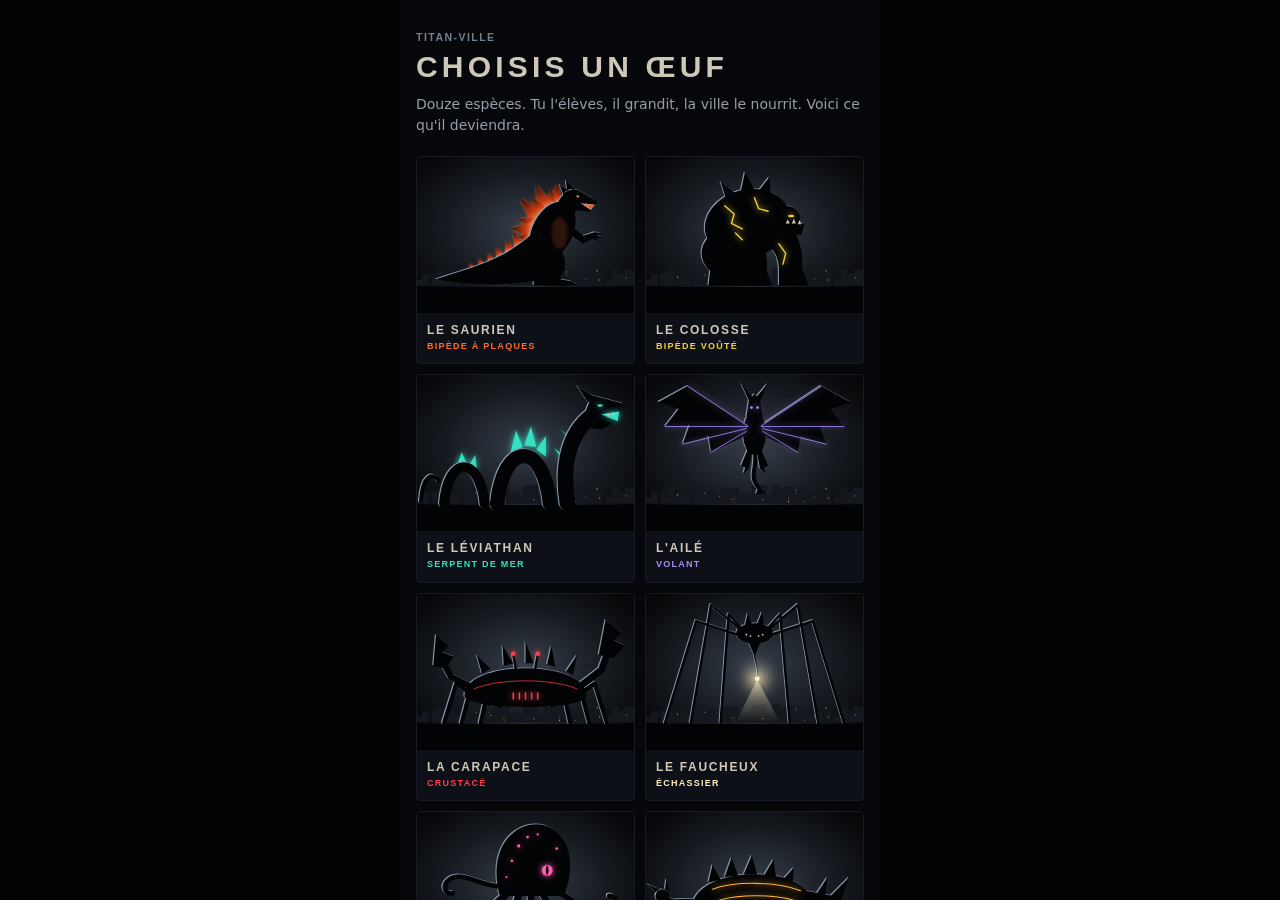
<file: index.html>
<!doctype html>
<html lang="fr">
<head>
<meta charset="utf-8">
<meta name="viewport" content="width=device-width,initial-scale=1,viewport-fit=cover,user-scalable=no">
<meta name="theme-color" content="#06070a">
<title>Titan-Ville</title>
<link rel="stylesheet" href="app.css">
</head>
<body>
<svg style="position:absolute;width:0;height:0" aria-hidden="true"><defs>
<filter id="b2" x="-50%" y="-50%" width="200%" height="200%"><feGaussianBlur stdDeviation="2"/></filter>
<filter id="b5" x="-80%" y="-80%" width="260%" height="260%"><feGaussianBlur stdDeviation="5"/></filter>
<filter id="b12" x="-100%" y="-100%" width="300%" height="300%"><feGaussianBlur stdDeviation="12"/></filter>
<linearGradient id="pl-braise" x1="0" y1="0" x2="0" y2="1"><stop offset="0" stop-color="#2a0c05"/><stop offset=".6" stop-color="#c93d14"/><stop offset="1" stop-color="#ffc98a"/></linearGradient>
<linearGradient id="beam" x1="0" y1="0" x2="1" y2="0"><stop offset="0" stop-color="#ffd08a" stop-opacity=".5"/><stop offset="1" stop-color="#ffd08a" stop-opacity="0"/></linearGradient>
<linearGradient id="beamv" x1="0" y1="0" x2="0" y2="1"><stop offset="0" stop-color="#dfe9f5" stop-opacity=".45"/><stop offset="1" stop-color="#dfe9f5" stop-opacity="0"/></linearGradient>
<linearGradient id="beamr" x1="0" y1="0" x2="0" y2="1"><stop offset="0" stop-color="#ff3b4e" stop-opacity=".5"/><stop offset="1" stop-color="#ff3b4e" stop-opacity="0"/></linearGradient>
<linearGradient id="beamu" x1="0" y1="1" x2="0" y2="0"><stop offset="0" stop-color="#dfe9f5" stop-opacity=".2"/><stop offset="1" stop-color="#dfe9f5" stop-opacity="0"/></linearGradient>
<linearGradient id="beamf" x1="0" y1="0" x2="0" y2="1"><stop offset="0" stop-color="#fff0c0" stop-opacity=".5"/><stop offset="1" stop-color="#fff0c0" stop-opacity="0"/></linearGradient>
<linearGradient id="refl" x1="0" y1="0" x2="0" y2="1"><stop offset="0" stop-color="#ffc76b" stop-opacity=".3"/><stop offset="1" stop-color="#ffc76b" stop-opacity="0"/></linearGradient>
<linearGradient id="cielv" x1="0" y1="0" x2="0" y2="1"><stop offset="0" stop-color="#020304"/><stop offset=".5" stop-color="#0a0e14"/><stop offset=".78" stop-color="#1c1416"/><stop offset=".86" stop-color="#3c1b13"/></linearGradient>
<radialGradient id="fog"><stop offset="0" stop-color="#363e49"/><stop offset=".6" stop-color="#161a20"/><stop offset="1" stop-color="#07080a"/></radialGradient>
<linearGradient id="mist" x1="0" y1="0" x2="0" y2="1"><stop offset="0" stop-color="#14181e" stop-opacity="0"/><stop offset="1" stop-color="#14181e" stop-opacity=".95"/></linearGradient>
<linearGradient id="gnd" x1="0" y1="0" x2="1" y2="0"><stop offset="0" stop-color="#55616f" stop-opacity="0"/><stop offset=".5" stop-color="#55616f" stop-opacity=".8"/><stop offset="1" stop-color="#55616f" stop-opacity="0"/></linearGradient>
</defs></svg>

<div id="app">
  <section id="accueil" class="ecran">
    <div class="t sub">Titan-Ville</div>
    <h1 class="t">Choisis un œuf</h1>
    <p class="lead">Douze espèces. Tu l'élèves, il grandit, la ville le nourrit. Voici ce qu'il deviendra.</p>
    <div id="especes"></div>
  </section>

  <section id="fiche" class="ecran">
    <button class="lien t" data-a="retour">← Les douze espèces</button>
    <div id="fiche-dessin"></div>
    <h1 class="t" id="fiche-nom"></h1>
    <div class="t sub" id="fiche-type"></div>
    <p id="fiche-d"></p>
    <p id="fiche-s"></p>
    <label class="t" for="nom">Son nom</label>
    <input id="nom" maxlength="14" autocomplete="off" spellcheck="false">
    <button class="gros t" data-a="couver">Couver cet œuf</button>
  </section>

  <section id="jeu" class="ecran">
    <header>
      <div class="tete">
        <div><h1 class="t" id="nm"></h1><div class="t sub" id="sub"></div></div>
        <button class="rond" data-a="journal" aria-label="Journal"></button>
      </div>
      <div class="jauges" id="jauges"></div>
      <div class="dep" id="dep"></div>
    </header>
    <main id="main">
      <svg id="scene" viewBox="0 0 300 420" preserveAspectRatio="xMidYMax slice"></svg>
      <div id="meteo" aria-hidden="true"><div id="brume"></div><div id="pluie2"></div><div id="eclair"></div></div>
      <div id="titre" aria-live="polite"><small class="t"></small><b class="t"></b><i></i></div>
      <div id="msg" class="t"></div>
      <div id="fondu" aria-hidden="true"></div>
    </main>
    <footer id="bar"></footer>
  </section>

  <div id="voile"><div id="panneau"></div></div>
</div>

<script src="js/art.js"></script>
<script src="js/core.js"></script>
<script src="js/jeu.js"></script>
</body>
</html>
</file>
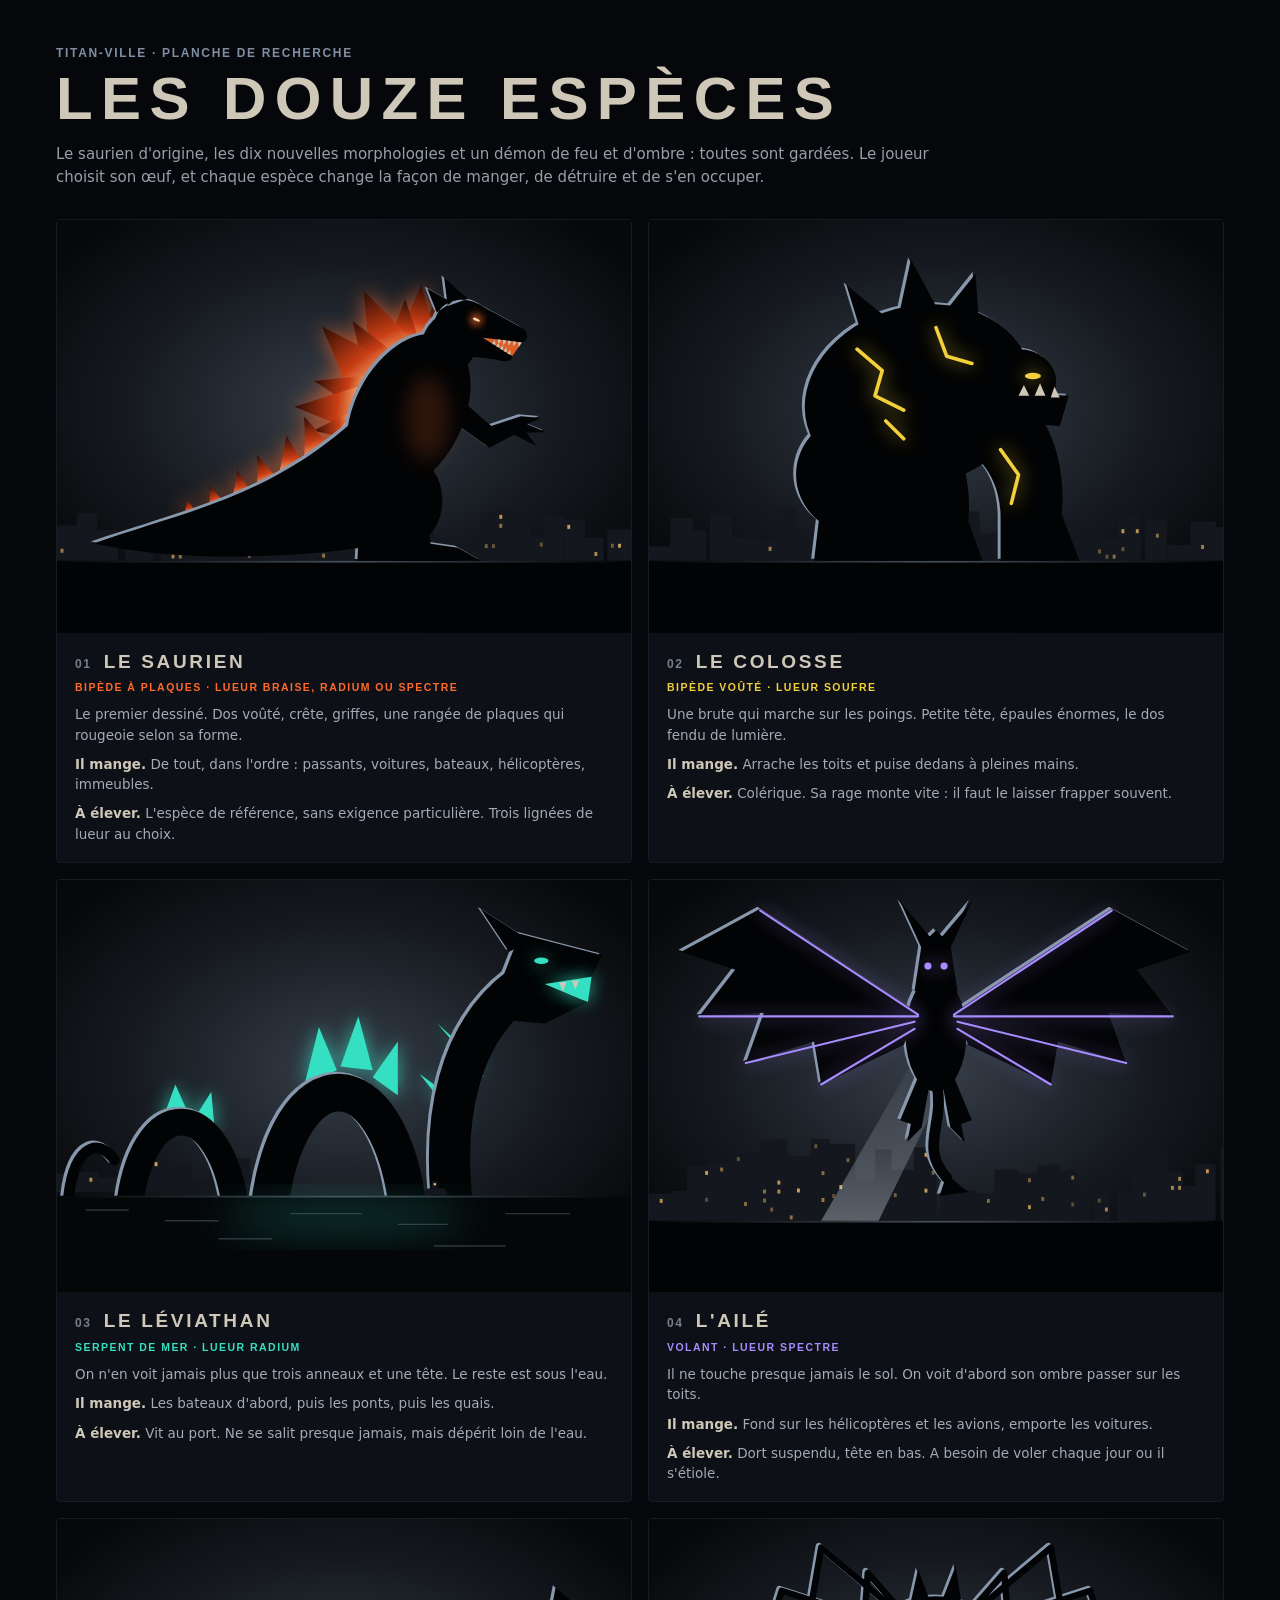
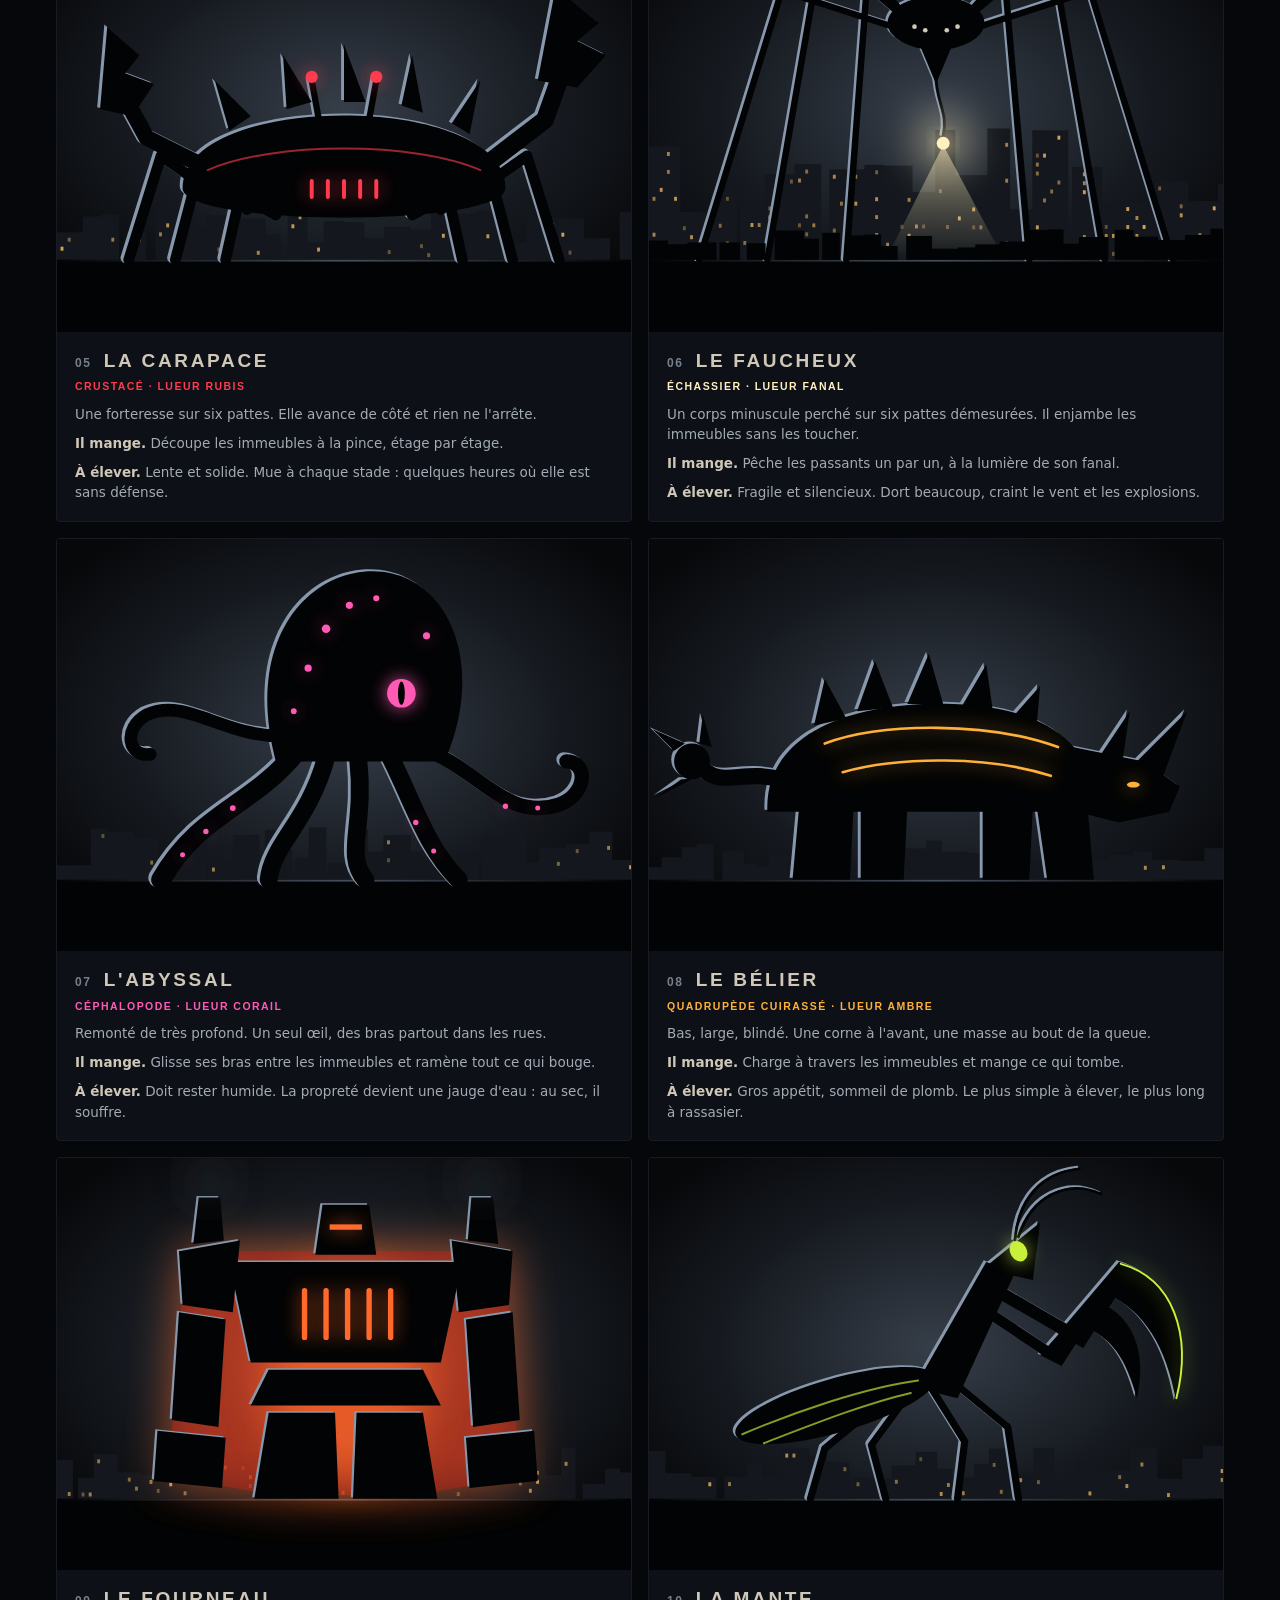
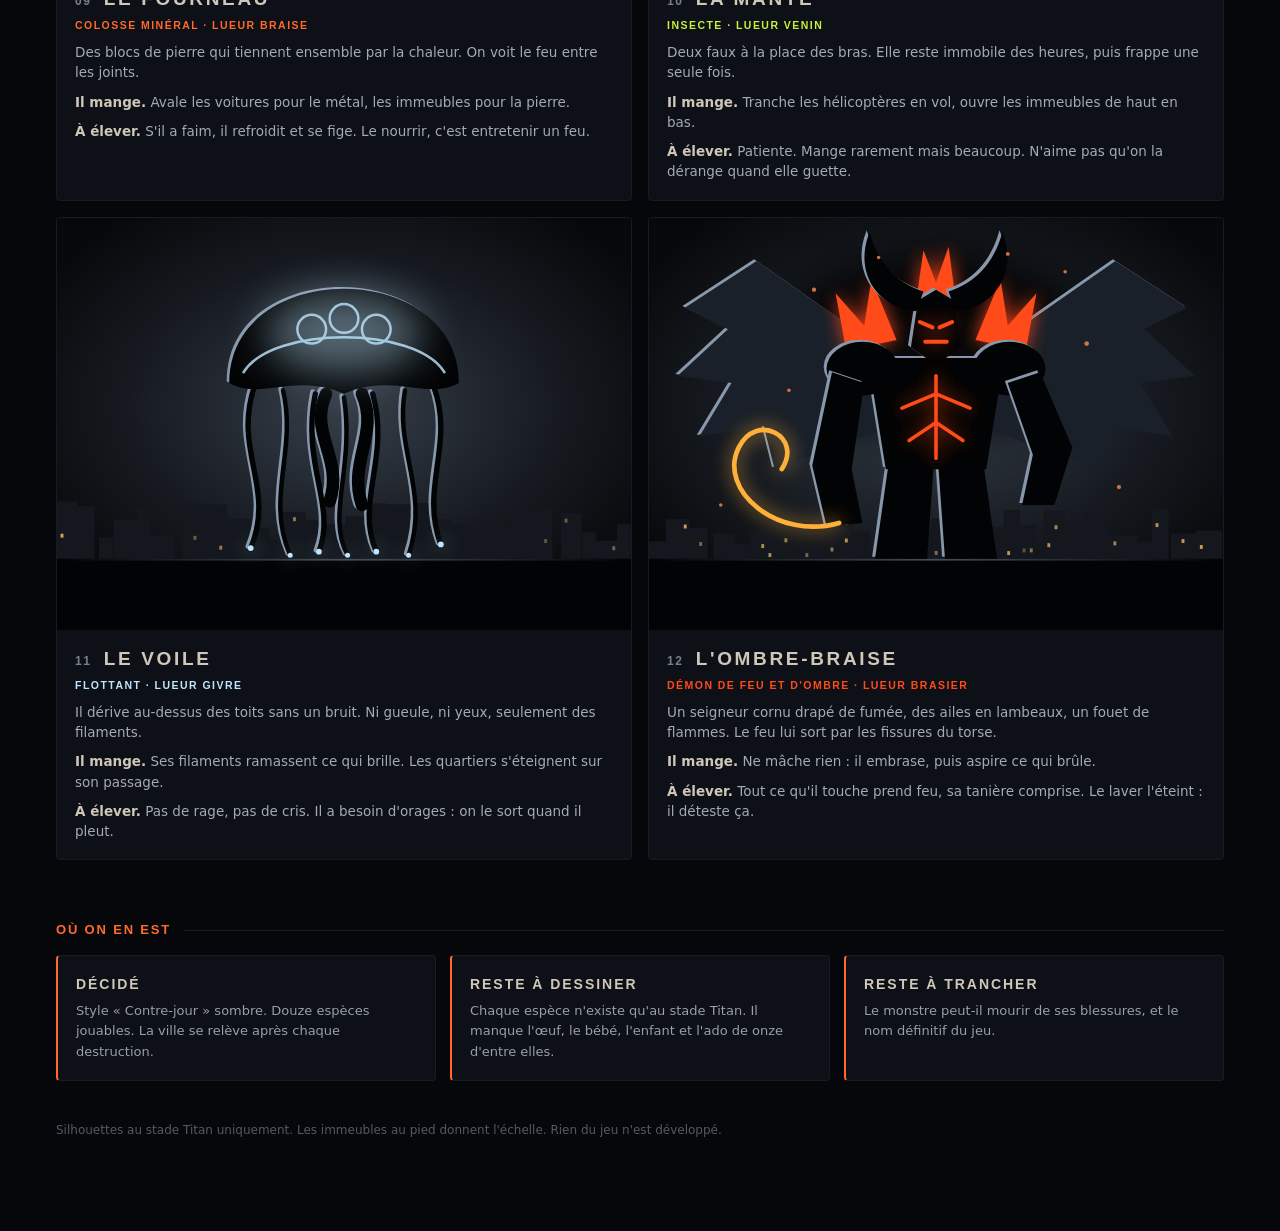
<file: monstres.html>
<!doctype html>
<html lang="fr">
<head>
<meta charset="utf-8">
<meta name="viewport" content="width=device-width,initial-scale=1">
<title>Titan-Ville — les douze espèces</title>
<style>
:root{--fond:#06070a;--ardoise:#0d1016;--trait:#171c24;--acier:#75808e;--os:#cfc8b8;--lune:#7f8fa3;--braise:#ff6a2a}
*{box-sizing:border-box}
html,body{margin:0;background:var(--fond);color:var(--os);font-family:"Segoe UI",system-ui,sans-serif;font-size:15px;line-height:1.55}
.t{font-family:Bahnschrift,"DIN Condensed","Roboto Condensed","Arial Narrow",sans-serif;text-transform:uppercase;letter-spacing:.14em;font-weight:600}
.page{max-width:1200px;margin:0 auto;padding:44px 16px 80px}
h1{margin:6px 0 0;font-size:clamp(30px,5vw,60px);line-height:1;letter-spacing:.1em}
.sub{font-size:12px;color:var(--lune)}
.lead{margin:14px 0 30px;color:#979fa9;max-width:60em}
.grid{display:grid;gap:16px;grid-template-columns:repeat(auto-fit,minmax(min(100%,420px),1fr))}
.card{background:var(--ardoise);border:1px solid var(--trait);border-radius:4px;overflow:hidden}
.card svg{display:block;width:100%;height:auto;background:#07080a}
.b{padding:14px 18px 18px}
.hd{display:flex;align-items:baseline;gap:12px}
.hd .n{font-size:12px;color:var(--acier)}
h3{margin:0;font-size:19px}
.k{font-size:10.5px;margin-top:3px}
.b p{margin:9px 0 0;font-size:13.5px;color:#a3abb5;line-height:1.5}
.b p b{color:var(--os);font-weight:600}
h2{margin:60px 0 14px;font-size:13px;color:var(--braise);display:flex;align-items:center;gap:12px}
h2:after{content:"";flex:1;height:1px;background:var(--trait)}
.g3{display:grid;gap:14px;grid-template-columns:repeat(auto-fit,minmax(250px,1fr))}
.plain{padding:18px;border-left:2px solid var(--braise)}
.plain h3{font-size:14px;margin-bottom:6px}
.plain p{margin:0;font-size:13px;color:#979fa9}
.foot{margin-top:40px;font-size:12px;color:#525a65}
</style>
</head>
<body>
<svg style="position:absolute;width:0;height:0" aria-hidden="true"><defs>
<filter id="b2" x="-50%" y="-50%" width="200%" height="200%"><feGaussianBlur stdDeviation="2"/></filter>
<filter id="b5" x="-80%" y="-80%" width="260%" height="260%"><feGaussianBlur stdDeviation="5"/></filter>
<filter id="b12" x="-100%" y="-100%" width="300%" height="300%"><feGaussianBlur stdDeviation="12"/></filter>
<linearGradient id="pl-braise" x1="0" y1="0" x2="0" y2="1"><stop offset="0" stop-color="#2a0c05"/><stop offset=".6" stop-color="#c93d14"/><stop offset="1" stop-color="#ffc98a"/></linearGradient>
<radialGradient id="fog"><stop offset="0" stop-color="#363e49"/><stop offset=".6" stop-color="#161a20"/><stop offset="1" stop-color="#07080a"/></radialGradient>
<linearGradient id="gnd" x1="0" y1="0" x2="1" y2="0"><stop offset="0" stop-color="#55616f" stop-opacity="0"/><stop offset=".5" stop-color="#55616f" stop-opacity=".8"/><stop offset="1" stop-color="#55616f" stop-opacity="0"/></linearGradient>
<linearGradient id="beamv" x1="0" y1="0" x2="0" y2="1"><stop offset="0" stop-color="#fff0c0" stop-opacity=".5"/><stop offset="1" stop-color="#fff0c0" stop-opacity="0"/></linearGradient>
<linearGradient id="beamu" x1="0" y1="1" x2="0" y2="0"><stop offset="0" stop-color="#dfe9f5" stop-opacity=".35"/><stop offset="1" stop-color="#dfe9f5" stop-opacity="0"/></linearGradient>
</defs></svg>

<div class="page">
  <div class="t sub">Titan-Ville · planche de recherche</div>
  <h1 class="t">Les douze espèces</h1>
  <p class="lead">Le saurien d'origine, les dix nouvelles morphologies et un démon de feu et d'ombre : toutes sont gardées. Le joueur choisit son œuf, et chaque espèce change la façon de manger, de détruire et de s'en occuper.</p>
  <div class="grid" id="g"></div>

  <h2 class="t">Où on en est</h2>
  <div class="g3">
    <div class="card plain"><h3 class="t">Décidé</h3><p>Style « Contre-jour » sombre. Douze espèces jouables. La ville se relève après chaque destruction.</p></div>
    <div class="card plain"><h3 class="t">Reste à dessiner</h3><p>Chaque espèce n'existe qu'au stade Titan. Il manque l'œuf, le bébé, l'enfant et l'ado de onze d'entre elles.</p></div>
    <div class="card plain"><h3 class="t">Reste à trancher</h3><p>Le monstre peut-il mourir de ses blessures, et le nom définitif du jeu.</p></div>
  </div>
  <p class="foot">Silhouettes au stade Titan uniquement. Les immeubles au pied donnent l'échelle. Rien du jeu n'est développé.</p>
</div>

<script>
function rng(a){return function(){a|=0;a=a+0x6D2B79F5|0;let t=Math.imul(a^a>>>15,1|a);t=t+Math.imul(t^t>>>7,61|t)^t;return((t^t>>>14)>>>0)/4294967296}}
const f=n=>(+n).toFixed(1);
const BODY='#020304',RIM='#8898ac',OS='#cfc8b8';
const grp=(c,el,x='')=>`<g fill="${c}" stroke="${c}" stroke-width="0" stroke-linecap="round" stroke-linejoin="round" ${x}>${el}</g>`;
const sil=(el,r=1.6,c=BODY)=>grp(RIM,el,`transform="translate(${-r},${-r*.7})"`)+grp(c,el);
const lum=(el,c,o=.8)=>grp(c,el,`opacity="${o}" filter="url(#b5)"`)+grp(c,el);
const halo=(el,c,o=.5)=>grp(c,el,`opacity="${o}" filter="url(#b12)"`);
function sky(seed,x0,x1,base,hmin,hmax,wmin,wmax,fill,win){
 const r=rng(seed);let x=x0,s='';
 while(x<x1){const w=wmin+r()*(wmax-wmin),h=hmin+r()*(hmax-hmin),y=base-h;
  s+=`<rect x="${f(x)}" y="${f(y)}" width="${f(w+.6)}" height="${f(h)}" fill="${fill}"/>`;
  if(win)for(let yy=y+3;yy<base-3;yy+=5)for(let xx=x+2;xx<x+w-2;xx+=4)if(r()<win)s+=`<rect x="${f(xx)}" y="${f(yy)}" width="1.6" height="2.2" fill="#ffc76b" opacity="${(.3+r()*.5).toFixed(2)}"/>`;
  x+=w+(r()<.2?r()*6:0);}
 return s;}
const bg=`<rect width="320" height="230" fill="#07080a"/><ellipse cx="160" cy="105" rx="200" ry="135" fill="url(#fog)"/>`;
const gnd=`<rect y="190" width="320" height="40" fill="#020304"/><rect y="190" width="320" height="1" fill="url(#gnd)"/>`;
const city=(seed,h1=8,h2=30,win=.12)=>sky(seed,0,320,190,h1,h2,7,15,'#14181e',win);

const f2=n=>(+n).toFixed(2),FAR='#1a2029';
/* le saurien d'origine, même dessin que dans planche-2.html */
function saurien(){
 const p={bw:56,bh:88,lh:40,lw:20,hr:15.5,sn:1.2,tl:150,lean:27,np:10,ps:23,eye:.1,teeth:5},c='#ff6a2a',rim=1.4;
 const rx=p.bw/2,ry=p.bh/2,a=p.lean*Math.PI/180,cy=-(p.lh*.8+ry);
 const rot=(x,y)=>[x*Math.cos(a)-y*Math.sin(a),cy+x*Math.sin(a)+y*Math.cos(a)];
 const T0=rot(0,-ry),hc=[T0[0]+p.hr*.55,T0[1]-p.hr*.3];
 const X=.6+p.sn*1.2,U=[X-.05,-.02],L=[X-.25,.5];
 const htr=`translate(${f(hc[0])},${f(hc[1])}) rotate(14) scale(${p.hr})`;
 const head=`<path transform="${htr}" d="M-1,0C-1,-.9 -.1,-1.1 .5,-.85L${f2(X-.2)},-.5C${f2(X+.1)},-.42 ${f2(X+.15)},-.12 ${f2(U[0])},${f2(U[1])}L.7,.14L${f2(L[0])},${f2(L[1])}C${f2(X-.2)},.68 ${f2(X-.5)},.78 ${f2(X-.7)},.74L0,.9C-.7,.92 -1,.5 -1,0ZM-.1,-1L-1.05,-1.5L-.7,-.6ZM-.6,-.75L-1.5,-1L-1,-.3Z"/>`;
 const neck=`<ellipse transform="translate(${f((T0[0]+hc[0])/2-p.hr*.2)},${f((T0[1]+hc[1])/2+p.hr*.35)}) rotate(${p.lean})" rx="${f(p.hr*.9)}" ry="${f(p.hr*1.15)}"/>`;
 const S=rot(-rx*.8,ry*.3),bx=-rx*.45,tip=[bx-p.tl,-p.tl*.06];
 const c1=[S[0]-p.tl*.3,S[1]*.45],c2=[tip[0]+p.tl*.35,tip[1]-p.tl*.1-3];
 const tail=`<path d="M${f(S[0])},${f(S[1])}C${f(c1[0])},${f(c1[1])} ${f(c2[0])},${f(c2[1])} ${f(tip[0])},${f(tip[1])}C${f(tip[0]+p.tl*.3)},1 ${f(bx-p.tl*.25)},0 ${f(rx*.2)},${f(-p.lh*.3)}Z"/>`;
 const leg=lx=>`<ellipse cx="${f(lx)}" cy="${f(-p.lh*.78)}" rx="${f(p.lw*.8)}" ry="${f(p.lh*.55)}"/><path d="M${f(lx-p.lw*.5)},${f(-p.lh*.5)}H${f(lx+p.lw*.42)}L${f(lx+p.lw*.5)},${f(-p.lh*.22)}L${f(lx+p.lw*1.2)},${f(-p.lh*.17)}L${f(lx+p.lw*1.8)},0H${f(lx-p.lw*.55)}Z"/>`;
 const armAt=(px,py,ang)=>{const A=rot(rx*px,-ry*py);return `<path transform="translate(${f(A[0])},${f(A[1])}) rotate(${f(ang)}) scale(${p.bw})" d="M-.14,-.1L.3,.16L.55,.02L.74,0L.62,.08L.8,.12L.63,.16L.74,.26L.52,.2L.32,.36L-.16,.14Z"/>`};
 const torso=`<ellipse transform="translate(0,${f(cy)}) rotate(${p.lean})" rx="${f(rx)}" ry="${f(ry)}"/>`;
 const pls=[],n1=p.np,n2=6;
 for(let i=0;i<n1;i++){const th=(-.6-.62*i/(n1-1))*Math.PI,q=rot(rx*Math.cos(th),ry*Math.sin(th));
  pls.push([q[0],q[1],Math.atan2(q[1]-cy,q[0])*180/Math.PI+90+(i%3-1)*7,p.ps*(.5+.5*Math.sin(Math.PI*(i+.6)/n1))*(i%2?1.18:.84)]);}
 const bz=t=>{const u=1-t;return[u*u*u*S[0]+3*u*u*t*c1[0]+3*u*t*t*c2[0]+t*t*t*tip[0],u*u*u*S[1]+3*u*u*t*c1[1]+3*u*t*t*c2[1]+t*t*t*tip[1]]};
 for(let i=0;i<n2;i++){const t=.16+.5*i/(n2-1),q=bz(t);pls.push([q[0],q[1],-14+(i%2?6:-5),p.ps*(.62-.38*i/(n2-1))]);}
 const plate=pls.map(q=>{const s=q[3];return `<path transform="translate(${f(q[0])},${f(q[1])}) rotate(${f(q[2])}) translate(0,${f(s*.3)})" d="M${f(-s*.6)},0L${f(-s*.3)},${f(-s*.8)}L${f(-s*.05)},${f(-s*1.6)}L${f(s*.3)},${f(-s*.75)}L${f(s*.6)},0Z"/>`}).join('');
 let teeth='';
 for(let i=1;i<=p.teeth;i++){const t=.3+.65*i/p.teeth,v=t-.06;
  const ux=.7+(U[0]-.7)*t,uy=.14+(U[1]-.14)*t,lx=.7+(L[0]-.7)*v,ly=.14+(L[1]-.14)*v;
  teeth+=`M${f2(ux-.06)},${f2(uy)}L${f2(ux-.01)},${f2(uy+.17)}L${f2(ux+.05)},${f2(uy)}ZM${f2(lx-.06)},${f2(ly)}L${f2(lx)},${f2(ly-.15)}L${f2(lx+.05)},${f2(ly)}Z`;}
 const ex=hc[0]+p.hr*.42,ey=hc[1]-p.hr*.3,er=p.hr*p.eye,C=rot(rx*.35,-ry*.05);
 return `<g fill="${c}" opacity=".75" filter="url(#b5)">${plate}</g><g fill="url(#pl-braise)">${plate}</g>`
  +sil(tail+leg(-rx*.55)+torso+neck+head+leg(rx*.05)+armAt(.8,.4,p.lean*.4),rim)
  +`<ellipse cx="${f(C[0])}" cy="${f(C[1])}" rx="${f(rx*.4)}" ry="${f(ry*.5)}" fill="${c}" opacity=".17" filter="url(#b5)"/>`
  +`<g transform="${htr}"><path d="M.7,.14L${f2(U[0])},${f2(U[1])}L${f2(L[0])},${f2(L[1])}Z" fill="${c}" opacity=".85"/><path d="${teeth}" fill="${OS}"/></g>`
  +`<circle cx="${f(ex)}" cy="${f(ey)}" r="${f(er*2.2)}" fill="${c}" opacity=".6" filter="url(#b2)"/><ellipse cx="${f(ex)}" cy="${f(ey)}" rx="${f(er*1.25)}" ry="${f(er*.45)}" fill="#ffd9a8" transform="rotate(24 ${f(ex)} ${f(ey)})"/>`;
}
const M=[
{n:"Le Saurien",k:"Bipède à plaques · lueur braise, radium ou spectre",c:"#ff6a2a",
 d:"Le premier dessiné. Dos voûté, crête, griffes, une rangée de plaques qui rougeoie selon sa forme.",
 e:"De tout, dans l'ordre : passants, voitures, bateaux, hélicoptères, immeubles.",
 s:"L'espèce de référence, sans exigence particulière. Trois lignées de lueur au choix.",
 v:c=>bg+city(11)+gnd+`<g transform="translate(196,190) scale(1.08)">${saurien()}</g>`},

{n:"Le Colosse",k:"Bipède voûté · lueur soufre",c:"#f2d03b",
 d:"Une brute qui marche sur les poings. Petite tête, épaules énormes, le dos fendu de lumière.",
 e:"Arrache les toits et puise dedans à pleines mains.",
 s:"Colérique. Sa rage monte vite : il faut le laisser frapper souvent.",
 v:c=>bg+city(1)+gnd+sil(`<path d="M118,62L110,36L132,54ZM140,50L146,22L160,48ZM166,50L182,30L184,58Z"/><ellipse cx="118" cy="142" rx="36" ry="34"/><ellipse transform="rotate(-15 150 98)" cx="150" cy="98" rx="64" ry="50"/><path d="M98,140L92,190H134L138,152Z"/><path d="M128,150L130,190H156L150,150Z"/><path d="M150,95C176,118 180,150 178,168L186,190H150V166C146,140 136,126 130,116Z"/><ellipse cx="206" cy="90" rx="21" ry="18"/><path d="M196,96L234,98L229,115L200,112Z"/><path d="M168,82C216,82 234,128 230,164L240,190H196V166C196,140 180,126 160,120Z"/>`)
  +lum(`<path d="M116,72l14,12l-4,14l16,8M160,60l6,16l14,4M196,128l10,14l-4,16M132,112l10,10" fill="none" stroke-width="2"/><ellipse cx="214" cy="87" rx="4.500" ry="1.8"/>`,c)
  +`<path d="M206,98l3,-6l3,6ZM215,98l3,-7l3,7ZM224,99l2,-6l3,6Z" fill="${OS}"/>`},

{n:"Le Léviathan",k:"Serpent de mer · lueur radium",c:"#35e0c2",
 d:"On n'en voit jamais plus que trois anneaux et une tête. Le reste est sous l'eau.",
 e:"Les bateaux d'abord, puis les ponts, puis les quais.",
 s:"Vit au port. Ne se salit presque jamais, mais dépérit loin de l'eau.",
 v:c=>bg+sky(2,0,120,174,6,20,7,14,'#14181e',.12)
  +lum(`<path d="M138,114L146,82L156,106ZM158,104L168,76L176,106ZM176,110L190,90L190,120ZM58,136L66,114L74,132ZM76,134L86,118L88,140ZM224,124L202,108L226,138ZM232,98L212,80L238,110Z"/>`,c,.7)
  +sil(`<path d="M6,182C8,150 22,142 32,156" fill="none" stroke-width="6"/><path d="M40,186C46,118 92,118 100,186" fill="none" stroke-width="15"/><path d="M118,186C128,96 186,96 196,186" fill="none" stroke-width="21"/><path d="M222,194C212,130 226,84 258,60" fill="none" stroke-width="23"/><path d="M244,66L258,30L304,42L298,54L272,58L296,68L272,80L250,78Z"/><path d="M252,40L236,16L264,34Z"/>`)
  +lum(`<path d="M272,58L298,54L296,68Z"/><ellipse cx="270" cy="45" rx="4" ry="1.8"/>`,c)
  +`<path d="M280,57l2,5l2,-5ZM287,56l2,5l2,-5Z" fill="${OS}"/>`
  +`<rect y="176" width="320" height="54" fill="#040608"/><rect y="176" width="320" height="1" fill="url(#gnd)"/><g stroke="#55616f" stroke-width=".8" opacity=".5"><path d="M16,184h24M60,190h30M130,186h40M190,192h28M250,186h36M90,200h30M210,204h40"/></g>`
  +halo(`<ellipse cx="160" cy="188" rx="70" ry="6"/>`,c,.35)
  +`<path d="M204,176h14l-2,-4h-10Z" fill="#14181e"/><rect x="209" y="168" width="3" height="4" fill="#14181e"/><rect x="210" y="169" width="1.2" height="1.2" fill="#ffc76b"/>`},

{n:"L'Ailé",k:"Volant · lueur spectre",c:"#a78bff",
 d:"Il ne touche presque jamais le sol. On voit d'abord son ombre passer sur les toits.",
 e:"Fond sur les hélicoptères et les avions, emporte les voitures.",
 s:"Dort suspendu, tête en bas. A besoin de voler chaque jour ou il s'étiole.",
 v:c=>bg+city(3,14,46)+gnd+`<path d="M96,190L150,96L172,100L128,190Z" fill="url(#beamu)"/>`
  +`<g transform="translate(0,-22)">`+sil(`<path d="M150,96L62,38L18,62L48,72L28,98L64,96L54,124L92,112L96,136L142,114Z"/><path d="M170,96L258,38L302,62L272,72L292,98L256,96L266,124L228,112L224,136L178,114Z"/><ellipse cx="160" cy="108" rx="17" ry="32"/><path d="M148,84L152,58L160,50L168,58L172,84Z"/><path d="M152,60L140,34L157,54ZM168,60L180,34L163,54Z"/><path d="M160,134C166,158 150,170 166,188" fill="none" stroke-width="6"/><path d="M166,186l12,10l-16,2Z"/><path d="M150,132L140,156L146,158L144,168L152,160L156,138ZM170,132L180,156L174,158L176,168L168,160L164,138Z"/>`)
  +lum(`<path d="M150,97L62,39M150,98L28,98M148,101L54,124M148,105L96,136M170,97L258,39M170,98L292,98M172,101L266,124M172,105L224,136" fill="none" stroke-width="1.2"/><circle cx="155.500" cy="70" r="2"/><circle cx="164.500" cy="70" r="2"/>`,c,.9)+`</g>`},

{n:"La Carapace",k:"Crustacé · lueur rubis",c:"#ff3b4e",
 d:"Une forteresse sur six pattes. Elle avance de côté et rien ne l'arrête.",
 e:"Découpe les immeubles à la pince, étage par étage.",
 s:"Lente et solide. Mue à chaque stade : quelques heures où elle est sans défense.",
 v:c=>bg+city(4)+gnd+sil(`<path d="M96,118L88,90L108,110ZM128,106L126,76L142,102ZM160,102L160,70L172,102ZM192,104L198,76L204,108ZM220,114L236,90L230,120Z"/><path d="M70,150C70,96 250,96 250,150C250,172 70,172 70,150Z"/><g fill="none" stroke-width="6"><path d="M92,156L58,132L40,190M106,162L78,144L66,190M122,165L102,154L94,190M228,156L262,132L280,190M214,162L242,144L254,190M198,165L218,154L226,190"/></g><path d="M238,138L272,112L282,84" fill="none" stroke-width="10"/><path d="M268,90L278,38L302,58L290,68L306,76L290,94Z"/><path d="M82,138L50,122L38,100" fill="none" stroke-width="9"/><path d="M24,106L28,60L46,76L38,86L54,92L42,110Z"/><path d="M146,112L142,90M174,112L178,90" fill="none" stroke-width="3.5"/>`)
  +lum(`<circle cx="142" cy="88" r="3.4"/><circle cx="178" cy="88" r="3.4"/><path d="M142,146v9M151,146v9M160,146v9M169,146v9M178,146v9" fill="none" stroke-width="2.2"/>`,c)
  +grp(c,`<path d="M84,140C120,124 200,124 236,140" fill="none" stroke-width="1.1"/>`,'opacity=".6"')},

{n:"Le Faucheux",k:"Échassier · lueur fanal",c:"#fff0c0",
 d:"Un corps minuscule perché sur six pattes démesurées. Il enjambe les immeubles sans les toucher.",
 e:"Pêche les passants un par un, à la lumière de son fanal.",
 s:"Fragile et silencieux. Dort beaucoup, craint le vent et les explosions.",
 v:c=>bg+sky(5,0,320,190,26,74,10,20,'#14181e',.14)+gnd
  +`<path d="M164,126L132,190H198Z" fill="url(#beamv)"/>`
  +sil(`<g fill="none" stroke-width="3.6"><path d="M142,62L74,40L28,190M146,58L96,16L66,190M150,62L122,30L110,190M178,62L246,40L292,190M174,58L224,16L254,190M170,62L198,30L212,190"/></g><ellipse cx="160" cy="58" rx="27" ry="15"/><path d="M146,46L150,28L156,44ZM164,44L171,26L174,46Z"/><path d="M150,68L160,92L170,68Z"/><path d="M160,88C160,102 167,108 164,121" fill="none" stroke-width="1.6"/>`,1.3)
  +halo(`<circle cx="164" cy="125" r="14"/>`,c,.6)+lum(`<circle cx="164" cy="125" r="3.6"/>`,c)
  +grp(OS,`<circle cx="148" cy="60" r="1.3"/><circle cx="154" cy="62" r="1.3"/><circle cx="166" cy="62" r="1.3"/><circle cx="172" cy="60" r="1.3"/>`)
  +sky(15,0,320,190,6,18,8,16,'#020304',0)},

{n:"L'Abyssal",k:"Céphalopode · lueur corail",c:"#ff5ab4",
 d:"Remonté de très profond. Un seul œil, des bras partout dans les rues.",
 e:"Glisse ses bras entre les immeubles et ramène tout ce qui bouge.",
 s:"Doit rester humide. La propreté devient une jauge d'eau : au sec, il souffre.",
 v:c=>bg+city(6)+gnd+sil(`<path d="M122,124C104,56 140,18 176,18C218,18 240,70 216,124Z"/><g fill="none"><path d="M134,118C108,150 80,152 58,190" stroke-width="11"/><path d="M150,122C140,158 120,170 118,190" stroke-width="10"/><path d="M168,124C172,160 160,176 172,190" stroke-width="10"/><path d="M186,122C200,150 206,172 224,190" stroke-width="10"/><path d="M202,116C236,128 250,158 280,148C296,142 296,124 284,124" stroke-width="8"/><path d="M126,110C92,110 72,88 50,98C36,106 40,122 52,120" stroke-width="7"/></g>`)
  +lum(`<circle cx="192" cy="86" r="8"/>`,c)+`<ellipse cx="192" cy="86" rx="1.9" ry="6.6" fill="${BODY}"/>`
  +lum(`<circle cx="150" cy="50" r="2.4"/><circle cx="163" cy="37" r="2"/><circle cx="140" cy="72" r="2"/><circle cx="178" cy="33" r="1.7"/><circle cx="206" cy="54" r="2"/><circle cx="132" cy="96" r="1.6"/><circle cx="98" cy="150" r="1.6"/><circle cx="83" cy="163" r="1.5"/><circle cx="70" cy="176" r="1.4"/><circle cx="250" cy="149" r="1.5"/><circle cx="268" cy="150" r="1.4"/><circle cx="200" cy="158" r="1.5"/><circle cx="210" cy="174" r="1.4"/>`,c,.7)},

{n:"Le Bélier",k:"Quadrupède cuirassé · lueur ambre",c:"#ffb03a",
 d:"Bas, large, blindé. Une corne à l'avant, une masse au bout de la queue.",
 e:"Charge à travers les immeubles et mange ce qui tombe.",
 s:"Gros appétit, sommeil de plomb. Le plus simple à élever, le plus long à rassasier.",
 v:c=>bg+city(7,6,22)+gnd+sil(`<path d="M92,104L98,78L110,100ZM116,96L126,68L136,94ZM144,92L156,64L164,92ZM174,94L188,70L192,98ZM202,100L218,82L216,106Z"/><path d="M66,152C64,106 118,90 170,92C216,94 244,110 248,142L248,152Z"/><path d="M84,146L80,190H112L114,150Z"/><path d="M118,150V190H142L144,150Z"/><path d="M186,150V190H212L214,150Z"/><path d="M216,148L222,190H248L244,144Z"/><path d="M236,116L276,124L296,138L290,152L262,158L238,152Z"/><path d="M270,126L300,96L286,134Z"/><path d="M252,120L268,96L264,124Z"/><path d="M74,134C50,128 40,140 28,126" fill="none" stroke-width="9"/><circle cx="24" cy="124" r="10"/><path d="M14,118L2,106L20,114ZM18,134L4,144L24,134ZM28,114L30,98L35,116Z"/>`)
  +lum(`<path d="M98,114C130,102 190,102 228,116M108,130C140,121 190,121 224,132" fill="none" stroke-width="1.5"/><ellipse cx="270" cy="137" rx="3.6" ry="1.6"/>`,c,.75)},

{n:"Le Fourneau",k:"Colosse minéral · lueur braise",c:"#ff6a2a",
 d:"Des blocs de pierre qui tiennent ensemble par la chaleur. On voit le feu entre les joints.",
 e:"Avale les voitures pour le métal, les immeubles pour la pierre.",
 s:"S'il a faim, il refroidit et se fige. Le nourrir, c'est entretenir un feu.",
 v:c=>bg+city(8)+gnd+halo(`<path d="M70,50H252L262,180L200,190H122L60,180Z"/>`,c,.55)+grp('#b3261a',`<path d="M72,52H250L258,178L198,188H124L62,178Z"/>`,'opacity=".55"')+halo(`<ellipse cx="161" cy="120" rx="46" ry="60"/>`,c,.7)
  +sil(`<path d="M110,190L118,142H155L157,190Z"/><path d="M165,190L167,142H204L212,190Z"/><path d="M108,138H214L204,118H118Z"/><path d="M108,114H214L226,58H96Z"/><path d="M68,52L102,46L98,86L70,82Z"/><path d="M220,46L254,52L252,82L224,86Z"/><path d="M68,86L94,90L90,150L64,146Z"/><path d="M228,90L254,86L258,146L232,150Z"/><path d="M56,152L94,156L92,184L54,180Z"/><path d="M228,156L266,152L268,180L230,184Z"/><path d="M144,54H178L174,26H148Z"/><path d="M76,48L79,22H91L93,46ZM229,46L231,22H243L246,48Z"/>`,1.2)
  +lum(`<rect x="152" y="37" width="18" height="3"/><path d="M138,74v26M150,74v26M162,74v26M174,74v26M186,74v26" fill="none" stroke-width="3"/>`,c)
  +halo(`<ellipse cx="85" cy="12" rx="8" ry="8"/><ellipse cx="237" cy="12" rx="8" ry="8"/>`,'#3d434c',.8)},

{n:"La Mante",k:"Insecte · lueur venin",c:"#c9f03a",
 d:"Deux faux à la place des bras. Elle reste immobile des heures, puis frappe une seule fois.",
 e:"Tranche les hélicoptères en vol, ouvre les immeubles de haut en bas.",
 s:"Patiente. Mange rarement mais beaucoup. N'aime pas qu'on la dérange quand elle guette.",
 v:c=>bg+city(9)+gnd+sil(`<g fill="none" stroke-width="4"><path d="M156,126L176,158L172,190M146,130L124,160L132,190M132,134L98,162L90,190M166,122L200,150L206,190"/></g><ellipse transform="rotate(-16 104 138)" cx="104" cy="138" rx="58" ry="15"/><path d="M148,128L188,58L204,64L172,134Z"/><path d="M186,62L218,36L214,68Z"/><g fill="none" stroke-width="1.5"><path d="M206,44C214,20 234,12 252,20M204,46C206,22 220,8 240,6"/></g><path d="M186,84L222,108" fill="none" stroke-width="6"/><path d="M218,110L246,78L252,82L230,116Z"/><path d="M246,78C270,86 278,108 272,134C266,112 258,100 242,94Z"/><path d="M194,74L232,96" fill="none" stroke-width="7"/><path d="M228,98L262,58L270,62L242,106Z"/><path d="M262,58C292,66 304,98 294,136C288,104 276,86 256,76Z"/>`,1.4)
  +lum(`<ellipse cx="206" cy="52" rx="4.6" ry="6" transform="rotate(-30 206 52)"/><path d="M263,59C292,67 303,98 294,134" fill="none" stroke-width="1.1"/>`,c)
  +grp(c,`<path d="M150,124C120,128 80,142 52,154M146,131C120,137 90,149 64,159" fill="none" stroke-width="1.1"/>`,'opacity=".65"')},

{n:"Le Voile",k:"Flottant · lueur givre",c:"#bfe6ff",
 d:"Il dérive au-dessus des toits sans un bruit. Ni gueule, ni yeux, seulement des filaments.",
 e:"Ses filaments ramassent ce qui brille. Les quartiers s'éteignent sur son passage.",
 s:"Pas de rage, pas de cris. Il a besoin d'orages : on le sort quand il pleut.",
 v:c=>bg+sky(10,0,320,190,10,34,7,15,'#14181e',.04)+gnd
  +sil(`<g fill="none"><path d="M110,94C98,130 122,150 108,184" stroke-width="3"/><path d="M126,96C134,130 116,156 130,188" stroke-width="2.5"/><path d="M144,98C136,138 156,160 146,186" stroke-width="3"/><path d="M160,100C166,140 150,166 162,188" stroke-width="2.5"/><path d="M176,98C186,134 166,158 178,186" stroke-width="3"/><path d="M194,96C188,130 208,152 196,188" stroke-width="2.5"/><path d="M210,94C222,126 202,150 214,182" stroke-width="3"/><path d="M150,98C140,120 160,134 152,158" stroke-width="7"/><path d="M170,98C180,120 162,136 170,160" stroke-width="7"/></g><path d="M96,92C96,22 224,22 224,92C206,102 188,86 160,98C132,86 114,102 96,92Z"/>`,1.4)
  +halo(`<ellipse cx="160" cy="64" rx="44" ry="22"/>`,c,.45)
  +grp(c,`<g fill="none" stroke-width="1.4"><circle cx="142" cy="62" r="8"/><circle cx="160" cy="56" r="8"/><circle cx="178" cy="62" r="8"/><path d="M104,86C120,60 200,60 216,86"/></g>`,'opacity=".8"')
  +lum(`<circle cx="108" cy="184" r="1.6"/><circle cx="130" cy="188" r="1.4"/><circle cx="146" cy="186" r="1.6"/><circle cx="162" cy="188" r="1.4"/><circle cx="178" cy="186" r="1.6"/><circle cx="196" cy="188" r="1.4"/><circle cx="214" cy="182" r="1.6"/>`,c,.9)},

{n:"L'Ombre-Braise",k:"Démon de feu et d'ombre · lueur brasier",c:"#ff4a1a",
 d:"Un seigneur cornu drapé de fumée, des ailes en lambeaux, un fouet de flammes. Le feu lui sort par les fissures du torse.",
 e:"Ne mâche rien : il embrase, puis aspire ce qui brûle.",
 s:"Tout ce qu'il touche prend feu, sa tanière comprise. Le laver l'éteint : il déteste ça.",
 v:c=>bg+city(12)+gnd
  +halo(`<ellipse cx="160" cy="70" rx="90" ry="50"/>`,'#020304',.8)
  +sil(`<path d="M140,80L60,24L20,50L44,62L16,88L46,92L28,122L64,116L70,140L130,118Z"/><path d="M180,80L260,24L300,50L276,62L304,88L274,92L292,122L256,116L250,140L190,118Z"/>`,1.4,FAR)
  +lum(`<path d="M110,74L104,42L120,60L124,34L138,68ZM210,74L216,42L200,60L196,34L182,68ZM149,46L153,18L160,36L167,16L171,46Z"/>`,c,.85)
  +sil(`<path d="M134,134H159L155,190H126Z"/><path d="M161,134H186L194,190H165Z"/><path d="M122,78H198L188,140H132Z"/><ellipse cx="119" cy="84" rx="20" ry="15"/><ellipse cx="201" cy="84" rx="20" ry="15"/><path d="M146,72L150,46L160,40L170,46L174,72L160,82Z"/><path d="M149,52C127,50 114,30 123,8C128,26 138,36 153,41Z"/><path d="M171,52C193,50 206,30 197,8C192,26 182,36 167,41Z"/>`)
  +sil(`<path d="M102,86L120,92L113,140L119,170L99,172L91,138Z"/><path d="M200,92L218,86L236,128L226,160L208,160L214,132Z"/>`)
  +lum(`<path d="M160,88V134M160,98L141,106M160,98L179,106M160,114L145,124M160,114L175,124" fill="none" stroke-width="2"/><path d="M151,58l7,3M169,58l-7,3M154,69h12" fill="none" stroke-width="2.2"/>`,c)
  +lum(`<path d="M106,170C72,180 38,152 50,128C60,108 86,122 74,140" fill="none" stroke-width="2.6"/>`,'#ffb03a',.9)
  +grp('#ff8a4a',`<circle cx="92" cy="40" r="1.2"/><circle cx="232" cy="30" r="1"/><circle cx="244" cy="70" r="1.3"/><circle cx="78" cy="96" r="1"/><circle cx="200" cy="20" r="1.1"/><circle cx="128" cy="22" r="1"/><circle cx="262" cy="150" r="1.2"/><circle cx="40" cy="160" r="1"/>`,'opacity=".8"')}
];
document.getElementById('g').innerHTML=M.map((m,i)=>`<div class="card"><svg viewBox="0 0 320 230" role="img" aria-label="${m.n}">${m.v(m.c)}</svg><div class="b"><div class="hd"><span class="n t">${String(i+1).padStart(2,'0')}</span><h3 class="t">${m.n}</h3></div><div class="k t" style="color:${m.c}">${m.k}</div><p>${m.d}</p><p><b>Il mange.</b> ${m.e}</p><p><b>À élever.</b> ${m.s}</p></div></div>`).join('');
</script>
</body>
</html>
</file>
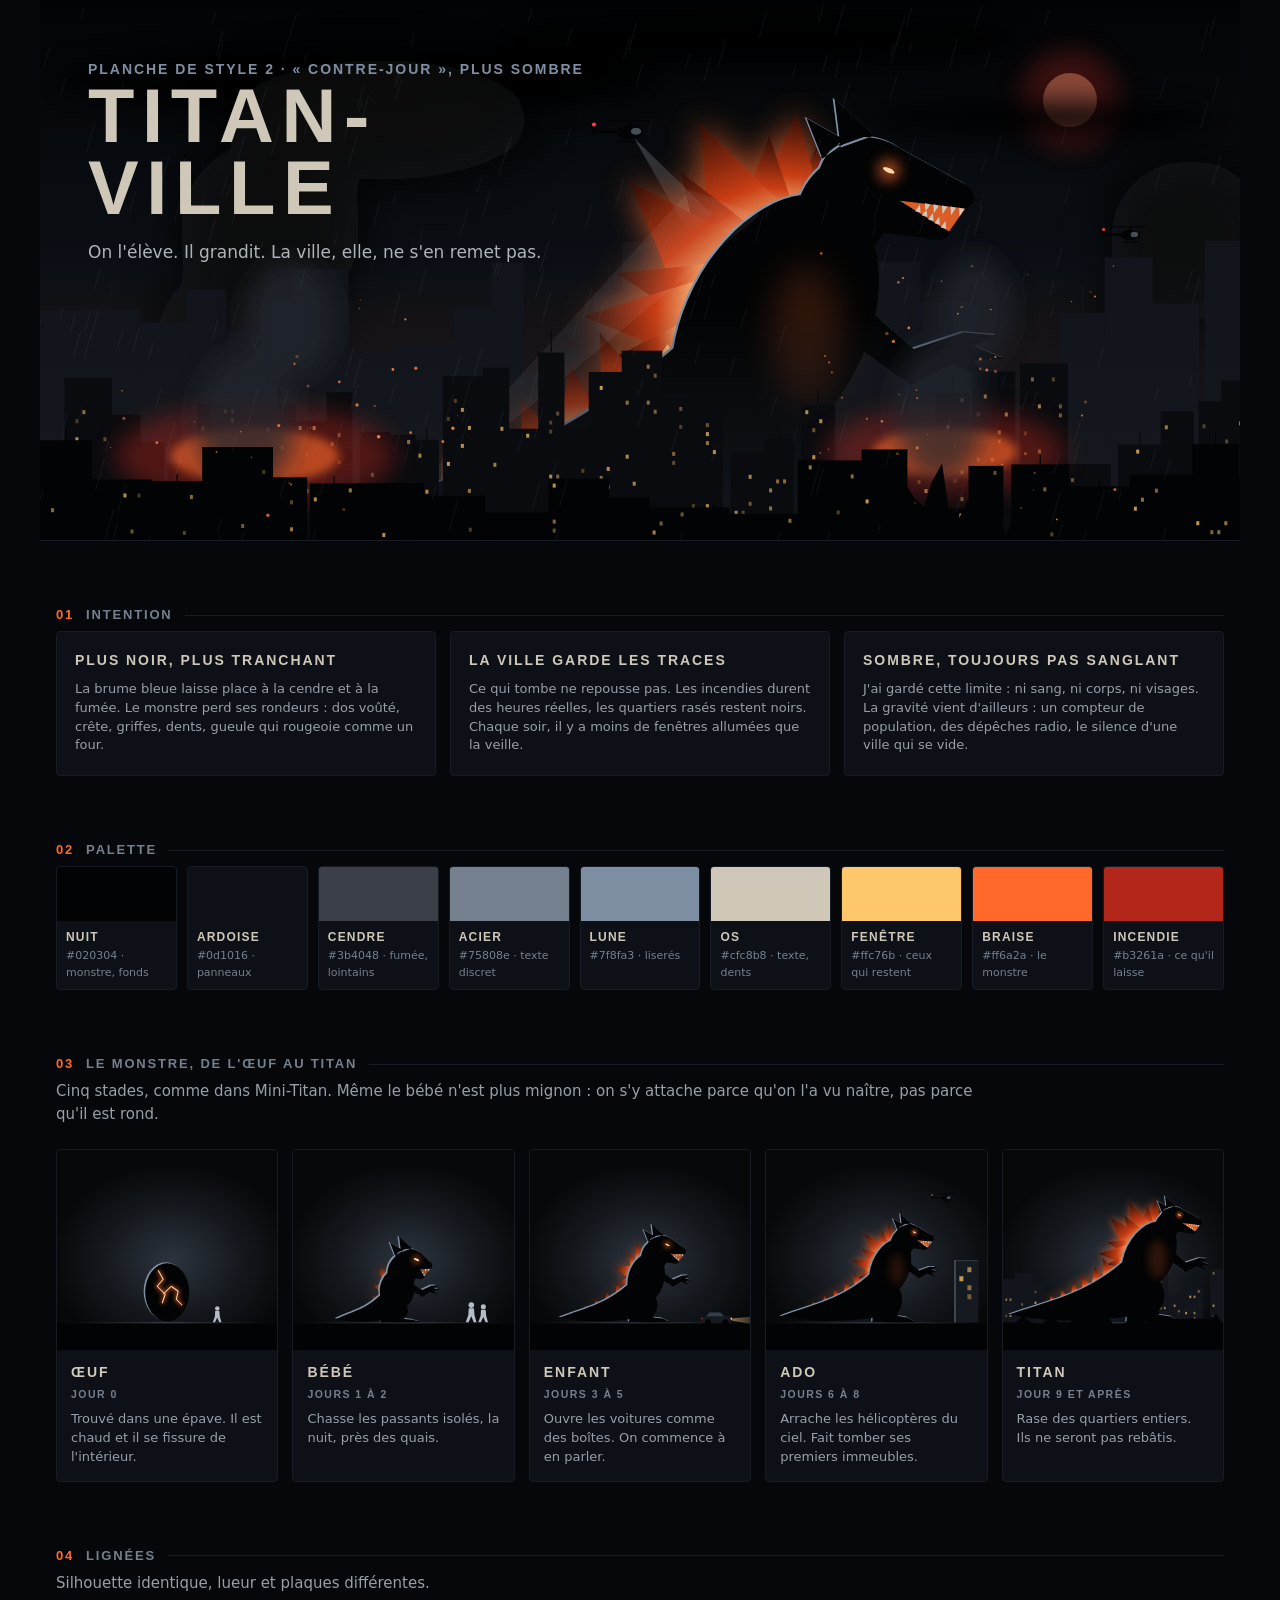
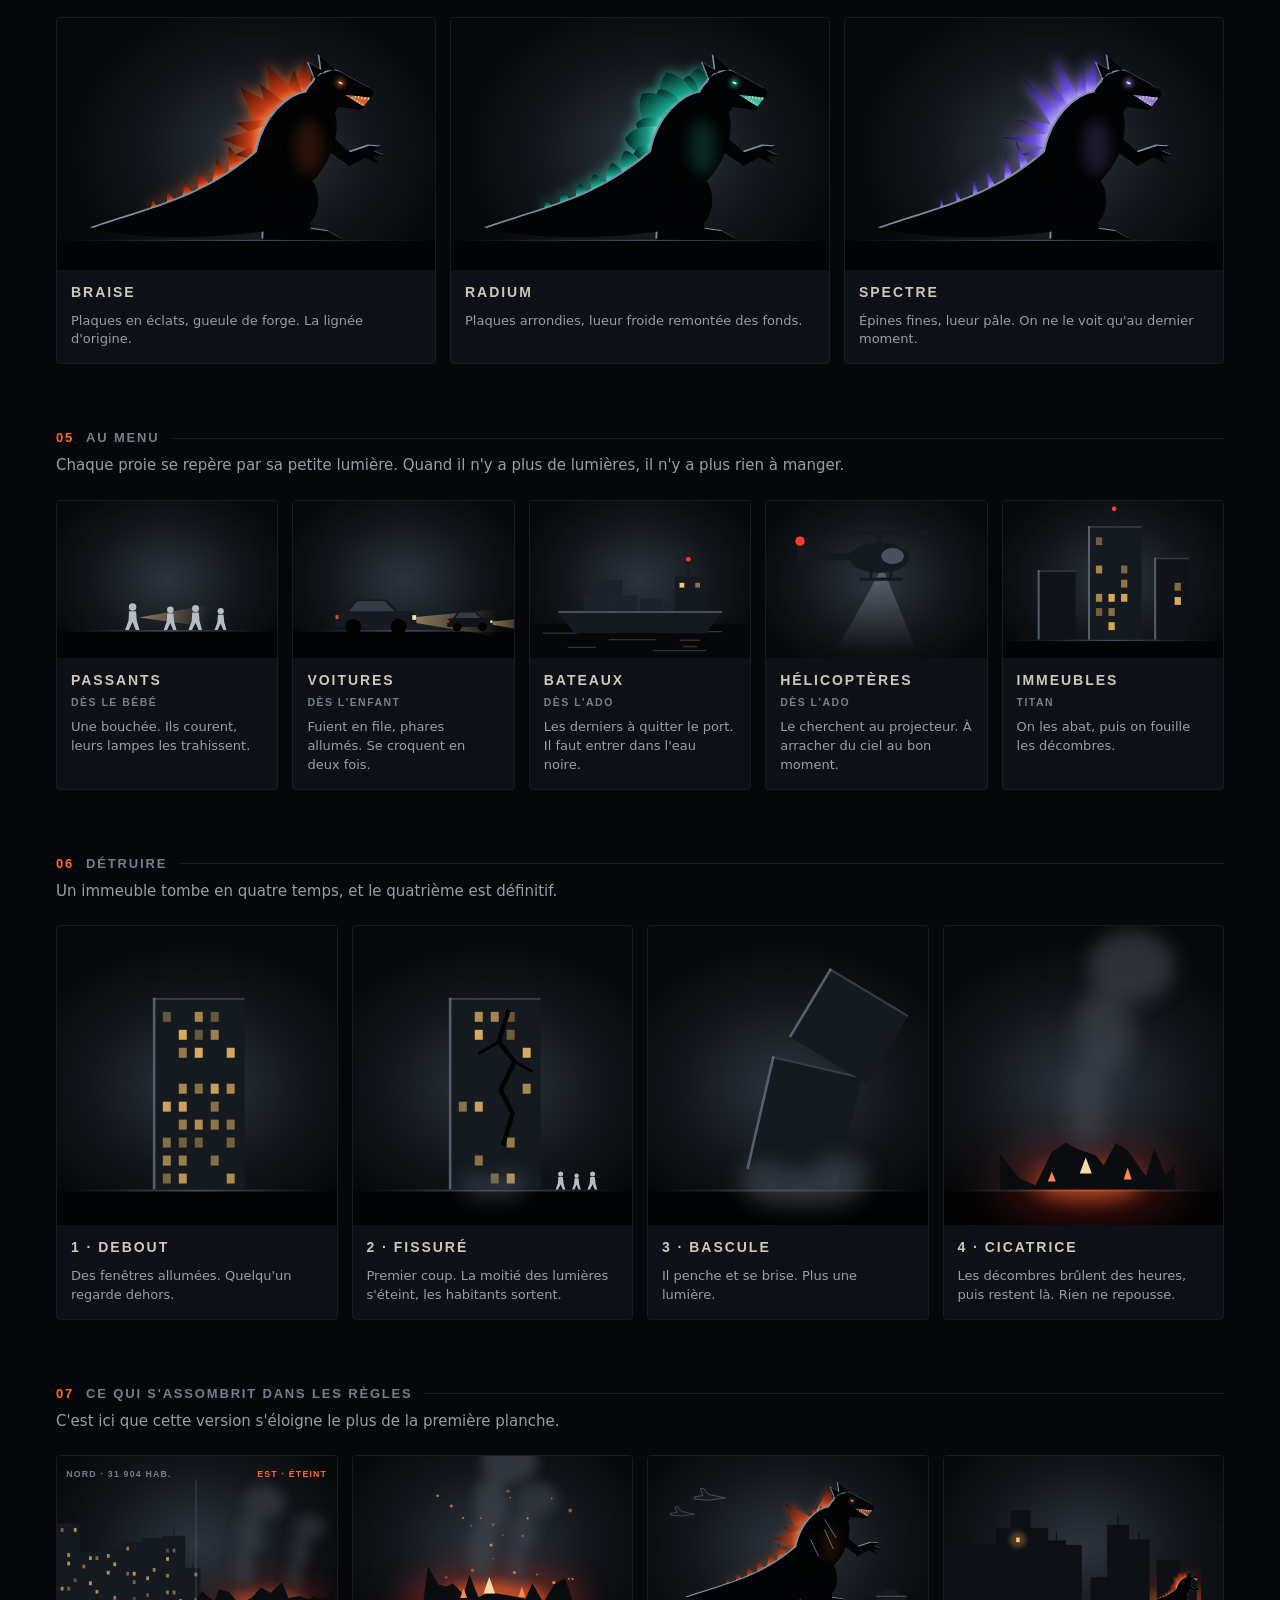
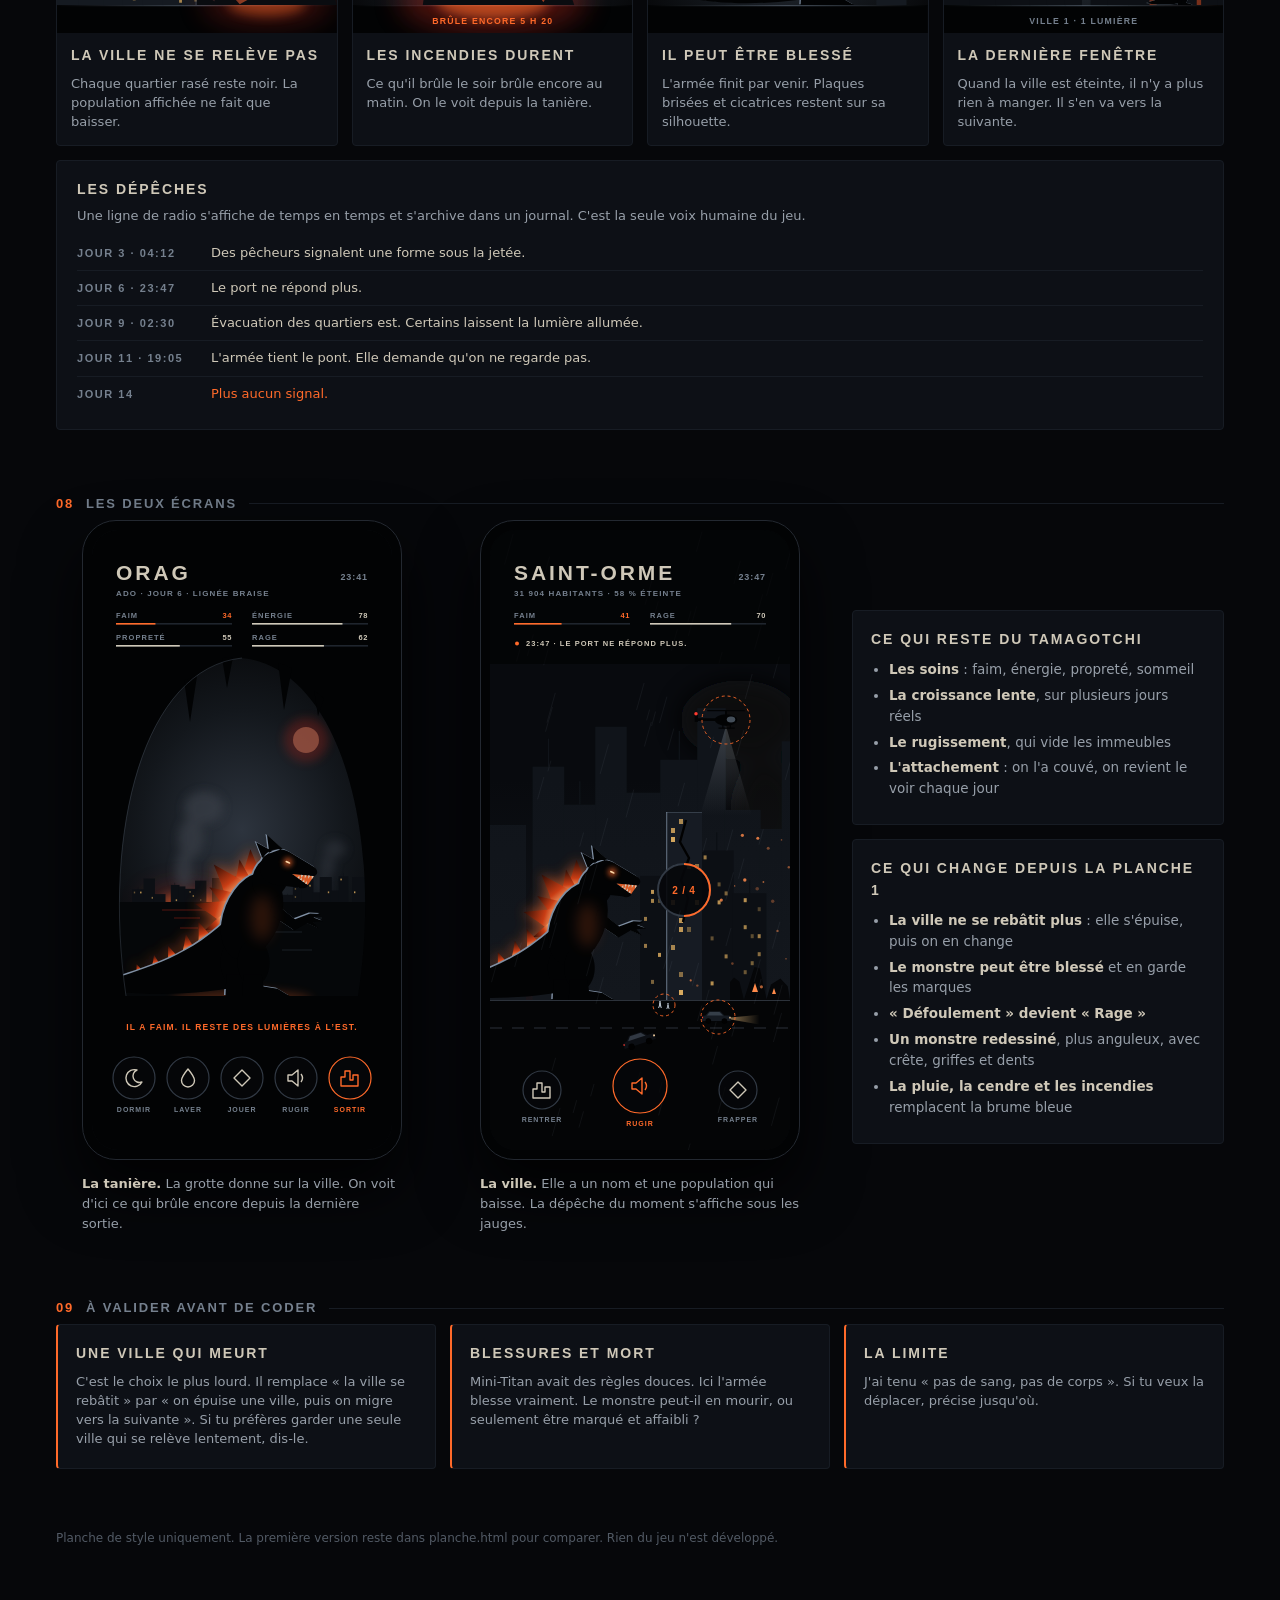
<file: planche-2.html>
<!doctype html>
<html lang="fr">
<head>
<meta charset="utf-8">
<meta name="viewport" content="width=device-width,initial-scale=1">
<title>Titan-Ville — planche de style 2, plus sombre</title>
<style>
:root{--noir:#020304;--fond:#06070a;--ardoise:#0d1016;--trait:#171c24;--cendre:#3b4048;--acier:#75808e;--os:#cfc8b8;--lune:#7f8fa3;--braise:#ff6a2a;--incendie:#b3261a}
*{box-sizing:border-box}
html,body{margin:0;background:var(--fond);color:var(--os);font-family:"Segoe UI",system-ui,sans-serif;font-size:15px;line-height:1.55}
.t{font-family:Bahnschrift,"DIN Condensed","Roboto Condensed","Arial Narrow",sans-serif;text-transform:uppercase;letter-spacing:.14em;font-weight:600}
.page{max-width:1200px;margin:0 auto;padding:0 16px 80px}
.hero{position:relative;margin:0 -16px;overflow:hidden;border-bottom:1px solid var(--trait)}
.hero svg{display:block;width:100%;height:auto}
.hero .txt{position:absolute;left:4%;top:9%;max-width:44%}
.hero h1{margin:0;font-size:clamp(30px,6vw,76px);line-height:.95;letter-spacing:.1em}
.hero .sub{margin-top:10px;font-size:clamp(10px,1.3vw,14px);color:var(--lune)}
.hero p{margin:14px 0 0;font-size:clamp(12px,1.5vw,17px);color:#aeb4bb;max-width:28em}
section{margin-top:64px}
h2{margin:0 0 6px;font-size:13px;color:var(--braise);display:flex;align-items:center;gap:12px}
h2:after{content:"";flex:1;height:1px;background:var(--trait)}
h2 b{color:var(--acier);font-weight:600}
.lead{margin:0 0 22px;color:#979fa9;max-width:62em}
.grid{display:grid;gap:14px}
.g3{grid-template-columns:repeat(auto-fit,minmax(250px,1fr))}
.g5{grid-template-columns:repeat(auto-fit,minmax(190px,1fr))}
.g4{grid-template-columns:repeat(auto-fit,minmax(210px,1fr))}
.card{background:var(--ardoise);border:1px solid var(--trait);border-radius:4px;overflow:hidden}
.card svg{display:block;width:100%;height:auto;background:#07080a}
.card .b{padding:12px 14px 14px}
.card h3{margin:0;font-size:14px;color:var(--os)}
.card .k{font-size:10.5px;color:var(--acier);margin-top:2px}
.card p{margin:8px 0 0;font-size:13px;color:#979fa9;line-height:1.45}
.plain{padding:18px 18px 20px}
.plain h3{margin-bottom:8px}
.sw{display:flex;flex-wrap:wrap;gap:10px}
.sw div{flex:1 1 110px;border:1px solid var(--trait);border-radius:4px;overflow:hidden;background:var(--ardoise)}
.sw i{display:block;height:54px}
.sw span{display:block;padding:7px 9px 8px;font-size:11px;color:var(--acier)}
.sw span b{display:block;color:var(--os);font-size:12px;letter-spacing:.1em}
.disp{margin-top:14px;padding:18px 20px}
.disp div{display:flex;gap:16px;padding:7px 0;border-top:1px solid var(--trait);font-size:13px;color:var(--os)}
.disp div:first-of-type{border-top:0}
.disp div span{flex:0 0 118px;color:var(--acier);font-size:11px;padding-top:2px}
.disp div.last{color:var(--braise)}
.screens{display:grid;grid-template-columns:repeat(auto-fit,minmax(280px,1fr));gap:26px;align-items:start}
.phone{max-width:320px;margin:0 auto;border-radius:34px;padding:9px;background:#020304;border:1px solid #232830;box-shadow:0 30px 60px #000c}
.phone svg{display:block;width:100%;height:auto;border-radius:26px}
.cap{max-width:320px;margin:14px auto 0;font-size:13px;color:#979fa9}
.cap b{color:var(--os)}
ul{margin:0;padding-left:18px;color:#979fa9;font-size:13.5px}
li{margin:5px 0}
li b{color:var(--os);font-weight:600}
.q{border-left:2px solid var(--braise)}
.foot{margin-top:60px;font-size:12px;color:#525a65}
</style>
</head>
<body>

<svg style="position:absolute;width:0;height:0" aria-hidden="true">
<defs>
<filter id="b2" x="-50%" y="-50%" width="200%" height="200%"><feGaussianBlur stdDeviation="2"/></filter>
<filter id="b5" x="-80%" y="-80%" width="260%" height="260%"><feGaussianBlur stdDeviation="5"/></filter>
<filter id="b12" x="-100%" y="-100%" width="300%" height="300%"><feGaussianBlur stdDeviation="12"/></filter>
<filter id="b24" x="-100%" y="-100%" width="300%" height="300%"><feGaussianBlur stdDeviation="24"/></filter>
<linearGradient id="pl-braise" x1="0" y1="0" x2="0" y2="1"><stop offset="0" stop-color="#2a0c05"/><stop offset=".6" stop-color="#c93d14"/><stop offset="1" stop-color="#ffc98a"/></linearGradient>
<linearGradient id="pl-radium" x1="0" y1="0" x2="0" y2="1"><stop offset="0" stop-color="#04211d"/><stop offset=".6" stop-color="#17a08a"/><stop offset="1" stop-color="#c9fff2"/></linearGradient>
<linearGradient id="pl-spectre" x1="0" y1="0" x2="0" y2="1"><stop offset="0" stop-color="#150e30"/><stop offset=".6" stop-color="#6a4ee0"/><stop offset="1" stop-color="#ece4ff"/></linearGradient>
<linearGradient id="beam" x1="0" y1="0" x2="1" y2="0"><stop offset="0" stop-color="#ffd08a" stop-opacity=".5"/><stop offset="1" stop-color="#ffd08a" stop-opacity="0"/></linearGradient>
<linearGradient id="beamv" x1="0" y1="0" x2="0" y2="1"><stop offset="0" stop-color="#dfe9f5" stop-opacity=".45"/><stop offset="1" stop-color="#dfe9f5" stop-opacity="0"/></linearGradient>
<radialGradient id="fog"><stop offset="0" stop-color="#2d343e"/><stop offset=".6" stop-color="#13171c"/><stop offset="1" stop-color="#07080a"/></radialGradient>
<linearGradient id="sky" x1="0" y1="0" x2="0" y2="1"><stop offset="0" stop-color="#020304"/><stop offset=".5" stop-color="#0b0f15"/><stop offset=".8" stop-color="#261411"/><stop offset="1" stop-color="#6a2412"/></linearGradient>
<linearGradient id="mist" x1="0" y1="0" x2="0" y2="1"><stop offset="0" stop-color="#14181e" stop-opacity="0"/><stop offset="1" stop-color="#14181e" stop-opacity=".95"/></linearGradient>
<linearGradient id="gnd" x1="0" y1="0" x2="1" y2="0"><stop offset="0" stop-color="#55616f" stop-opacity="0"/><stop offset=".5" stop-color="#55616f" stop-opacity=".8"/><stop offset="1" stop-color="#55616f" stop-opacity="0"/></linearGradient>
</defs>
</svg>

<div class="page">

<div class="hero">
  <div id="hero"></div>
  <div class="txt">
    <div class="t sub">Planche de style 2 · « Contre-jour », plus sombre</div>
    <h1 class="t">Titan-Ville</h1>
    <p>On l'élève. Il grandit. La ville, elle, ne s'en remet pas.</p>
  </div>
</div>

<section>
  <h2 class="t">01 <b>Intention</b></h2>
  <div class="grid g3">
    <div class="card plain"><h3 class="t">Plus noir, plus tranchant</h3><p>La brume bleue laisse place à la cendre et à la fumée. Le monstre perd ses rondeurs : dos voûté, crête, griffes, dents, gueule qui rougeoie comme un four.</p></div>
    <div class="card plain"><h3 class="t">La ville garde les traces</h3><p>Ce qui tombe ne repousse pas. Les incendies durent des heures réelles, les quartiers rasés restent noirs. Chaque soir, il y a moins de fenêtres allumées que la veille.</p></div>
    <div class="card plain"><h3 class="t">Sombre, toujours pas sanglant</h3><p>J'ai gardé cette limite : ni sang, ni corps, ni visages. La gravité vient d'ailleurs : un compteur de population, des dépêches radio, le silence d'une ville qui se vide.</p></div>
  </div>
</section>

<section>
  <h2 class="t">02 <b>Palette</b></h2>
  <div class="sw">
    <div><i style="background:#020304"></i><span><b class="t">Nuit</b>#020304 · monstre, fonds</span></div>
    <div><i style="background:#0d1016"></i><span><b class="t">Ardoise</b>#0d1016 · panneaux</span></div>
    <div><i style="background:#3b4048"></i><span><b class="t">Cendre</b>#3b4048 · fumée, lointains</span></div>
    <div><i style="background:#75808e"></i><span><b class="t">Acier</b>#75808e · texte discret</span></div>
    <div><i style="background:#7f8fa3"></i><span><b class="t">Lune</b>#7f8fa3 · liserés</span></div>
    <div><i style="background:#cfc8b8"></i><span><b class="t">Os</b>#cfc8b8 · texte, dents</span></div>
    <div><i style="background:#ffc76b"></i><span><b class="t">Fenêtre</b>#ffc76b · ceux qui restent</span></div>
    <div><i style="background:#ff6a2a"></i><span><b class="t">Braise</b>#ff6a2a · le monstre</span></div>
    <div><i style="background:#b3261a"></i><span><b class="t">Incendie</b>#b3261a · ce qu'il laisse</span></div>
  </div>
</section>

<section>
  <h2 class="t">03 <b>Le monstre, de l'œuf au Titan</b></h2>
  <p class="lead">Cinq stades, comme dans Mini-Titan. Même le bébé n'est plus mignon : on s'y attache parce qu'on l'a vu naître, pas parce qu'il est rond.</p>
  <div class="grid g5" id="stades"></div>
</section>

<section>
  <h2 class="t">04 <b>Lignées</b></h2>
  <p class="lead">Silhouette identique, lueur et plaques différentes.</p>
  <div class="grid g3" id="lignees"></div>
</section>

<section>
  <h2 class="t">05 <b>Au menu</b></h2>
  <p class="lead">Chaque proie se repère par sa petite lumière. Quand il n'y a plus de lumières, il n'y a plus rien à manger.</p>
  <div class="grid g5" id="menu"></div>
</section>

<section>
  <h2 class="t">06 <b>Détruire</b></h2>
  <p class="lead">Un immeuble tombe en quatre temps, et le quatrième est définitif.</p>
  <div class="grid g4" id="ruine"></div>
</section>

<section>
  <h2 class="t">07 <b>Ce qui s'assombrit dans les règles</b></h2>
  <p class="lead">C'est ici que cette version s'éloigne le plus de la première planche.</p>
  <div class="grid g4" id="regles"></div>
  <div class="card disp">
    <h3 class="t">Les dépêches</h3>
    <p style="margin:6px 0 10px;font-size:13px;color:#979fa9">Une ligne de radio s'affiche de temps en temps et s'archive dans un journal. C'est la seule voix humaine du jeu.</p>
    <div><span class="t">Jour 3 · 04:12</span>Des pêcheurs signalent une forme sous la jetée.</div>
    <div><span class="t">Jour 6 · 23:47</span>Le port ne répond plus.</div>
    <div><span class="t">Jour 9 · 02:30</span>Évacuation des quartiers est. Certains laissent la lumière allumée.</div>
    <div><span class="t">Jour 11 · 19:05</span>L'armée tient le pont. Elle demande qu'on ne regarde pas.</div>
    <div class="last"><span class="t">Jour 14</span>Plus aucun signal.</div>
  </div>
</section>

<section>
  <h2 class="t">08 <b>Les deux écrans</b></h2>
  <div class="screens">
    <div><div class="phone" id="ph1"></div><p class="cap"><b>La tanière.</b> La grotte donne sur la ville. On voit d'ici ce qui brûle encore depuis la dernière sortie.</p></div>
    <div><div class="phone" id="ph2"></div><p class="cap"><b>La ville.</b> Elle a un nom et une population qui baisse. La dépêche du moment s'affiche sous les jauges.</p></div>
    <div class="grid" style="align-self:center">
      <div class="card plain"><h3 class="t">Ce qui reste du tamagotchi</h3><ul>
        <li><b>Les soins</b> : faim, énergie, propreté, sommeil</li>
        <li><b>La croissance lente</b>, sur plusieurs jours réels</li>
        <li><b>Le rugissement</b>, qui vide les immeubles</li>
        <li><b>L'attachement</b> : on l'a couvé, on revient le voir chaque jour</li></ul></div>
      <div class="card plain"><h3 class="t">Ce qui change depuis la planche 1</h3><ul>
        <li><b>La ville ne se rebâtit plus</b> : elle s'épuise, puis on en change</li>
        <li><b>Le monstre peut être blessé</b> et en garde les marques</li>
        <li><b>« Défoulement » devient « Rage »</b></li>
        <li><b>Un monstre redessiné</b>, plus anguleux, avec crête, griffes et dents</li>
        <li><b>La pluie, la cendre et les incendies</b> remplacent la brume bleue</li></ul></div>
    </div>
  </div>
</section>

<section>
  <h2 class="t">09 <b>À valider avant de coder</b></h2>
  <div class="grid g3">
    <div class="card plain q"><h3 class="t">Une ville qui meurt</h3><p>C'est le choix le plus lourd. Il remplace « la ville se rebâtit » par « on épuise une ville, puis on migre vers la suivante ». Si tu préfères garder une seule ville qui se relève lentement, dis-le.</p></div>
    <div class="card plain q"><h3 class="t">Blessures et mort</h3><p>Mini-Titan avait des règles douces. Ici l'armée blesse vraiment. Le monstre peut-il en mourir, ou seulement être marqué et affaibli&nbsp;?</p></div>
    <div class="card plain q"><h3 class="t">La limite</h3><p>J'ai tenu « pas de sang, pas de corps ». Si tu veux la déplacer, précise jusqu'où.</p></div>
  </div>
  <p class="foot">Planche de style uniquement. La première version reste dans planche.html pour comparer. Rien du jeu n'est développé.</p>
</section>

</div>

<script>
function rng(a){return function(){a|=0;a=a+0x6D2B79F5|0;let t=Math.imul(a^a>>>15,1|a);t=t+Math.imul(t^t>>>7,61|t)^t;return((t^t>>>14)>>>0)/4294967296}}
const f=n=>(+n).toFixed(1),f2=n=>(+n).toFixed(2);
const BODY='#020304',RIM='#7f8fa3';
const ACC={braise:'#ff6a2a',radium:'#35e0c2',spectre:'#a78bff'};
const ACL={braise:'#ffd9a8',radium:'#d5fff5',spectre:'#f0eaff'};
const T=(x,y,s,txt,c='#cfc8b8',ls=.14,an='start')=>`<text x="${x}" y="${y}" font-size="${s}" fill="${c}" letter-spacing="${ls}em" text-anchor="${an}" font-family="Bahnschrift,'DIN Condensed','Arial Narrow',sans-serif" font-weight="600">${txt}</text>`;
const ST={
 bebe:{bw:30,bh:36,lh:13,lw:11,hr:14,sn:.6,tl:46,lean:10,np:4,ps:7,eye:.15,teeth:2},
 enfant:{bw:36,bh:52,lh:22,lw:13,hr:14.5,sn:.85,tl:78,lean:16,np:6,ps:11,eye:.13,teeth:3},
 ado:{bw:42,bh:68,lh:32,lw:15,hr:14.5,sn:1.05,tl:112,lean:22,np:8,ps:16,eye:.11,teeth:4},
 titan:{bw:56,bh:88,lh:40,lw:20,hr:15.5,sn:1.2,tl:150,lean:27,np:10,ps:23,eye:.1,teeth:5}
};
function mon(k,o={}){
 const p=ST[k],acc=o.acc||'braise',gl=o.glow??1,rim=o.rim??1.4,shape=o.shape||0;
 const rx=p.bw/2,ry=p.bh/2,a=p.lean*Math.PI/180,cy=-(p.lh*.8+ry);
 const rot=(x,y)=>[x*Math.cos(a)-y*Math.sin(a),cy+x*Math.sin(a)+y*Math.cos(a)];
 const T0=rot(0,-ry),hc=[T0[0]+p.hr*.55,T0[1]-p.hr*.3];
 const X=.6+p.sn*1.2,U=[X-.05,-.02],L=[X-.25,.5];
 const htr=`translate(${f(hc[0])},${f(hc[1])}) rotate(14) scale(${p.hr})`;
 const head=`<path transform="${htr}" d="M-1,0C-1,-.9 -.1,-1.1 .5,-.85L${f2(X-.2)},-.5C${f2(X+.1)},-.42 ${f2(X+.15)},-.12 ${f2(U[0])},${f2(U[1])}L.7,.14L${f2(L[0])},${f2(L[1])}C${f2(X-.2)},.68 ${f2(X-.5)},.78 ${f2(X-.7)},.74L0,.9C-.7,.92 -1,.5 -1,0ZM-.1,-1L-1.05,-1.5L-.7,-.6ZM-.6,-.75L-1.5,-1L-1,-.3Z"/>`;
 const neck=`<ellipse transform="translate(${f((T0[0]+hc[0])/2-p.hr*.2)},${f((T0[1]+hc[1])/2+p.hr*.35)}) rotate(${p.lean})" rx="${f(p.hr*.9)}" ry="${f(p.hr*1.15)}"/>`;
 const S=rot(-rx*.8,ry*.3),bx=-rx*.45,tip=[bx-p.tl,-p.tl*.06];
 const c1=[S[0]-p.tl*.3,S[1]*.45],c2=[tip[0]+p.tl*.35,tip[1]-p.tl*.1-3];
 const tail=`<path d="M${f(S[0])},${f(S[1])}C${f(c1[0])},${f(c1[1])} ${f(c2[0])},${f(c2[1])} ${f(tip[0])},${f(tip[1])}C${f(tip[0]+p.tl*.3)},1 ${f(bx-p.tl*.25)},0 ${f(rx*.2)},${f(-p.lh*.3)}Z"/>`;
 const leg=lx=>`<ellipse cx="${f(lx)}" cy="${f(-p.lh*.78)}" rx="${f(p.lw*.8)}" ry="${f(p.lh*.55)}"/><path d="M${f(lx-p.lw*.5)},${f(-p.lh*.5)}H${f(lx+p.lw*.42)}L${f(lx+p.lw*.5)},${f(-p.lh*.22)}L${f(lx+p.lw*1.2)},${f(-p.lh*.17)}L${f(lx+p.lw*1.8)},0H${f(lx-p.lw*.55)}Z"/>`;
 const A=rot(rx*.8,-ry*.4);
 const arm=`<path transform="translate(${f(A[0])},${f(A[1])}) rotate(${f(p.lean*.4)}) scale(${p.bw})" d="M-.14,-.1L.3,.16L.55,.02L.74,0L.62,.08L.8,.12L.63,.16L.74,.26L.52,.2L.32,.36L-.16,.14Z"/>`;
 const torso=`<ellipse transform="translate(0,${f(cy)}) rotate(${p.lean})" rx="${f(rx)}" ry="${f(ry)}"/>`;
 const shapes=tail+leg(-rx*.55)+torso+neck+head+leg(rx*.05)+arm;
 const pls=[];const n1=p.np,n2=Math.max(2,Math.round(p.np*.6));
 for(let i=0;i<n1;i++){const th=(-.6-.62*i/(n1-1))*Math.PI,q=rot(rx*Math.cos(th),ry*Math.sin(th));
  let s=p.ps*(.5+.5*Math.sin(Math.PI*(i+.6)/n1))*(i%2?1.18:.84);if(o.scars&&i>1&&i<5)s*=.28;
  pls.push([q[0],q[1],Math.atan2(q[1]-cy,q[0])*180/Math.PI+90+(i%3-1)*7,s]);}
 const bz=t=>{const u=1-t;return[u*u*u*S[0]+3*u*u*t*c1[0]+3*u*t*t*c2[0]+t*t*t*tip[0],u*u*u*S[1]+3*u*u*t*c1[1]+3*u*t*t*c2[1]+t*t*t*tip[1]]};
 for(let i=0;i<n2;i++){const t=.16+.5*i/(n2-1),q=bz(t);pls.push([q[0],q[1],-14+(i%2?6:-5),p.ps*(.62-.38*i/(n2-1))]);}
 const pd=s=>shape==1?`M${f(-s*.5)},0Q${f(-s*.6)},${f(-s)} 0,${f(-s*1.3)}Q${f(s*.6)},${f(-s)} ${f(s*.5)},0Z`
   :shape==2?`M${f(-s*.3)},0L0,${f(-s*1.9)}L${f(s*.3)},0Z`
   :`M${f(-s*.6)},0L${f(-s*.3)},${f(-s*.8)}L${f(-s*.05)},${f(-s*1.6)}L${f(s*.3)},${f(-s*.75)}L${f(s*.6)},0Z`;
 const plate=pls.map(q=>`<path transform="translate(${f(q[0])},${f(q[1])}) rotate(${f(q[2])}) translate(0,${f(q[3]*.3)})" d="${pd(q[3])}"/>`).join('');
 let teeth='';
 for(let i=1;i<=p.teeth;i++){const t=.3+.65*i/p.teeth,v=t-.06;
  const ux=.7+(U[0]-.7)*t,uy=.14+(U[1]-.14)*t,lx=.7+(L[0]-.7)*v,ly=.14+(L[1]-.14)*v;
  teeth+=`M${f2(ux-.06)},${f2(uy)}L${f2(ux-.01)},${f2(uy+.17)}L${f2(ux+.05)},${f2(uy)}ZM${f2(lx-.06)},${f2(ly)}L${f2(lx)},${f2(ly-.15)}L${f2(lx+.05)},${f2(ly)}Z`;}
 const maw=`<g transform="${htr}"><path d="M.7,.14L${f2(U[0])},${f2(U[1])}L${f2(L[0])},${f2(L[1])}Z" fill="${ACC[acc]}" opacity="${f2(.25+.6*gl)}"/><path d="${teeth}" fill="#cfc8b8"/></g>`;
 const sc=o.scars?[[-.35,-.55,.45,-.25],[-.15,-.3,.55,.05],[-.5,.1,.15,.42]].map(q=>{const a1=rot(rx*q[0],ry*q[1]),a2=rot(rx*q[2],ry*q[3]);return `<path d="M${f(a1[0])},${f(a1[1])}L${f(a2[0])},${f(a2[1])}" stroke="#8494a6" stroke-width="1.1" opacity=".8"/>`}).join(''):'';
 const ex=hc[0]+p.hr*.42,ey=hc[1]-p.hr*.3,er=p.hr*p.eye;
 const C=rot(rx*.35,-ry*.05);
 return `<g>
 <g fill="${ACC[acc]}" opacity="${f2(.75*gl)}" filter="url(#b5)">${plate}</g>
 <g fill="url(#pl-${acc})" opacity="${f2(.4+.6*gl)}">${plate}</g>
 <g fill="${RIM}" transform="translate(${-rim},${-rim*.7})">${shapes}</g>
 <g fill="${BODY}">${shapes}</g>
 ${o.core?`<ellipse cx="${f(C[0])}" cy="${f(C[1])}" rx="${f(rx*.4)}" ry="${f(ry*.5)}" fill="${ACC[acc]}" opacity="${f2(.17*gl)}" filter="url(#b5)"/>`:''}
 ${sc}${maw}
 <circle cx="${f(ex)}" cy="${f(ey)}" r="${f(er*2.2)}" fill="${ACC[acc]}" opacity="${f2(.6*gl)}" filter="url(#b2)"/>
 <ellipse cx="${f(ex)}" cy="${f(ey)}" rx="${f(er*1.25)}" ry="${f(er*.45)}" fill="${ACL[acc]}" transform="rotate(24 ${f(ex)} ${f(ey)})"/>
 </g>`;
}
function egg(){return `<g>
 <ellipse cx="-1.5" cy="-31" rx="22" ry="29" fill="${RIM}"/><ellipse cx="0" cy="-30" rx="22" ry="29" fill="${BODY}"/>
 <g fill="none" stroke="#ff6a2a" stroke-linejoin="round"><path d="M-9,-52l5,9l-6,7l8,8l-3,9M4,-36l7,5l-2,8l6,6M-4,-28l8,-8" stroke-width="3" opacity=".7" filter="url(#b2)"/>
 <path d="M-9,-52l5,9l-6,7l8,8l-3,9M4,-36l7,5l-2,8l6,6M-4,-28l8,-8" stroke="#ffd9a8" stroke-width="1"/></g></g>`}
function sky(seed,x0,x1,base,hmin,hmax,wmin,wmax,fill,win,ws=1){
 const r=rng(seed);let x=x0,s='';
 while(x<x1){const w=wmin+r()*(wmax-wmin),h=hmin+r()*(hmax-hmin),y=base-h;
  s+=`<rect x="${f(x)}" y="${f(y)}" width="${f(w+1)}" height="${f(h)}" fill="${fill}"/>`;
  if(r()<.25)s+=`<rect x="${f(x+w*.5)}" y="${f(y-h*.12)}" width="${f(1.2*ws)}" height="${f(h*.12)}" fill="${fill}"/>`;
  if(win)for(let yy=y+5*ws;yy<base-6*ws;yy+=9*ws)for(let xx=x+4*ws;xx<x+w-5*ws;xx+=7*ws)if(r()<win)s+=`<rect x="${f(xx)}" y="${f(yy)}" width="${f(3*ws)}" height="${f(4*ws)}" fill="#ffc76b" opacity="${(.25+r()*.5).toFixed(2)}"/>`;
  x+=w+(r()<.2?r()*10:0);}
 return s;}
function rub(seed,x0,x1,base,h,fill='#0b0e12'){const r=rng(seed);let d=`M${x0},${base}`;for(let x=x0;x<=x1;x+=4+r()*7)d+=`L${f(x)},${f(base-r()*h)}`;return `<path d="${d}L${x1},${base}Z" fill="${fill}"/>`}
const fire=(x,y,k=1,op=.55)=>`<ellipse cx="${x}" cy="${y}" rx="${50*k}" ry="${18*k}" fill="#b3261a" opacity="${f2(op*.7)}" filter="url(#b12)"/><ellipse cx="${x}" cy="${y}" rx="${30*k}" ry="${10*k}" fill="#ff6a2a" opacity="${op}" filter="url(#b5)"/>`;
const smoke=(x,y,k=1,op=.6)=>`<g fill="#3d434c" opacity="${op}" filter="url(#b5)"><ellipse cx="${x}" cy="${y-28*k}" rx="${10*k}" ry="${22*k}"/><ellipse cx="${x+8*k}" cy="${y-64*k}" rx="${14*k}" ry="${22*k}"/><ellipse cx="${x+22*k}" cy="${y-98*k}" rx="${22*k}" ry="${18*k}"/></g>`;
function heli(x,y,s,c=BODY){return `<g transform="translate(${x},${y}) scale(${s})" fill="${c}"><ellipse rx="9" ry="4.6"/><rect x="-23" y="-1.4" width="17" height="2.2"/><rect x="-25" y="-5.5" width="2.6" height="7"/><rect x="-15" y="-8" width="30" height="1"/><rect x="-.8" y="-7.5" width="1.6" height="4"/><rect x="-6" y="6" width="13" height="1"/><rect x="-3" y="4" width="1" height="2.5"/><rect x="3" y="4" width="1" height="2.5"/><circle cx="-24" cy="-5" r="1.4" fill="#ff3b30"/><ellipse cx="4" cy="-.5" rx="3.4" ry="2.4" fill="#55616f" opacity=".8"/></g>`}
function car(x,y,s,c=BODY){return `<g transform="translate(${x},${y}) scale(${s})"><path d="M21,-5L62,-9V5L21,-2Z" fill="url(#beam)"/><path d="M-20,0V-6Q-19,-8 -15,-8L-10,-14H6L12,-8H18Q21,-8 21,-4V0Z" fill="${c}"/><path d="M-9,-13H5L10,-8H-13Z" fill="#55616f" opacity=".5"/><circle cx="-11" cy="0" r="4" fill="#010101"/><circle cx="12" cy="0" r="4" fill="#010101"/><rect x="19" y="-6" width="2" height="2.4" fill="#ffd9a8"/><rect x="-20" y="-6" width="1.5" height="2" fill="#ff3b30"/></g>`}
function hum(x,y,h,c='#b4bcc6'){const u=h/10;return `<g transform="translate(${x},${y}) scale(${u})" fill="${c}"><circle cx="0" cy="-8.6" r="1.4"/><path d="M-1.3,-7H1.3L1.6,-3.5L2.6,0H1.2L0,-3L-1.4,0H-2.8L-1.5,-3.6Z"/></g>`}
function tower(x,y,w,h,o={}){const r=rng(o.seed||5);let s=`<rect x="${x}" y="${y-h}" width="${w}" height="${h}" fill="${o.fill||'#151a21'}"/><rect x="${x}" y="${y-h}" width="1.3" height="${h}" fill="${RIM}" opacity=".6"/><rect x="${x}" y="${y-h}" width="${w}" height="1" fill="${RIM}" opacity=".3"/>`;
 for(let yy=y-h+7;yy<y-7;yy+=9)for(let xx=x+5;xx<x+w-6;xx+=8)if(r()<(o.lit??.35))s+=`<rect x="${xx}" y="${yy}" width="4" height="5" fill="#ffc76b" opacity="${(.35+r()*.5).toFixed(2)}"/>`;
 return s;}
const rain=(seed,w,h,n,op)=>{const r=rng(seed);let s='';for(let i=0;i<n;i++){const x=r()*w*1.1,y=r()*h,l=10+r()*22;s+=`<path d="M${f(x)},${f(y)}l${f(-l*.28)},${f(l)}"/>`}return `<g stroke="#8d9aaa" stroke-width=".7" opacity="${op}">${s}</g>`};
const embers=(seed,x0,x1,y0,y1,n)=>{const r=rng(seed);let s='';for(let i=0;i<n;i++)s+=`<circle cx="${f(x0+r()*(x1-x0))}" cy="${f(y0+r()*(y1-y0))}" r="${f(.6+r()*1.2)}" opacity="${f2(.3+r()*.6)}"/>`;return `<g fill="#ff8a4a">${s}</g>`};
const fogbg=(w,h,cx,cy,r)=>`<rect width="${w}" height="${h}" fill="#07080a"/><ellipse cx="${cx}" cy="${cy}" rx="${r}" ry="${r*.8}" fill="url(#fog)"/>`;
const ground=(w,y)=>`<rect x="0" y="${y}" width="${w}" height="200" fill="#020304"/><rect x="0" y="${y}" width="${w}" height="1" fill="url(#gnd)"/>`;

/* ---------- image d'ouverture ---------- */
document.getElementById('hero').innerHTML=`<svg viewBox="0 0 1200 540" role="img" aria-label="Le Titan, silhouette noire aux plaques rougeoyantes, au-dessus d'une ville en partie éteinte et en feu">
<rect width="1200" height="540" fill="url(#sky)"/>
<circle cx="1030" cy="100" r="50" fill="#b3261a" opacity=".3" filter="url(#b12)"/><circle cx="1030" cy="100" r="27" fill="#c9765a" opacity=".55"/>
<g fill="#020304" opacity=".85" filter="url(#b12)"><ellipse cx="1000" cy="118" rx="170" ry="16"/><ellipse cx="320" cy="80" rx="300" ry="34"/><ellipse cx="720" cy="40" rx="260" ry="26"/></g>
<ellipse cx="200" cy="530" rx="190" ry="70" fill="#b3261a" opacity=".55" filter="url(#b24)"/><ellipse cx="1090" cy="530" rx="150" ry="60" fill="#b3261a" opacity=".5" filter="url(#b24)"/><ellipse cx="470" cy="540" rx="110" ry="40" fill="#ff6a2a" opacity=".3" filter="url(#b24)"/>
<g fill="#07080a" opacity=".9" filter="url(#b24)"><ellipse cx="170" cy="380" rx="60" ry="110"/><ellipse cx="230" cy="230" rx="90" ry="90"/><ellipse cx="340" cy="120" rx="150" ry="60"/><ellipse cx="1100" cy="380" rx="50" ry="100"/><ellipse cx="1150" cy="240" rx="80" ry="80"/></g>
${sky(11,0,1200,540,150,300,26,60,'#11151b',0)}
<rect y="250" width="1200" height="290" fill="url(#mist)" opacity=".7"/>
<g transform="translate(735,575) scale(3.25)">${mon('titan',{rim:.6,core:1})}</g>
<rect y="310" width="1200" height="230" fill="url(#mist)"/>
<path d="M330,540L650,190L720,215Z" fill="#dfe9f5" opacity=".06"/>
${sky(23,0,1200,540,70,190,22,48,'#090b0f',.07)}
${fire(905,452,2.4,.6)}${fire(215,456,2.8,.6)}
<g fill="#23272e" opacity=".75" filter="url(#b12)"><ellipse cx="205" cy="420" rx="50" ry="70"/><ellipse cx="250" cy="320" rx="46" ry="60"/></g>
<g fill="#23272e" opacity=".7" filter="url(#b12)"><ellipse cx="900" cy="410" rx="46" ry="70"/><ellipse cx="935" cy="310" rx="38" ry="56"/></g>
${heli(590,132,1.5)}${heli(1090,235,1.1)}
<path d="M594,138L672,214L648,232Z" fill="url(#beamv)" opacity=".5"/>
${sky(37,0,1200,540,24,100,30,70,'#020304',.03)}
${rub(4,820,1010,540,78,'#020304')}
${embers(8,780,1080,250,520,46)}${embers(3,60,420,300,520,30)}
${rain(5,1200,540,260,.13)}
</svg>`;

/* ---------- stades ---------- */
const stades=[
 ["Œuf","Jour 0","Trouvé dans une épave. Il est chaud et il se fissure de l'intérieur.",`<g transform="translate(110,172)">${egg()}</g>${hum(160,172,16)}`],
 ["Bébé","Jours 1 à 2","Chasse les passants isolés, la nuit, près des quais.",`<g transform="translate(104,172) scale(1.15)">${mon('bebe',{glow:.45})}</g>${hum(178,172,20)}${hum(190,172,18)}`],
 ["Enfant","Jours 3 à 5","Ouvre les voitures comme des boîtes. On commence à en parler.",`<g transform="translate(116,172)">${mon('enfant',{glow:.65})}</g>${car(186,172,.75,'#151a21')}`],
 ["Ado","Jours 6 à 8","Arrache les hélicoptères du ciel. Fait tomber ses premiers immeubles.",`${tower(188,172,24,62,{seed:3})}<g transform="translate(124,172) scale(.9)">${mon('ado',{glow:.85,core:1})}</g>${heli(180,48,.6)}`],
 ["Titan","Jour 9 et après","Rase des quartiers entiers. Ils ne seront pas rebâtis.",`${sky(8,0,220,172,18,58,10,20,'#12161c',.12,.6)}<g transform="translate(146,172) scale(.86)">${mon('titan',{core:1})}</g>${rub(9,0,220,176,14,'#020304')}`]
];
document.getElementById('stades').innerHTML=stades.map(s=>`<div class="card"><svg viewBox="0 0 220 200">${fogbg(220,200,115,110,120)}${ground(220,172)}${s[3]}</svg><div class="b"><h3 class="t">${s[0]}</h3><div class="k t">${s[1]}</div><p>${s[2]}</p></div></div>`).join('');

/* ---------- lignées ---------- */
const lig=[["Braise","braise",0,"Plaques en éclats, gueule de forge. La lignée d'origine."],["Radium","radium",1,"Plaques arrondies, lueur froide remontée des fonds."],["Spectre","spectre",2,"Épines fines, lueur pâle. On ne le voit qu'au dernier moment."]];
document.getElementById('lignees').innerHTML=lig.map(l=>`<div class="card"><svg viewBox="0 0 300 200">${fogbg(300,200,160,105,150)}${ground(300,176)}<g transform="translate(190,176)">${mon('titan',{acc:l[1],shape:l[2],core:1})}</g></svg><div class="b"><h3 class="t">${l[0]}</h3><p>${l[3]}</p></div></div>`).join('');

/* ---------- menu ---------- */
const water=y=>`<rect y="${y}" width="140" height="60" fill="#050709"/><g stroke="#55616f" stroke-width=".8" opacity=".5"><path d="M8,${y+6}h22M50,${y+10}h30M96,${y+5}h26M24,${y+15}h18M78,${y+17}h34"/></g>`;
const menu=[
 ["Passants","Dès le bébé","Une bouchée. Ils courent, leurs lampes les trahissent.",`${ground(140,82)}<path d="M52,74L96,66V80Z" fill="url(#beam)"/>${hum(48,82,17)}${hum(72,82,15)}${hum(88,82,16)}${hum(104,82,14)}`],
 ["Voitures","Dès l'enfant","Fuient en file, phares allumés. Se croquent en deux fois.",`${ground(140,82)}${car(52,80,1.25,'#151a21')}${car(112,80,.7,'#10141a')}`],
 ["Bateaux","Dès l'ado","Les derniers à quitter le port. Il faut entrer dans l'eau noire.",`${water(78)}<path d="M18,70H122L112,84H28Z" fill="#151a21"/><rect x="18" y="70" width="104" height="1" fill="${RIM}" opacity=".6"/><g fill="#1c222b"><rect x="34" y="60" width="16" height="10"/><rect x="52" y="60" width="16" height="10"/><rect x="43" y="50" width="16" height="10"/><rect x="70" y="62" width="14" height="8"/></g><rect x="92" y="48" width="18" height="22" fill="#151a21"/><g fill="#ffc76b"><rect x="95" y="52" width="3" height="3"/><rect x="105" y="52" width="3" height="3" opacity=".5"/></g><rect x="100" y="38" width="1.2" height="10" fill="#151a21"/><circle cx="100.6" cy="37" r="1.5" fill="#ff3b30"/><g fill="#ffc76b" opacity=".2"><rect x="95" y="88" width="13" height="1"/><rect x="97" y="92" width="9" height="1"/></g>`],
 ["Hélicoptères","Dès l'ado","Le cherchent au projecteur. À arracher du ciel au bon moment.",`<path d="M74,42L44,96H96Z" fill="url(#beamv)" opacity=".6"/>${heli(72,36,2.1,'#151a21')}`],
 ["Immeubles","Titan","On les abat, puis on fouille les décombres.",`${ground(140,88)}${tower(22,88,24,44,{seed:2,fill:'#10141a',lit:.15})}${tower(54,88,34,72,{seed:7,lit:.3})}${tower(96,88,22,52,{seed:4,fill:'#10141a',lit:.1})}<rect x="70" y="6" width="1.2" height="10" fill="#151a21"/><circle cx="70.6" cy="5" r="1.5" fill="#ff3b30"/>`]
];
document.getElementById('menu').innerHTML=menu.map(m=>`<div class="card"><svg viewBox="0 0 140 100">${fogbg(140,100,70,50,80)}${m[3]}</svg><div class="b"><h3 class="t">${m[0]}</h3><div class="k t">${m[1]}</div><p>${m[2]}</p></div></div>`).join('');

/* ---------- destruction ---------- */
const crack=`<path d="M78,42l-5,16l8,10l-7,14l6,12l-5,16" fill="none" stroke="#010101" stroke-width="2.2" stroke-linejoin="round"/><path d="M73,58l-10,6M81,68l9,5" stroke="#010101" stroke-width="1.4"/>`;
const dust=(x,y,k)=>`<g fill="#4a525d" opacity=".55" filter="url(#b5)"><ellipse cx="${x}" cy="${y}" rx="${30*k}" ry="${9*k}"/><ellipse cx="${x+18*k}" cy="${y-8*k}" rx="${14*k}" ry="${8*k}"/><ellipse cx="${x-20*k}" cy="${y-6*k}" rx="${12*k}" ry="${7*k}"/></g>`;
const ruine=[
 ["1 · Debout","Des fenêtres allumées. Quelqu'un regarde dehors.",`${tower(48,132,46,96,{seed:6,lit:.6})}`],
 ["2 · Fissuré","Premier coup. La moitié des lumières s'éteint, les habitants sortent.",`${tower(48,132,46,96,{seed:6,lit:.25})}${crack}${dust(70,132,.5)}${hum(104,132,9)}${hum(112,132,8)}${hum(120,132,9)}`],
 ["3 · Bascule","Il penche et se brise. Plus une lumière.",`<g transform="rotate(13 94 132)">${tower(48,132,46,58,{seed:6,lit:0})}</g><g transform="rotate(31 100 80) translate(14,-4)">${tower(48,78,46,40,{seed:9,lit:0})}</g>${dust(78,132,1)}`],
 ["4 · Cicatrice","Les décombres brûlent des heures, puis restent là. Rien ne repousse.",`${fire(72,128,.9,.6)}${smoke(72,118,1,.7)}${rub(5,28,116,132,26,'#0a0c10')}<path d="M68,124l3,-8l3,8Z" fill="#ffd9a8"/><path d="M52,128l2,-5l2,5Z" fill="#ff8a4a"/><path d="M90,127l2,-6l2,6Z" fill="#ff8a4a"/>`]
];
document.getElementById('ruine').innerHTML=ruine.map(m=>`<div class="card"><svg viewBox="0 0 140 150">${fogbg(140,150,70,80,90)}${ground(140,132)}${m[2]}</svg><div class="b"><h3 class="t">${m[0]}</h3><p>${m[1]}</p></div></div>`).join('');

/* ---------- règles plus sombres ---------- */
const jet=(x,y,s)=>`<path transform="translate(${x},${y}) scale(${s})" d="M0,0L-14,-3L-18,-8L-21,-8L-19,-2L-26,-1V1L-14,2Z" fill="#151a21" stroke="${RIM}" stroke-width=".4"/>`;
const regles=[
 ["La ville ne se relève pas","Chaque quartier rasé reste noir. La population affichée ne fait que baisser.",
  `${ground(240,128)}${sky(31,0,118,128,30,78,12,22,'#151a21',.3,.8)}${fire(180,126,1.1,.45)}${smoke(160,118,.8,.6)}${smoke(204,120,.6,.5)}${rub(12,120,240,128,20,'#0a0c10')}<rect x="119" y="20" width=".8" height="108" fill="#55616f" opacity=".6"/>${T(8,18,7.5,'NORD · 31 904 HAB.','#75808e')}${T(232,18,7.5,'EST · ÉTEINT','#ff6a2a',.14,'end')}`],
 ["Les incendies durent","Ce qu'il brûle le soir brûle encore au matin. On le voit depuis la tanière.",
  `${ground(240,128)}${fire(120,124,1.6,.6)}${smoke(110,112,1.1,.75)}${smoke(140,116,.8,.6)}${rub(7,60,190,128,34,'#0a0c10')}<path d="M112,118l5,-14l5,14Z" fill="#ffd9a8"/><path d="M92,122l3,-8l3,8ZM142,121l3,-9l3,9Z" fill="#ff8a4a"/>${embers(6,70,190,30,110,22)}${T(120,144,7.5,'BRÛLE ENCORE 5 H 20','#ff6a2a',.14,'middle')}`],
 ["Il peut être blessé","L'armée finit par venir. Plaques brisées et cicatrices restent sur sa silhouette.",
  `${ground(240,128)}<g transform="translate(150,128) scale(.72)">${mon('titan',{scars:1,glow:.5,core:1})}</g>${jet(66,36,1)}${jet(40,50,.8)}<g fill="#151a21"><rect x="196" y="120" width="26" height="8"/><rect x="202" y="114" width="12" height="7"/><rect x="186" y="116" width="18" height="1.6"/></g><rect x="196" y="120" width="26" height=".8" fill="${RIM}" opacity=".6"/>`],
 ["La dernière fenêtre","Quand la ville est éteinte, il n'y a plus rien à manger. Il s'en va vers la suivante.",
  `${fire(204,126,1.2,.35)}${ground(240,128)}${sky(41,0,240,128,22,84,12,24,'#0d1015',0,.8)}<rect x="62" y="70" width="3" height="4" fill="#ffc76b"/><circle cx="63.5" cy="72" r="7" fill="#ffc76b" opacity=".25" filter="url(#b2)"/><g transform="translate(206,128) scale(.2)">${mon('titan',{rim:0})}</g>${T(120,144,7.5,'VILLE 1 · 1 LUMIÈRE','#75808e',.14,'middle')}`]
];
document.getElementById('regles').innerHTML=regles.map(m=>`<div class="card"><svg viewBox="0 0 240 152">${fogbg(240,152,120,76,140)}${m[2]}</svg><div class="b"><h3 class="t">${m[0]}</h3><p>${m[1]}</p></div></div>`).join('');

/* ---------- écrans ---------- */
const G=(x,y,w,lab,v,hot)=>`${T(x,y,7.5,lab,'#75808e')}${T(x+w,y,7.5,v,hot?'#ff6a2a':'#cfc8b8',.08,'end')}<rect x="${x}" y="${y+5}" width="${w}" height="1.6" fill="#1f252d"/><rect x="${x}" y="${y+5}" width="${w*v/100}" height="1.6" fill="${hot?'#ff6a2a':'#cfc8b8'}"/>`;
const IC={dormir:'M3,-8A8.5,8.5 0 1 0 8,4A6.5,6.5 0 1 1 3,-8Z',laver:'M0,-9C5,-3 6.5,0 6.5,2.5A6.5,6.5 0 0 1 -6.5,2.5C-6.5,0 -5,-3 0,-9Z',jouer:'M0,-8L8,0L0,8L-8,0Z',rugir:'M-8,-3H-4L2,-8V8L-4,3H-8ZM5,-4Q8,0 5,4',sortir:'M-9,8V-1h4v-6h5v9h3v-5h5V8Z'};
const B=(x,y,ic,lab,hot,r=21)=>`<circle cx="${x}" cy="${y}" r="${r}" fill="#06070a" fill-opacity=".75" stroke="${hot?'#ff6a2a':'#323a45'}" stroke-width="1.2"/><path transform="translate(${x},${y})" d="${IC[ic]}" fill="none" stroke="${hot?'#ff6a2a':'#cfc8b8'}" stroke-width="1.4" stroke-linejoin="round"/>${T(x,y+r+13,7,lab,hot?'#ff6a2a':'#75808e',.14,'middle')}`;
const ret=(x,y,r)=>`<circle cx="${x}" cy="${y}" r="${r}" fill="none" stroke="#ff6a2a" stroke-width="1" stroke-dasharray="3 3" opacity=".9"/>`;

document.getElementById('ph1').innerHTML=`<svg viewBox="0 0 300 620">
<rect width="300" height="620" fill="#0a0d11"/>
<ellipse cx="150" cy="300" rx="170" ry="200" fill="url(#fog)"/>
<circle cx="214" cy="210" r="22" fill="#b3261a" opacity=".3" filter="url(#b5)"/><circle cx="214" cy="210" r="13" fill="#c9765a" opacity=".5"/>
${fire(96,372,.9,.5)}${smoke(92,366,.9,.6)}${smoke(232,368,.5,.4)}
${sky(4,40,270,372,6,26,6,12,'#0c0f14',.1,.45)}
<rect x="0" y="372" width="300" height="100" fill="#050709"/>
<g stroke="#55616f" stroke-width=".7" opacity=".4"><path d="M130,380h44M200,388h30M170,402h40M190,420h30"/></g>
<g stroke="#b3261a" stroke-width=".9" opacity=".5"><path d="M70,380h44M82,388h26M88,398h18"/></g>
<ellipse cx="150" cy="470" rx="70" ry="10" fill="#ff6a2a" opacity=".25" filter="url(#b5)"/>
<g transform="translate(160,466) scale(1.34)">${mon('ado',{core:1,rim:1.1})}</g>
<path fill-rule="evenodd" fill="#020304" d="M0,0H300V620H0ZM34,466C10,300 52,138 150,128C246,138 292,300 266,466Z"/>
<g fill="#020304"><path d="M92,150l6,42l7,-46ZM130,128l5,30l6,-31ZM186,132l6,48l8,-42ZM222,160l4,26l6,-18Z"/></g>
<path d="M34,466C10,300 52,138 150,128" fill="none" stroke="${RIM}" stroke-width=".8" opacity=".3"/>
${T(24,50,21,'ORAG')}${T(24,66,8,'ADO · JOUR 6 · LIGNÉE BRAISE','#75808e')}${T(276,50,9,'23:41','#75808e',.1,'end')}
${G(24,88,116,'FAIM',34,1)}${G(160,88,116,'ÉNERGIE',78)}${G(24,110,116,'PROPRETÉ',55)}${G(160,110,116,'RAGE',62)}
${T(150,500,8.5,'IL A FAIM. IL RESTE DES LUMIÈRES À L’EST.','#ff6a2a',.14,'middle')}
${B(42,548,'dormir','DORMIR')}${B(96,548,'laver','LAVER')}${B(150,548,'jouer','JOUER')}${B(204,548,'rugir','RUGIR')}${B(258,548,'sortir','SORTIR',1)}
</svg>`;

document.getElementById('ph2').innerHTML=`<svg viewBox="0 0 300 620">
<rect width="300" height="620" fill="#080a0e"/>
${fire(262,466,1.5,.6)}<ellipse cx="60" cy="470" rx="90" ry="40" fill="#b3261a" opacity=".25" filter="url(#b24)"/>
<g fill="#07080a" opacity=".9" filter="url(#b12)"><ellipse cx="262" cy="380" rx="26" ry="60"/><ellipse cx="276" cy="280" rx="36" ry="50"/><ellipse cx="250" cy="190" rx="60" ry="40"/></g>
${sky(3,0,300,470,170,300,22,40,'#10141a',0)}
<rect y="250" width="300" height="220" fill="url(#mist)" opacity=".8"/>
${sky(14,150,246,470,90,170,24,36,'#0c0f14',.14)}
${rub(6,240,300,470,34,'#050608')}<path d="M262,462l3,-9l3,9ZM282,464l2,-6l2,6Z" fill="#ff8a4a"/>
${tower(176,470,36,188,{seed:12,lit:.14,fill:'#161b23'})}
<path d="M196,290l-6,22l9,16l-8,22l7,18l-5,24" fill="none" stroke="#010101" stroke-width="2.4" stroke-linejoin="round"/>
<circle cx="194" cy="360" r="26" fill="#06070a" fill-opacity=".9" stroke="#323a45" stroke-width="2"/><path d="M194,334A26,26 0 0 1 194,386" fill="none" stroke="#ff6a2a" stroke-width="2"/>${T(194,364,10,'2 / 4','#ff6a2a',.08,'middle')}
<g transform="translate(88,470) scale(1.28)">${mon('ado',{core:1,rim:1.1})}</g>
<path d="M236,196L210,286H262Z" fill="url(#beamv)" opacity=".45"/>${heli(236,190,1.25)}${ret(236,190,24)}
<rect y="470" width="300" height="150" fill="#040506"/><rect y="470" width="300" height="1" fill="#55616f" opacity=".5"/>
<g stroke="#2a3038" stroke-width="1.2" stroke-dasharray="12 10"><path d="M0,498H300"/></g>
${car(226,491,.7,'#151a21')}${ret(228,487,17)}
<g transform="rotate(-18 150 514)">${car(150,514,.8,'#0c0f14').replace('url(#beam)','none')}</g>
${hum(170,478,7)}${hum(178,479,6)}${ret(174,475,11)}
${embers(2,200,300,300,460,18)}${rain(9,300,620,90,.12)}
<rect width="300" height="134" fill="#020304" opacity=".7"/>
${T(24,50,21,'SAINT-ORME')}${T(24,66,8,'31 904 HABITANTS · 58 % ÉTEINTE','#75808e')}${T(276,50,9,'23:47','#75808e',.1,'end')}
${G(24,88,116,'FAIM',41,1)}${G(160,88,116,'RAGE',70)}
<circle cx="27" cy="113.5" r="2" fill="#ff6a2a"/>${T(36,116,7.5,'23:47 · LE PORT NE RÉPOND PLUS.','#cfc8b8')}
${B(150,556,'rugir','RUGIR',1,27)}${B(52,560,'sortir','RENTRER',0,19)}${B(248,560,'jouer','FRAPPER',0,19)}
</svg>`;
</script>
</body>
</html>
</file>
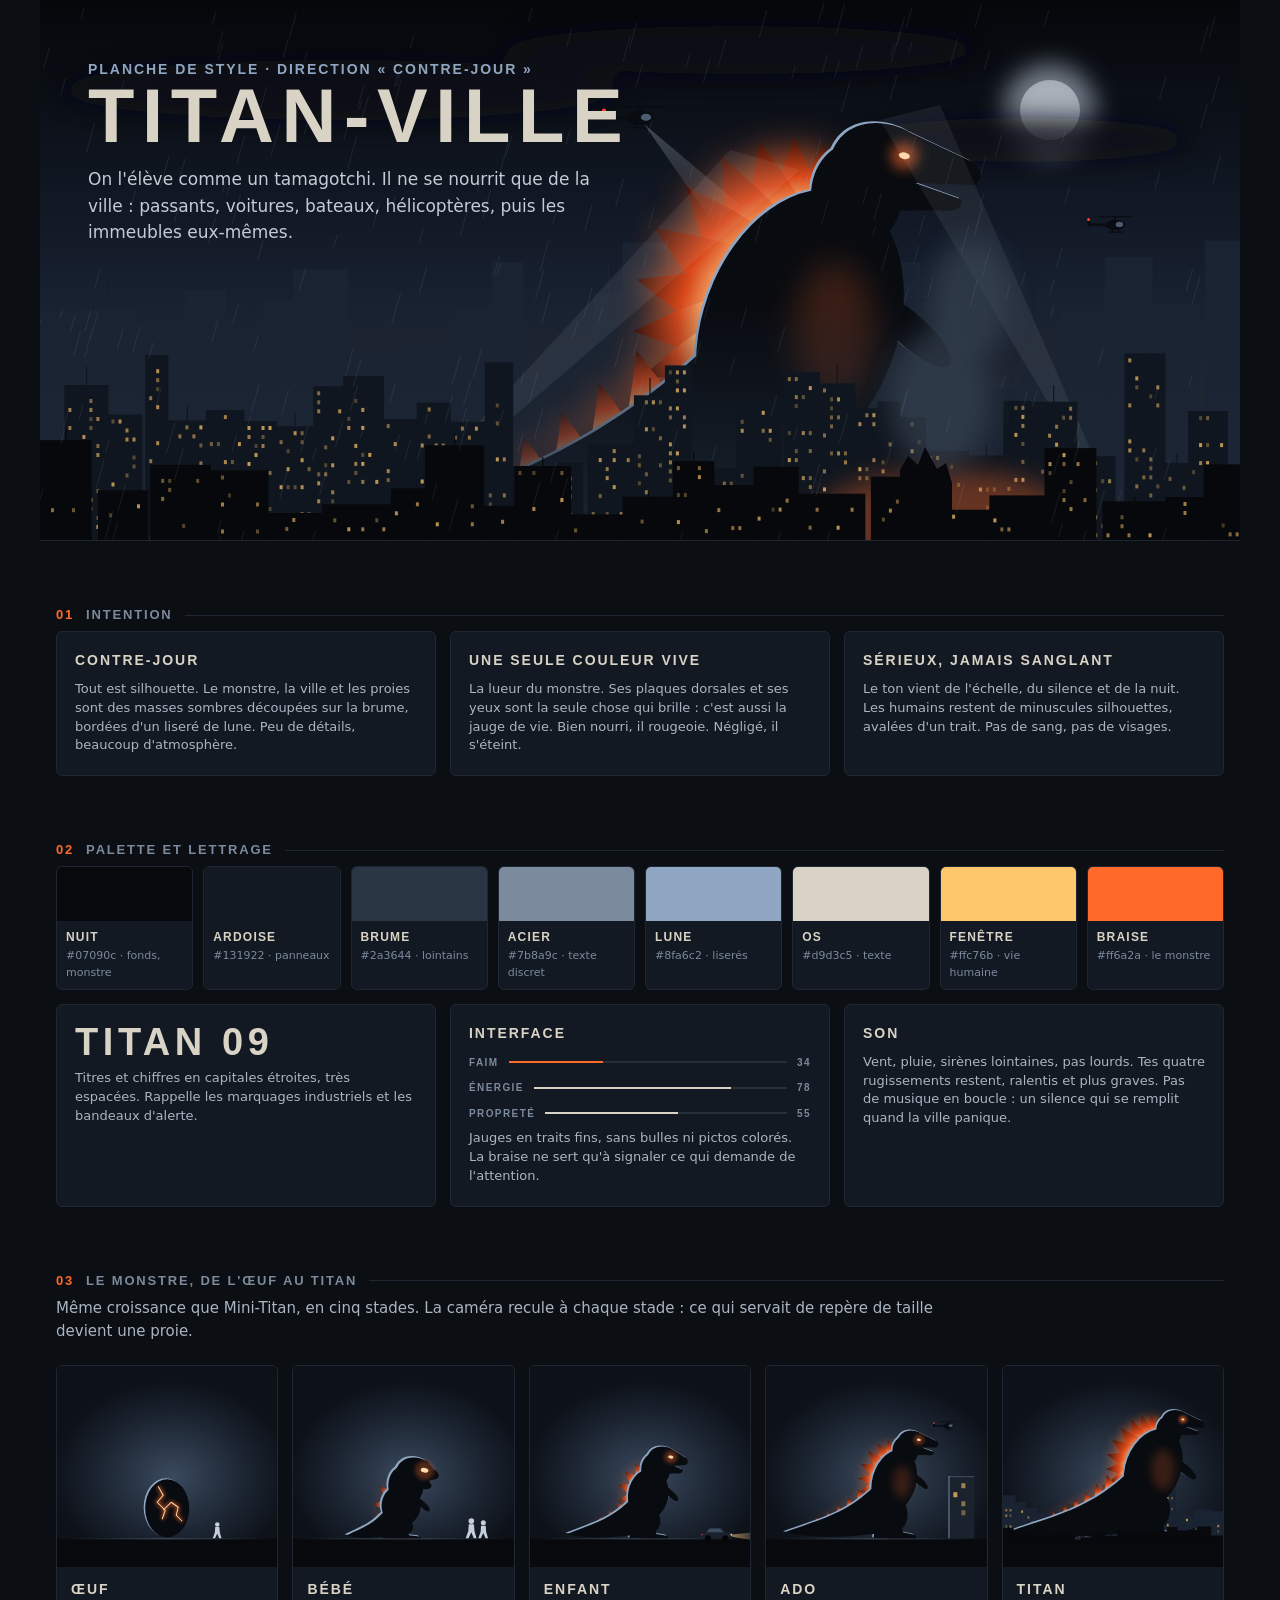
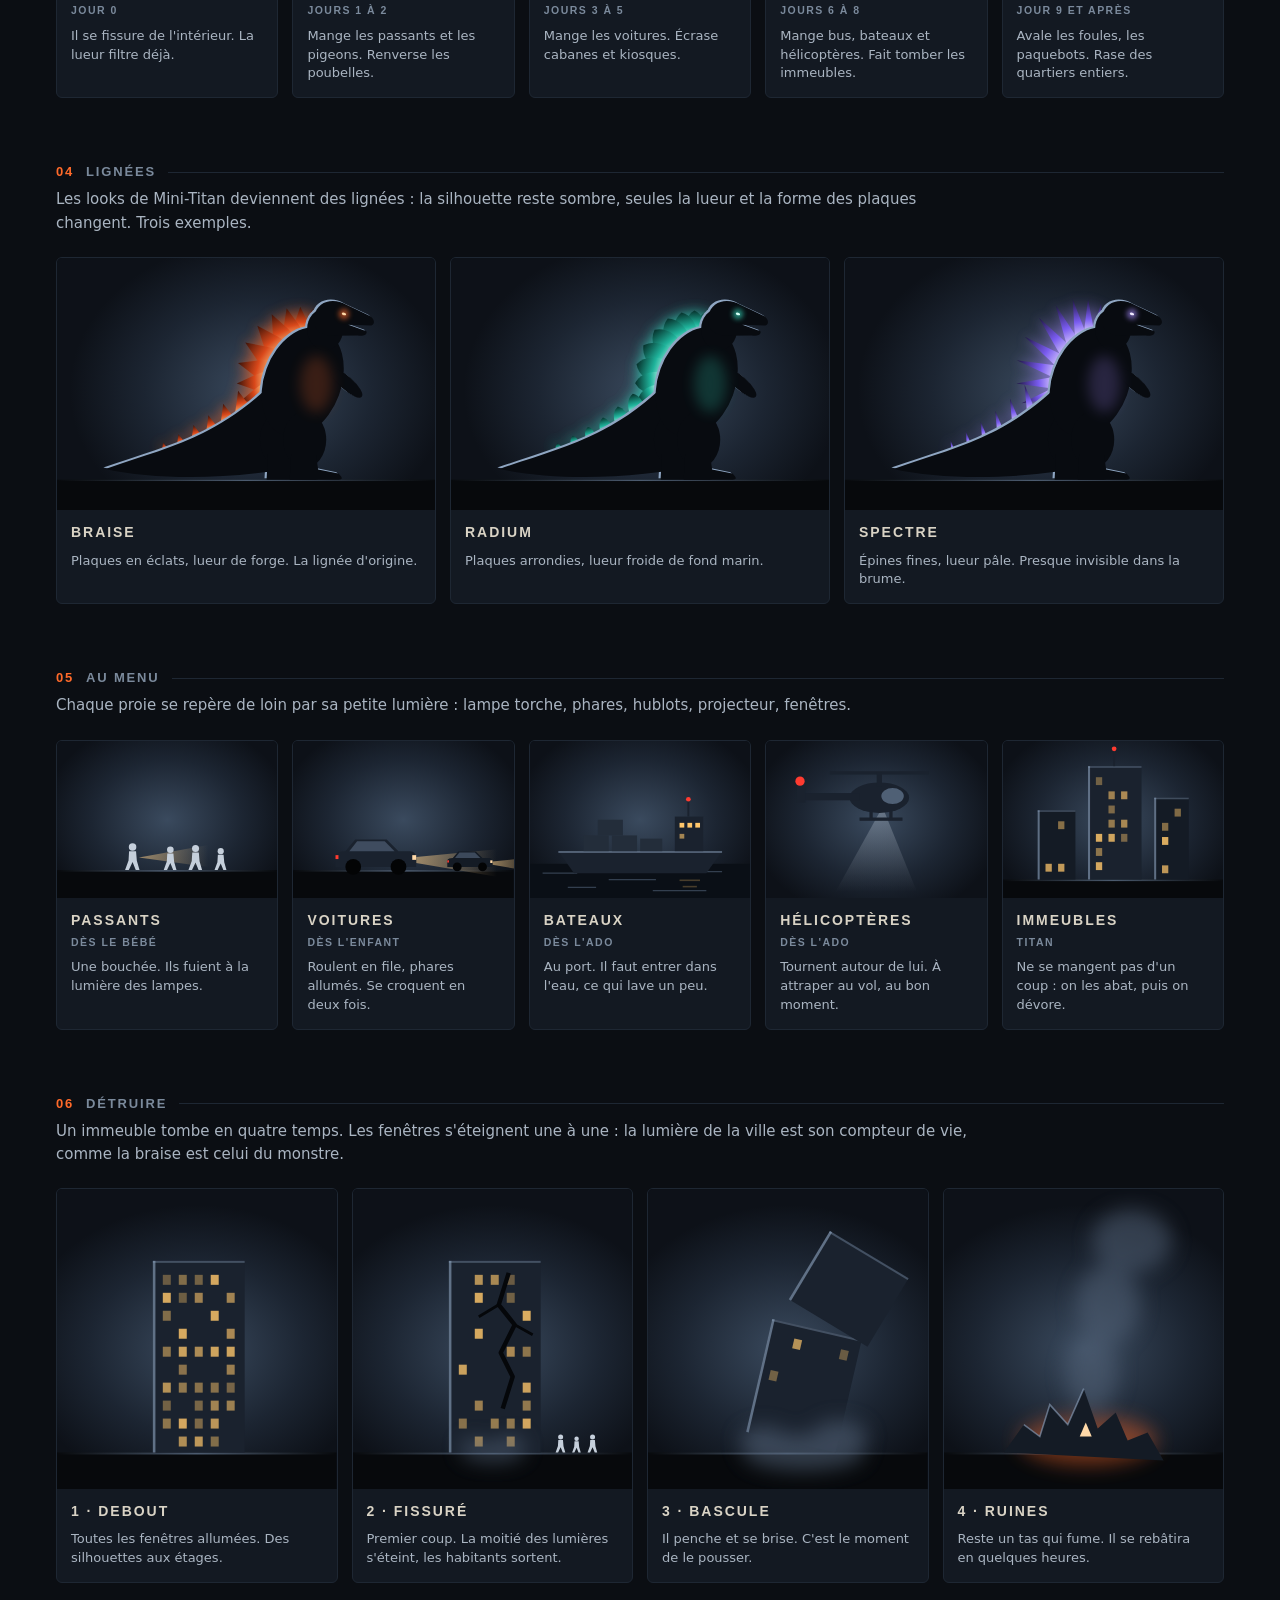
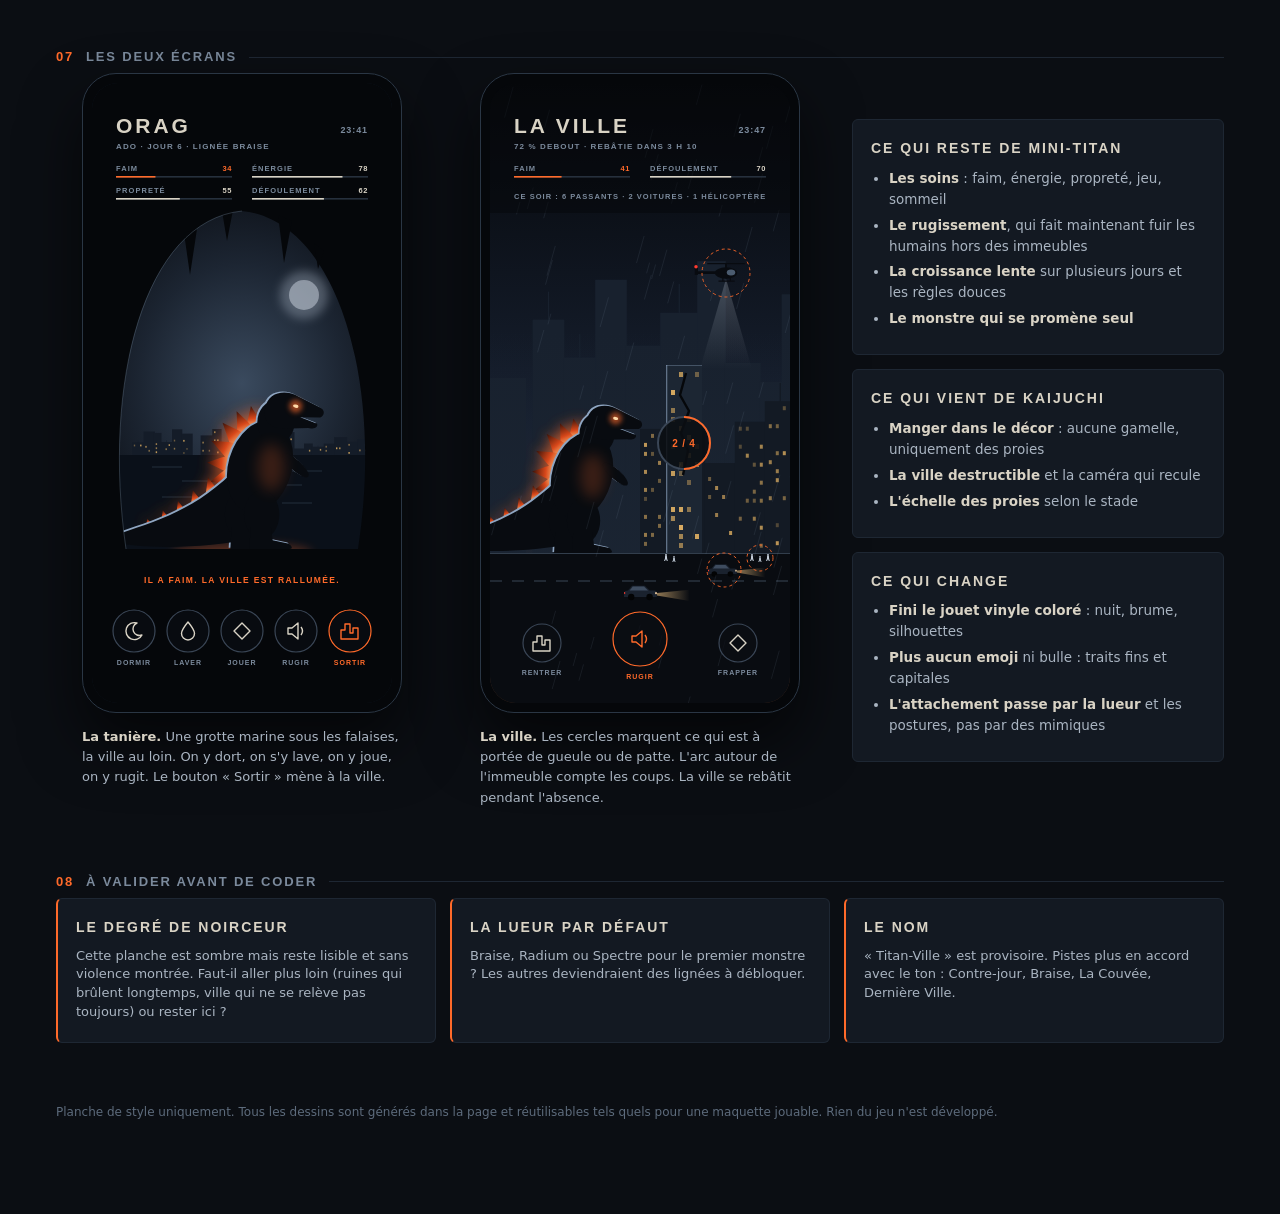
<file: planche.html>
<!doctype html>
<html lang="fr">
<head>
<meta charset="utf-8">
<meta name="viewport" content="width=device-width,initial-scale=1">
<title>Titan-Ville — planche de style</title>
<style>
:root{--noir:#07090c;--fond:#0b0e13;--ardoise:#131922;--brume:#2a3644;--acier:#7b8a9c;--os:#d9d3c5;--lune:#8fa6c2;--braise:#ff6a2a;--fenetre:#ffc76b}
*{box-sizing:border-box}
html,body{margin:0;background:var(--fond);color:var(--os);font-family:"Segoe UI",system-ui,sans-serif;font-size:15px;line-height:1.55}
.t{font-family:Bahnschrift,"DIN Condensed","Roboto Condensed","Arial Narrow",sans-serif;text-transform:uppercase;letter-spacing:.14em;font-weight:600}
.page{max-width:1200px;margin:0 auto;padding:0 16px 80px}
.hero{position:relative;margin:0 -16px;overflow:hidden;border-bottom:1px solid #1c2430}
.hero svg{display:block;width:100%;height:auto}
.hero .txt{position:absolute;left:4%;top:9%;max-width:46%}
.hero h1{margin:0;font-size:clamp(30px,6vw,76px);line-height:.95;letter-spacing:.1em}
.hero .sub{margin-top:10px;font-size:clamp(10px,1.3vw,14px);color:var(--lune)}
.hero p{margin:14px 0 0;font-size:clamp(12px,1.5vw,17px);color:#c3ccd6;max-width:30em}
section{margin-top:64px}
h2{margin:0 0 6px;font-size:13px;color:var(--braise);display:flex;align-items:center;gap:12px}
h2:after{content:"";flex:1;height:1px;background:#1e2733}
h2 b{color:var(--acier);font-weight:600}
.lead{margin:0 0 22px;color:#aab5c2;max-width:62em}
.grid{display:grid;gap:14px}
.g3{grid-template-columns:repeat(auto-fit,minmax(250px,1fr))}
.g5{grid-template-columns:repeat(auto-fit,minmax(190px,1fr))}
.g4{grid-template-columns:repeat(auto-fit,minmax(210px,1fr))}
.card{background:var(--ardoise);border:1px solid #1e2733;border-radius:6px;overflow:hidden}
.card svg{display:block;width:100%;height:auto;background:#0d1118}
.card .b{padding:12px 14px 14px}
.card h3{margin:0;font-size:14px;color:var(--os)}
.card .k{font-size:10.5px;color:var(--acier);margin-top:2px}
.card p{margin:8px 0 0;font-size:13px;color:#aab5c2;line-height:1.45}
.plain{padding:18px 18px 20px}
.plain h3{margin-bottom:8px}
.sw{display:flex;flex-wrap:wrap;gap:10px}
.sw div{flex:1 1 110px;border:1px solid #1e2733;border-radius:6px;overflow:hidden;background:var(--ardoise)}
.sw i{display:block;height:54px}
.sw span{display:block;padding:7px 9px 8px;font-size:11px;color:var(--acier)}
.sw span b{display:block;color:var(--os);font-size:12px;letter-spacing:.1em}
.typo{display:grid;grid-template-columns:repeat(auto-fit,minmax(260px,1fr));gap:14px;margin-top:14px}
.typo .big{font-size:38px;line-height:1;letter-spacing:.12em}
.gauge{display:flex;align-items:center;gap:10px;font-size:10px;color:var(--acier);margin-top:10px}
.gauge u{flex:1;height:2px;background:#26303d;position:relative;text-decoration:none}
.gauge u:after{content:"";position:absolute;left:0;top:0;bottom:0;width:var(--v);background:var(--c,var(--os))}
.screens{display:grid;grid-template-columns:repeat(auto-fit,minmax(280px,1fr));gap:26px;align-items:start}
.phone{max-width:320px;margin:0 auto;border-radius:34px;padding:9px;background:#05070a;border:1px solid #2a3644;box-shadow:0 30px 60px #0009}
.phone svg{display:block;width:100%;height:auto;border-radius:26px}
.cap{max-width:320px;margin:14px auto 0;font-size:13px;color:#aab5c2}
.cap b{color:var(--os)}
ul{margin:0;padding-left:18px;color:#aab5c2;font-size:13.5px}
li{margin:5px 0}
li b{color:var(--os);font-weight:600}
.q{border-left:2px solid var(--braise)}
.foot{margin-top:60px;font-size:12px;color:#5d6b7c}
</style>
</head>
<body>

<svg style="position:absolute;width:0;height:0" aria-hidden="true">
<defs>
<filter id="b2" x="-50%" y="-50%" width="200%" height="200%"><feGaussianBlur stdDeviation="2"/></filter>
<filter id="b5" x="-80%" y="-80%" width="260%" height="260%"><feGaussianBlur stdDeviation="5"/></filter>
<filter id="b12" x="-100%" y="-100%" width="300%" height="300%"><feGaussianBlur stdDeviation="12"/></filter>
<linearGradient id="pl-braise" x1="0" y1="0" x2="0" y2="1"><stop offset="0" stop-color="#3a1208"/><stop offset=".55" stop-color="#d9481a"/><stop offset="1" stop-color="#ffd08a"/></linearGradient>
<linearGradient id="pl-radium" x1="0" y1="0" x2="0" y2="1"><stop offset="0" stop-color="#06302b"/><stop offset=".55" stop-color="#1fb39b"/><stop offset="1" stop-color="#c9fff2"/></linearGradient>
<linearGradient id="pl-spectre" x1="0" y1="0" x2="0" y2="1"><stop offset="0" stop-color="#1d1440"/><stop offset=".55" stop-color="#7a5cf0"/><stop offset="1" stop-color="#ece4ff"/></linearGradient>
<linearGradient id="beam" x1="0" y1="0" x2="1" y2="0"><stop offset="0" stop-color="#ffd08a" stop-opacity=".55"/><stop offset="1" stop-color="#ffd08a" stop-opacity="0"/></linearGradient>
<linearGradient id="beamv" x1="0" y1="0" x2="0" y2="1"><stop offset="0" stop-color="#dfe9f5" stop-opacity=".5"/><stop offset="1" stop-color="#dfe9f5" stop-opacity="0"/></linearGradient>
<radialGradient id="fog"><stop offset="0" stop-color="#3a4a5e"/><stop offset=".6" stop-color="#1c2532"/><stop offset="1" stop-color="#0d1118"/></radialGradient>
<linearGradient id="sky" x1="0" y1="0" x2="0" y2="1"><stop offset="0" stop-color="#05070a"/><stop offset=".55" stop-color="#172030"/><stop offset=".85" stop-color="#2b2a30"/><stop offset="1" stop-color="#4a2c1c"/></linearGradient>
<linearGradient id="mist" x1="0" y1="0" x2="0" y2="1"><stop offset="0" stop-color="#1b2533" stop-opacity="0"/><stop offset="1" stop-color="#1b2533" stop-opacity=".95"/></linearGradient>
<linearGradient id="gnd" x1="0" y1="0" x2="1" y2="0"><stop offset="0" stop-color="#5d7088" stop-opacity="0"/><stop offset=".5" stop-color="#5d7088" stop-opacity=".8"/><stop offset="1" stop-color="#5d7088" stop-opacity="0"/></linearGradient>
</defs>
</svg>

<div class="page">

<div class="hero">
  <div id="hero"></div>
  <div class="txt">
    <div class="t sub">Planche de style · direction « Contre-jour »</div>
    <h1 class="t">Titan-Ville</h1>
    <p>On l'élève comme un tamagotchi. Il ne se nourrit que de la ville : passants, voitures, bateaux, hélicoptères, puis les immeubles eux-mêmes.</p>
  </div>
</div>

<section>
  <h2 class="t">01 <b>Intention</b></h2>
  <div class="grid g3">
    <div class="card plain"><h3 class="t">Contre-jour</h3><p>Tout est silhouette. Le monstre, la ville et les proies sont des masses sombres découpées sur la brume, bordées d'un liseré de lune. Peu de détails, beaucoup d'atmosphère.</p></div>
    <div class="card plain"><h3 class="t">Une seule couleur vive</h3><p>La lueur du monstre. Ses plaques dorsales et ses yeux sont la seule chose qui brille : c'est aussi la jauge de vie. Bien nourri, il rougeoie. Négligé, il s'éteint.</p></div>
    <div class="card plain"><h3 class="t">Sérieux, jamais sanglant</h3><p>Le ton vient de l'échelle, du silence et de la nuit. Les humains restent de minuscules silhouettes, avalées d'un trait. Pas de sang, pas de visages.</p></div>
  </div>
</section>

<section>
  <h2 class="t">02 <b>Palette et lettrage</b></h2>
  <div class="sw">
    <div><i style="background:#07090c"></i><span><b class="t">Nuit</b>#07090c · fonds, monstre</span></div>
    <div><i style="background:#131922"></i><span><b class="t">Ardoise</b>#131922 · panneaux</span></div>
    <div><i style="background:#2a3644"></i><span><b class="t">Brume</b>#2a3644 · lointains</span></div>
    <div><i style="background:#7b8a9c"></i><span><b class="t">Acier</b>#7b8a9c · texte discret</span></div>
    <div><i style="background:#8fa6c2"></i><span><b class="t">Lune</b>#8fa6c2 · liserés</span></div>
    <div><i style="background:#d9d3c5"></i><span><b class="t">Os</b>#d9d3c5 · texte</span></div>
    <div><i style="background:#ffc76b"></i><span><b class="t">Fenêtre</b>#ffc76b · vie humaine</span></div>
    <div><i style="background:#ff6a2a"></i><span><b class="t">Braise</b>#ff6a2a · le monstre</span></div>
  </div>
  <div class="typo">
    <div class="card plain"><div class="t big">Titan 09</div><p>Titres et chiffres en capitales étroites, très espacées. Rappelle les marquages industriels et les bandeaux d'alerte.</p></div>
    <div class="card plain"><h3 class="t">Interface</h3>
      <div class="gauge t">Faim<u style="--v:34%;--c:#ff6a2a"></u>34</div>
      <div class="gauge t">Énergie<u style="--v:78%"></u>78</div>
      <div class="gauge t">Propreté<u style="--v:55%"></u>55</div>
      <p>Jauges en traits fins, sans bulles ni pictos colorés. La braise ne sert qu'à signaler ce qui demande de l'attention.</p></div>
    <div class="card plain"><h3 class="t">Son</h3><p>Vent, pluie, sirènes lointaines, pas lourds. Tes quatre rugissements restent, ralentis et plus graves. Pas de musique en boucle : un silence qui se remplit quand la ville panique.</p></div>
  </div>
</section>

<section>
  <h2 class="t">03 <b>Le monstre, de l'œuf au Titan</b></h2>
  <p class="lead">Même croissance que Mini-Titan, en cinq stades. La caméra recule à chaque stade : ce qui servait de repère de taille devient une proie.</p>
  <div class="grid g5" id="stades"></div>
</section>

<section>
  <h2 class="t">04 <b>Lignées</b></h2>
  <p class="lead">Les looks de Mini-Titan deviennent des lignées : la silhouette reste sombre, seules la lueur et la forme des plaques changent. Trois exemples.</p>
  <div class="grid g3" id="lignees"></div>
</section>

<section>
  <h2 class="t">05 <b>Au menu</b></h2>
  <p class="lead">Chaque proie se repère de loin par sa petite lumière : lampe torche, phares, hublots, projecteur, fenêtres.</p>
  <div class="grid g5" id="menu"></div>
</section>

<section>
  <h2 class="t">06 <b>Détruire</b></h2>
  <p class="lead">Un immeuble tombe en quatre temps. Les fenêtres s'éteignent une à une : la lumière de la ville est son compteur de vie, comme la braise est celui du monstre.</p>
  <div class="grid g4" id="ruine"></div>
</section>

<section>
  <h2 class="t">07 <b>Les deux écrans</b></h2>
  <div class="screens">
    <div><div class="phone" id="ph1"></div><p class="cap"><b>La tanière.</b> Une grotte marine sous les falaises, la ville au loin. On y dort, on s'y lave, on y joue, on y rugit. Le bouton « Sortir » mène à la ville.</p></div>
    <div><div class="phone" id="ph2"></div><p class="cap"><b>La ville.</b> Les cercles marquent ce qui est à portée de gueule ou de patte. L'arc autour de l'immeuble compte les coups. La ville se rebâtit pendant l'absence.</p></div>
    <div class="grid" style="align-self:center">
      <div class="card plain"><h3 class="t">Ce qui reste de Mini-Titan</h3><ul>
        <li><b>Les soins</b> : faim, énergie, propreté, jeu, sommeil</li>
        <li><b>Le rugissement</b>, qui fait maintenant fuir les humains hors des immeubles</li>
        <li><b>La croissance lente</b> sur plusieurs jours et les règles douces</li>
        <li><b>Le monstre qui se promène seul</b></li></ul></div>
      <div class="card plain"><h3 class="t">Ce qui vient de Kaijuchi</h3><ul>
        <li><b>Manger dans le décor</b> : aucune gamelle, uniquement des proies</li>
        <li><b>La ville destructible</b> et la caméra qui recule</li>
        <li><b>L'échelle des proies</b> selon le stade</li></ul></div>
      <div class="card plain"><h3 class="t">Ce qui change</h3><ul>
        <li><b>Fini le jouet vinyle coloré</b> : nuit, brume, silhouettes</li>
        <li><b>Plus aucun emoji</b> ni bulle : traits fins et capitales</li>
        <li><b>L'attachement passe par la lueur</b> et les postures, pas par des mimiques</li></ul></div>
    </div>
  </div>
</section>

<section>
  <h2 class="t">08 <b>À valider avant de coder</b></h2>
  <div class="grid g3">
    <div class="card plain q"><h3 class="t">Le degré de noirceur</h3><p>Cette planche est sombre mais reste lisible et sans violence montrée. Faut-il aller plus loin (ruines qui brûlent longtemps, ville qui ne se relève pas toujours) ou rester&nbsp;ici&nbsp;?</p></div>
    <div class="card plain q"><h3 class="t">La lueur par défaut</h3><p>Braise, Radium ou Spectre pour le premier monstre ? Les autres deviendraient des lignées à débloquer.</p></div>
    <div class="card plain q"><h3 class="t">Le nom</h3><p>« Titan-Ville » est provisoire. Pistes plus en accord avec le ton : Contre-jour, Braise, La Couvée, Dernière Ville.</p></div>
  </div>
  <p class="foot">Planche de style uniquement. Tous les dessins sont générés dans la page et réutilisables tels quels pour une maquette jouable. Rien du jeu n'est développé.</p>
</section>

</div>

<script>
function rng(a){return function(){a|=0;a=a+0x6D2B79F5|0;let t=Math.imul(a^a>>>15,1|a);t=t+Math.imul(t^t>>>7,61|t)^t;return((t^t>>>14)>>>0)/4294967296}}
const f=n=>(+n).toFixed(1);
const ACC={braise:'#ff6a2a',radium:'#35e0c2',spectre:'#a78bff'};
const ACL={braise:'#ffd9a8',radium:'#d5fff5',spectre:'#f0eaff'};
const ST={
 bebe:{bw:34,bh:36,lh:13,lw:12,hr:17,sn:.42,tl:40,lean:5,np:4,ps:7,eye:.2},
 enfant:{bw:40,bh:52,lh:22,lw:14,hr:16,sn:.75,tl:72,lean:11,np:6,ps:10,eye:.16},
 ado:{bw:46,bh:68,lh:32,lw:16,hr:15,sn:1,tl:105,lean:16,np:8,ps:14,eye:.13},
 titan:{bw:60,bh:88,lh:40,lw:21,hr:15.5,sn:1.1,tl:140,lean:20,np:10,ps:20,eye:.11}
};
function mon(k,o={}){
 const p=ST[k],acc=o.acc||'braise',gl=o.glow??1,rim=o.rim??1.6,shape=o.shape||0;
 const rx=p.bw/2,ry=p.bh/2,a=p.lean*Math.PI/180,cy=-(p.lh*.8+ry);
 const rot=(x,y)=>[x*Math.cos(a)-y*Math.sin(a),cy+x*Math.sin(a)+y*Math.cos(a)];
 const T=rot(0,-ry),hc=[T[0]+p.hr*.6,T[1]-p.hr*.45];
 const X=.6+p.sn*1.2;
 const head=`<path transform="translate(${f(hc[0])},${f(hc[1])}) rotate(9) scale(${p.hr})" d="M-1,0C-1,-.9 -.1,-1.1 .5,-.85L${f(X-.2)},-.5C${f(X+.1)},-.42 ${f(X+.15)},-.12 ${f(X-.05)},-.02L.75,.12L${f(X-.2)},.3C${f(X-.1)},.5 ${f(X-.4)},.6 ${f(X-.6)},.58L0,.8C-.7,.85 -1,.5 -1,0Z"/>`;
 const neck=`<ellipse cx="${f((T[0]+hc[0])/2-p.hr*.15)}" cy="${f((T[1]+hc[1])/2+p.hr*.25)}" rx="${f(p.hr*.9)}" ry="${f(p.hr*1.05)}"/>`;
 const S=rot(-rx*.8,ry*.3),bx=-rx*.45,tip=[bx-p.tl,-p.tl*.06];
 const c1=[S[0]-p.tl*.3,S[1]*.45],c2=[tip[0]+p.tl*.35,tip[1]-p.tl*.1-3];
 const tail=`<path d="M${f(S[0])},${f(S[1])}C${f(c1[0])},${f(c1[1])} ${f(c2[0])},${f(c2[1])} ${f(tip[0])},${f(tip[1])}C${f(tip[0]+p.tl*.3)},1 ${f(bx-p.tl*.25)},0 ${f(rx*.2)},${f(-p.lh*.3)}Z"/>`;
 const leg=lx=>`<ellipse cx="${f(lx)}" cy="${f(-p.lh*.78)}" rx="${f(p.lw*.8)}" ry="${f(p.lh*.55)}"/><path d="M${f(lx-p.lw*.5)},${f(-p.lh*.5)}H${f(lx+p.lw*.42)}L${f(lx+p.lw*.5)},${f(-p.lh*.2)}L${f(lx+p.lw*1.25)},${f(-p.lh*.12)}Q${f(lx+p.lw*1.5)},0 ${f(lx+p.lw*1.25)},0H${f(lx-p.lw*.55)}Z"/>`;
 const A=rot(rx*.82,-ry*.32);
 const arm=`<ellipse transform="translate(${f(A[0]+p.bw*.1)},${f(A[1]+p.bw*.09)}) rotate(42)" rx="${f(p.bw*.27)}" ry="${f(p.bw*.085)}"/>`;
 const torso=`<ellipse transform="translate(0,${f(cy)}) rotate(${p.lean})" rx="${f(rx)}" ry="${f(ry)}"/>`;
 const shapes=tail+leg(-rx*.55)+torso+neck+head+leg(rx*.05)+arm;
 // plaques dorsales
 const pls=[];const n1=p.np,n2=Math.max(2,Math.round(p.np*.6));
 for(let i=0;i<n1;i++){const th=(-.6-.62*i/(n1-1))*Math.PI,q=rot(rx*Math.cos(th),ry*Math.sin(th));
  pls.push([q[0],q[1],Math.atan2(q[1]-cy,q[0])*180/Math.PI+90,p.ps*(.5+.5*Math.sin(Math.PI*(i+.6)/n1))]);}
 const bz=t=>{const u=1-t;return[u*u*u*S[0]+3*u*u*t*c1[0]+3*u*t*t*c2[0]+t*t*t*tip[0],u*u*u*S[1]+3*u*u*t*c1[1]+3*u*t*t*c2[1]+t*t*t*tip[1]]};
 for(let i=0;i<n2;i++){const t=.16+.5*i/(n2-1),q=bz(t);pls.push([q[0],q[1],-14,p.ps*(.6-.38*i/(n2-1))]);}
 const pd=s=>shape==1?`M${f(-s*.5)},0Q${f(-s*.6)},${f(-s)} 0,${f(-s*1.3)}Q${f(s*.6)},${f(-s)} ${f(s*.5)},0Z`
   :shape==2?`M${f(-s*.3)},0L0,${f(-s*1.9)}L${f(s*.3)},0Z`
   :`M${f(-s*.6)},0L${f(-s*.25)},${f(-s*.85)}L0,${f(-s*1.5)}L${f(s*.35)},${f(-s*.7)}L${f(s*.6)},0Z`;
 const plate=pls.map(q=>`<path transform="translate(${f(q[0])},${f(q[1])}) rotate(${f(q[2])}) translate(0,${f(q[3]*.3)})" d="${pd(q[3])}"/>`).join('');
 const ex=hc[0]+p.hr*.5,ey=hc[1]-p.hr*.3,er=p.hr*p.eye;
 const C=rot(rx*.35,-ry*.05);
 return `<g>
 <g fill="${ACC[acc]}" opacity="${f(.75*gl)}" filter="url(#b5)">${plate}</g>
 <g fill="url(#pl-${acc})" opacity="${f(.45+.55*gl)}">${plate}</g>
 <g fill="#8fa6c2" transform="translate(${-rim},${-rim*.7})">${shapes}</g>
 <g fill="#080b10">${shapes}</g>
 ${o.core?`<ellipse cx="${f(C[0])}" cy="${f(C[1])}" rx="${f(rx*.42)}" ry="${f(ry*.5)}" fill="${ACC[acc]}" opacity="${f(.22*gl)}" filter="url(#b5)"/>`:''}
 <circle cx="${f(ex)}" cy="${f(ey)}" r="${f(er*2.4)}" fill="${ACC[acc]}" opacity="${f(.6*gl)}" filter="url(#b2)"/>
 <ellipse cx="${f(ex)}" cy="${f(ey)}" rx="${f(er)}" ry="${f(er*.6)}" fill="${ACL[acc]}" transform="rotate(12 ${f(ex)} ${f(ey)})"/>
 </g>`;
}
function egg(){return `<g>
 <ellipse cx="-1.5" cy="-31" rx="22" ry="29" fill="#8fa6c2"/><ellipse cx="0" cy="-30" rx="22" ry="29" fill="#080b10"/>
 <g fill="none" stroke="#ff6a2a" stroke-linejoin="round"><path d="M-9,-52l5,9l-6,7l8,8l-3,9M4,-36l7,5l-2,8l6,6M-4,-28l8,-8" stroke-width="3" opacity=".7" filter="url(#b2)"/>
 <path d="M-9,-52l5,9l-6,7l8,8l-3,9M4,-36l7,5l-2,8l6,6M-4,-28l8,-8" stroke="#ffd9a8" stroke-width="1"/></g></g>`}
function sky(seed,x0,x1,base,hmin,hmax,wmin,wmax,fill,win,ws=1){
 const r=rng(seed);let x=x0,s='';
 while(x<x1){const w=wmin+r()*(wmax-wmin),h=hmin+r()*(hmax-hmin),y=base-h;
  s+=`<rect x="${f(x)}" y="${f(y)}" width="${f(w+1)}" height="${f(h)}" fill="${fill}"/>`;
  if(r()<.25)s+=`<rect x="${f(x+w*.5)}" y="${f(y-h*.12)}" width="${f(1.2*ws)}" height="${f(h*.12)}" fill="${fill}"/>`;
  if(win)for(let yy=y+5*ws;yy<base-6*ws;yy+=9*ws)for(let xx=x+4*ws;xx<x+w-5*ws;xx+=7*ws)if(r()<win)s+=`<rect x="${f(xx)}" y="${f(yy)}" width="${f(3*ws)}" height="${f(4*ws)}" fill="#ffc76b" opacity="${(.25+r()*.5).toFixed(2)}"/>`;
  x+=w+(r()<.2?r()*10:0);}
 return s;}
function heli(x,y,s,c='#080b10'){return `<g transform="translate(${x},${y}) scale(${s})" fill="${c}"><ellipse rx="9" ry="4.6"/><rect x="-23" y="-1.4" width="17" height="2.2"/><rect x="-25" y="-5.5" width="2.6" height="7"/><rect x="-15" y="-8" width="30" height="1"/><rect x="-.8" y="-7.5" width="1.6" height="4"/><rect x="-6" y="6" width="13" height="1"/><rect x="-3" y="4" width="1" height="2.5"/><rect x="3" y="4" width="1" height="2.5"/><circle cx="-24" cy="-5" r="1.4" fill="#ff3b30"/><ellipse cx="4" cy="-.5" rx="3.4" ry="2.4" fill="#5d7088" opacity=".8"/></g>`}
function car(x,y,s,c='#080b10'){return `<g transform="translate(${x},${y}) scale(${s})"><path d="M21,-5L62,-9V5L21,-2Z" fill="url(#beam)"/><path d="M-20,0V-6Q-19,-8 -15,-8L-10,-14H6L12,-8H18Q21,-8 21,-4V0Z" fill="${c}"/><path d="M-9,-13H5L10,-8H-13Z" fill="#5d7088" opacity=".55"/><circle cx="-11" cy="0" r="4" fill="#030405"/><circle cx="12" cy="0" r="4" fill="#030405"/><rect x="19" y="-6" width="2" height="2.4" fill="#ffd9a8"/><rect x="-20" y="-6" width="1.5" height="2" fill="#ff3b30"/></g>`}
function hum(x,y,h,c='#c5cfdb'){const u=h/10;return `<g transform="translate(${x},${y}) scale(${u})" fill="${c}"><circle cx="0" cy="-8.6" r="1.4"/><path d="M-1.3,-7H1.3L1.6,-3.5L2.6,0H1.2L0,-3L-1.4,0H-2.8L-1.5,-3.6Z"/></g>`}
function tower(x,y,w,h,o={}){const r=rng(o.seed||5);let s=`<rect x="${x}" y="${y-h}" width="${w}" height="${h}" fill="${o.fill||'#1a222e'}"/><rect x="${x}" y="${y-h}" width="1.3" height="${h}" fill="#8fa6c2" opacity=".6"/><rect x="${x}" y="${y-h}" width="${w}" height="1" fill="#8fa6c2" opacity=".35"/>`;
 for(let yy=y-h+7;yy<y-7;yy+=9)for(let xx=x+5;xx<x+w-6;xx+=8)if(r()<(o.lit??.45))s+=`<rect x="${xx}" y="${yy}" width="4" height="5" fill="#ffc76b" opacity="${(.35+r()*.5).toFixed(2)}"/>`;
 return s;}
const rain=(seed,w,h,n,op)=>{const r=rng(seed);let s='';for(let i=0;i<n;i++){const x=r()*w*1.1,y=r()*h,l=10+r()*22;s+=`<path d="M${f(x)},${f(y)}l${f(-l*.28)},${f(l)}"/>`}return `<g stroke="#9db3cc" stroke-width=".7" opacity="${op}">${s}</g>`};
const fogbg=(w,h,cx,cy,r)=>`<rect width="${w}" height="${h}" fill="#0d1118"/><ellipse cx="${cx}" cy="${cy}" rx="${r}" ry="${r*.8}" fill="url(#fog)"/>`;
const ground=(w,y)=>`<rect x="0" y="${y}" width="${w}" height="200" fill="#07090c"/><rect x="0" y="${y}" width="${w}" height="1" fill="url(#gnd)"/>`;

/* ---------- image d'ouverture ---------- */
document.getElementById('hero').innerHTML=`<svg viewBox="0 0 1200 540" role="img" aria-label="Le Titan, silhouette aux plaques rougeoyantes, dans la ville la nuit">
<rect width="1200" height="540" fill="url(#sky)"/>
<circle cx="1010" cy="110" r="46" fill="#c9d6e6" opacity=".55" filter="url(#b12)"/><circle cx="1010" cy="110" r="30" fill="#dfe7f0" opacity=".5"/>
<g fill="#0a0e14" opacity=".8" filter="url(#b12)"><ellipse cx="980" cy="140" rx="170" ry="22"/><ellipse cx="300" cy="90" rx="280" ry="30"/><ellipse cx="700" cy="50" rx="240" ry="24"/></g>
${sky(11,0,1200,540,150,300,26,60,'#1a2331',0)}
<rect y="250" width="1200" height="290" fill="url(#mist)" opacity=".7"/>
<g transform="translate(760,575) scale(3.25)">${mon('titan',{rim:.7,core:1})}</g>
<rect y="300" width="1200" height="240" fill="url(#mist)"/>
<g fill="#dfe9f5" opacity=".07"><path d="M330,540L690,150L760,170Z"/><path d="M1090,540L840,120L900,105Z"/></g>
${sky(23,0,1200,540,70,190,22,48,'#10161f',.22)}
<ellipse cx="905" cy="520" rx="130" ry="50" fill="#ff6a2a" opacity=".35" filter="url(#b12)"/>
<g fill="#3a4656" opacity=".6" filter="url(#b12)"><ellipse cx="900" cy="400" rx="50" ry="70"/><ellipse cx="930" cy="300" rx="40" ry="60"/></g>
${heli(600,118,1.5)}${heli(1075,225,1.1)}
<path d="M604,124L700,205L672,222Z" fill="url(#beamv)" opacity=".5"/>
${sky(37,0,1200,540,24,100,30,70,'#06080b',.1)}
<path d="M860,540V470l8,-14l10,9l7,-18l12,22l9,-6l6,20V540Z" fill="#06080b"/>
${rain(5,1200,540,260,.16)}
</svg>`;

/* ---------- stades ---------- */
const stades=[
 ['Œuf','Jour 0','Il se fissure de l\'intérieur. La lueur filtre déjà.',`<g transform="translate(110,172)">${egg()}</g>${hum(160,172,16)}`],
 ['Bébé','Jours 1 à 2','Mange les passants et les pigeons. Renverse les poubelles.',`<g transform="translate(108,172) scale(1.15)">${mon('bebe',{glow:.45})}</g>${hum(178,172,20)}${hum(190,172,18)}`],
 ['Enfant','Jours 3 à 5','Mange les voitures. Écrase cabanes et kiosques.',`<g transform="translate(118,172)">${mon('enfant',{glow:.65})}</g>${car(186,172,.75,'#1a222e')}`],
 ['Ado','Jours 6 à 8','Mange bus, bateaux et hélicoptères. Fait tomber les immeubles.',`${tower(182,172,26,62,{seed:3})}<g transform="translate(128,172) scale(.95)">${mon('ado',{glow:.85,core:1})}</g>${heli(182,60,.6)}`],
 ['Titan','Jour 9 et après','Avale les foules, les paquebots. Rase des quartiers entiers.',`${sky(8,0,220,172,18,58,10,20,'#1a2331',.25,.6)}<g transform="translate(150,172) scale(.92)">${mon('titan',{core:1})}</g>${sky(9,0,220,176,4,16,8,16,'#07090c',0)}`]
];
document.getElementById('stades').innerHTML=stades.map(s=>`<div class="card"><svg viewBox="0 0 220 200">${fogbg(220,200,115,110,120)}${ground(220,172)}${s[3]}</svg><div class="b"><h3 class="t">${s[0]}</h3><div class="k t">${s[1]}</div><p>${s[2]}</p></div></div>`).join('');

/* ---------- lignées ---------- */
const lig=[['Braise','braise',0,'Plaques en éclats, lueur de forge. La lignée d\'origine.'],['Radium','radium',1,'Plaques arrondies, lueur froide de fond marin.'],['Spectre','spectre',2,'Épines fines, lueur pâle. Presque invisible dans la brume.']];
document.getElementById('lignees').innerHTML=lig.map(l=>`<div class="card"><svg viewBox="0 0 300 200">${fogbg(300,200,160,105,150)}${ground(300,176)}<g transform="translate(195,176) scale(1.02)">${mon('titan',{acc:l[1],shape:l[2],core:1})}</g></svg><div class="b"><h3 class="t">${l[0]}</h3><p>${l[3]}</p></div></div>`).join('');

/* ---------- menu ---------- */
const water=y=>`<rect y="${y}" width="140" height="60" fill="#0a0f16"/><g stroke="#5d7088" stroke-width=".8" opacity=".5"><path d="M8,${y+6}h22M50,${y+10}h30M96,${y+5}h26M24,${y+15}h18M78,${y+17}h34"/></g>`;
const menu=[
 ['Passants','Dès le bébé','Une bouchée. Ils fuient à la lumière des lampes.',`${ground(140,82)}<path d="M52,74L96,66V80Z" fill="url(#beam)"/>${hum(48,82,17)}${hum(72,82,15)}${hum(88,82,16)}${hum(104,82,14)}`],
 ['Voitures','Dès l\'enfant','Roulent en file, phares allumés. Se croquent en deux fois.',`${ground(140,82)}${car(52,80,1.25,'#1a222e')}${car(112,80,.7,'#141b25')}`],
 ['Bateaux','Dès l\'ado','Au port. Il faut entrer dans l\'eau, ce qui lave un peu.',`${water(78)}<path d="M18,70H122L112,84H28Z" fill="#1a222e"/><rect x="18" y="70" width="104" height="1" fill="#8fa6c2" opacity=".6"/><g fill="#232d3a"><rect x="34" y="60" width="16" height="10"/><rect x="52" y="60" width="16" height="10"/><rect x="43" y="50" width="16" height="10"/><rect x="70" y="62" width="14" height="8"/></g><rect x="92" y="48" width="18" height="22" fill="#1a222e"/><g fill="#ffc76b"><rect x="95" y="52" width="3" height="3"/><rect x="100" y="52" width="3" height="3"/><rect x="105" y="52" width="3" height="3"/><rect x="95" y="59" width="3" height="3" opacity=".6"/></g><rect x="100" y="38" width="1.2" height="10" fill="#1a222e"/><circle cx="100.6" cy="37" r="1.5" fill="#ff3b30"/><g fill="#ffc76b" opacity=".25"><rect x="95" y="88" width="13" height="1"/><rect x="97" y="92" width="9" height="1"/></g>`],
 ['Hélicoptères','Dès l\'ado','Tournent autour de lui. À attraper au vol, au bon moment.',`<path d="M74,42L44,96H96Z" fill="url(#beamv)" opacity=".6"/>${heli(72,36,2.1,'#1a222e')}`],
 ['Immeubles','Titan','Ne se mangent pas d\'un coup : on les abat, puis on dévore.',`${ground(140,88)}${tower(22,88,24,44,{seed:2,fill:'#141b25'})}${tower(54,88,34,72,{seed:7})}${tower(96,88,22,52,{seed:4,fill:'#141b25'})}<rect x="70" y="6" width="1.2" height="10" fill="#1a222e"/><circle cx="70.6" cy="5" r="1.5" fill="#ff3b30"/>`]
];
document.getElementById('menu').innerHTML=menu.map(m=>`<div class="card"><svg viewBox="0 0 140 100">${fogbg(140,100,70,50,80)}${m[3]}</svg><div class="b"><h3 class="t">${m[0]}</h3><div class="k t">${m[1]}</div><p>${m[2]}</p></div></div>`).join('');

/* ---------- destruction ---------- */
const crack=`<path d="M78,42l-5,16l8,10l-7,14l6,12l-5,16" fill="none" stroke="#05070a" stroke-width="2.2" stroke-linejoin="round"/><path d="M73,58l-10,6M81,68l9,5" stroke="#05070a" stroke-width="1.4"/>`;
const dust=(x,y,k)=>`<g fill="#55657a" opacity=".55" filter="url(#b5)"><ellipse cx="${x}" cy="${y}" rx="${30*k}" ry="${9*k}"/><ellipse cx="${x+18*k}" cy="${y-8*k}" rx="${14*k}" ry="${8*k}"/><ellipse cx="${x-20*k}" cy="${y-6*k}" rx="${12*k}" ry="${7*k}"/></g>`;
const ruine=[
 ['1 · Debout','Toutes les fenêtres allumées. Des silhouettes aux étages.',`${tower(48,132,46,96,{seed:6,lit:.7})}`],
 ['2 · Fissuré','Premier coup. La moitié des lumières s\'éteint, les habitants sortent.',`${tower(48,132,46,96,{seed:6,lit:.3})}${crack}${dust(70,132,.5)}${hum(104,132,9)}${hum(112,132,8)}${hum(120,132,9)}`],
 ['3 · Bascule','Il penche et se brise. C\'est le moment de le pousser.',`<g transform="rotate(13 94 132)">${tower(48,132,46,58,{seed:6,lit:.08})}</g><g transform="rotate(31 100 80) translate(14,-4)">${tower(48,78,46,40,{seed:9,lit:0})}</g>${dust(78,132,1)}`],
 ['4 · Ruines','Reste un tas qui fume. Il se rebâtira en quelques heures.',`<ellipse cx="72" cy="126" rx="34" ry="12" fill="#ff6a2a" opacity=".45" filter="url(#b5)"/><g fill="#55657a" opacity=".5" filter="url(#b5)"><ellipse cx="74" cy="92" rx="13" ry="20"/><ellipse cx="82" cy="58" rx="16" ry="20"/><ellipse cx="94" cy="26" rx="20" ry="16"/></g><path d="M30,132L40,118l8,6l5,-16l9,10l8,-18l7,20l9,-8l6,14l10,-4l8,14Z" fill="#141b25"/><path d="M40,118l8,6l5,-16l9,10l8,-18" fill="none" stroke="#8fa6c2" stroke-width=".8" opacity=".6"/><path d="M68,124l3,-7l3,7Z" fill="#ffd9a8"/>`]
];
document.getElementById('ruine').innerHTML=ruine.map(m=>`<div class="card"><svg viewBox="0 0 140 150">${fogbg(140,150,70,80,90)}${ground(140,132)}${m[2]}</svg><div class="b"><h3 class="t">${m[0]}</h3><p>${m[1]}</p></div></div>`).join('');

/* ---------- écrans ---------- */
const T=(x,y,s,txt,c='#d9d3c5',ls=.14,an='start')=>`<text x="${x}" y="${y}" font-size="${s}" fill="${c}" letter-spacing="${ls}em" text-anchor="${an}" font-family="Bahnschrift,'DIN Condensed','Arial Narrow',sans-serif" font-weight="600">${txt}</text>`;
const G=(x,y,w,lab,v,hot)=>`${T(x,y,7.5,lab,'#7b8a9c')}${T(x+w,y,7.5,v,hot?'#ff6a2a':'#d9d3c5',.08,'end')}<rect x="${x}" y="${y+5}" width="${w}" height="1.6" fill="#26303d"/><rect x="${x}" y="${y+5}" width="${w*v/100}" height="1.6" fill="${hot?'#ff6a2a':'#d9d3c5'}"/>`;
const IC={dormir:'M3,-8A8.5,8.5 0 1 0 8,4A6.5,6.5 0 1 1 3,-8Z',laver:'M0,-9C5,-3 6.5,0 6.5,2.5A6.5,6.5 0 0 1 -6.5,2.5C-6.5,0 -5,-3 0,-9Z',jouer:'M0,-8L8,0L0,8L-8,0Z',rugir:'M-8,-3H-4L2,-8V8L-4,3H-8ZM5,-4Q8,0 5,4',sortir:'M-9,8V-1h4v-6h5v9h3v-5h5V8Z'};
const B=(x,y,ic,lab,hot,r=21)=>`<circle cx="${x}" cy="${y}" r="${r}" fill="#0b0e13" fill-opacity=".7" stroke="${hot?'#ff6a2a':'#3a4656'}" stroke-width="1.2"/><path transform="translate(${x},${y})" d="${IC[ic]}" fill="none" stroke="${hot?'#ff6a2a':'#d9d3c5'}" stroke-width="1.4" stroke-linejoin="round"/>${T(x,y+r+13,7,lab,hot?'#ff6a2a':'#7b8a9c',.14,'middle')}`;
const ret=(x,y,r)=>`<circle cx="${x}" cy="${y}" r="${r}" fill="none" stroke="#ff6a2a" stroke-width="1" stroke-dasharray="3 3" opacity=".9"/>`;

document.getElementById('ph1').innerHTML=`<svg viewBox="0 0 300 620">
<rect width="300" height="620" fill="#0f1620"/>
<ellipse cx="150" cy="300" rx="170" ry="200" fill="url(#fog)"/>
<circle cx="212" cy="212" r="15" fill="#dfe7f0" opacity=".45"/><circle cx="212" cy="212" r="24" fill="#c9d6e6" opacity=".3" filter="url(#b5)"/>
${sky(4,40,270,372,6,26,6,12,'#141c28',.3,.45)}
<rect x="0" y="372" width="300" height="100" fill="#0a1019"/>
<g stroke="#5d7088" stroke-width=".7" opacity=".45"><path d="M60,384h30M130,380h44M200,388h30M90,398h26M170,402h40M70,414h36M190,420h30"/></g>
<ellipse cx="150" cy="470" rx="70" ry="10" fill="#ff6a2a" opacity=".3" filter="url(#b5)"/>
<g transform="translate(168,466) scale(1.38)">${mon('ado',{core:1,rim:1.2})}</g>
<path fill-rule="evenodd" fill="#05070a" d="M0,0H300V620H0ZM34,466C10,300 52,138 150,128C246,138 292,300 266,466Z"/>
<g fill="#05070a"><path d="M92,150l6,42l7,-46ZM130,128l5,30l6,-31ZM186,132l6,48l8,-42ZM222,160l4,26l6,-18Z"/></g>
<path d="M34,466C10,300 52,138 150,128" fill="none" stroke="#8fa6c2" stroke-width=".8" opacity=".35"/>
${T(24,50,21,'ORAG')}${T(24,66,8,'ADO · JOUR 6 · LIGNÉE BRAISE','#7b8a9c')}${T(276,50,9,'23:41','#7b8a9c',.1,'end')}
${G(24,88,116,'FAIM',34,1)}${G(160,88,116,'ÉNERGIE',78)}${G(24,110,116,'PROPRETÉ',55)}${G(160,110,116,'DÉFOULEMENT',62)}
${T(150,500,8.5,'IL A FAIM. LA VILLE EST RALLUMÉE.','#ff6a2a',.16,'middle')}
${B(42,548,'dormir','DORMIR')}${B(96,548,'laver','LAVER')}${B(150,548,'jouer','JOUER')}${B(204,548,'rugir','RUGIR')}${B(258,548,'sortir','SORTIR',1)}
</svg>`;

document.getElementById('ph2').innerHTML=`<svg viewBox="0 0 300 620">
<rect width="300" height="620" fill="url(#sky)"/>
${sky(3,0,300,470,170,300,22,40,'#18212e',0)}
<rect y="250" width="300" height="220" fill="url(#mist)" opacity=".8"/>
${sky(14,150,300,470,90,170,24,36,'#131a24',.3)}
${tower(176,470,36,188,{seed:12,lit:.25,fill:'#1c2633'})}
<path d="M196,290l-6,22l9,16l-8,22l7,18l-5,24" fill="none" stroke="#05070a" stroke-width="2.4" stroke-linejoin="round"/>
<circle cx="194" cy="360" r="26" fill="#0b0e13" fill-opacity=".88" stroke="#3a4656" stroke-width="2"/><path d="M194,334A26,26 0 0 1 194,386" fill="none" stroke="#ff6a2a" stroke-width="2"/>${T(194,364,10,'2 / 4','#ff6a2a',.08,'middle')}
<g transform="translate(92,470) scale(1.3)">${mon('ado',{core:1,rim:1.2})}</g>
<path d="M236,196L210,286H262Z" fill="url(#beamv)" opacity=".45"/>${heli(236,190,1.25)}${ret(236,190,24)}
<rect y="470" width="300" height="150" fill="#090c11"/><rect y="470" width="300" height="1" fill="#5d7088" opacity=".5"/>
<g stroke="#3a4656" stroke-width="1.2" stroke-dasharray="12 10"><path d="M0,498H300"/></g>
${car(232,491,.7,'#1a222e')}${ret(234,487,17)}${car(150,514,.8,'#1a222e')}
${hum(176,478,7)}${hum(184,479,6)}${hum(262,478,7)}${hum(270,479,6)}${hum(278,478,7)}${ret(270,475,13)}
${rain(9,300,620,90,.14)}
<rect width="300" height="130" fill="#07090c" opacity=".55"/>
${T(24,50,21,'LA VILLE')}${T(24,66,8,'72 % DEBOUT · REBÂTIE DANS 3 H 10','#7b8a9c')}${T(276,50,9,'23:47','#7b8a9c',.1,'end')}
${G(24,88,116,'FAIM',41,1)}${G(160,88,116,'DÉFOULEMENT',70)}
${T(24,116,7.5,'CE SOIR : 6 PASSANTS · 2 VOITURES · 1 HÉLICOPTÈRE','#7b8a9c')}
${B(150,556,'rugir','RUGIR',1,27)}${B(52,560,'sortir','RENTRER',0,19)}${B(248,560,'jouer','FRAPPER',0,19)}
</svg>`;
</script>
</body>
</html>
</file>
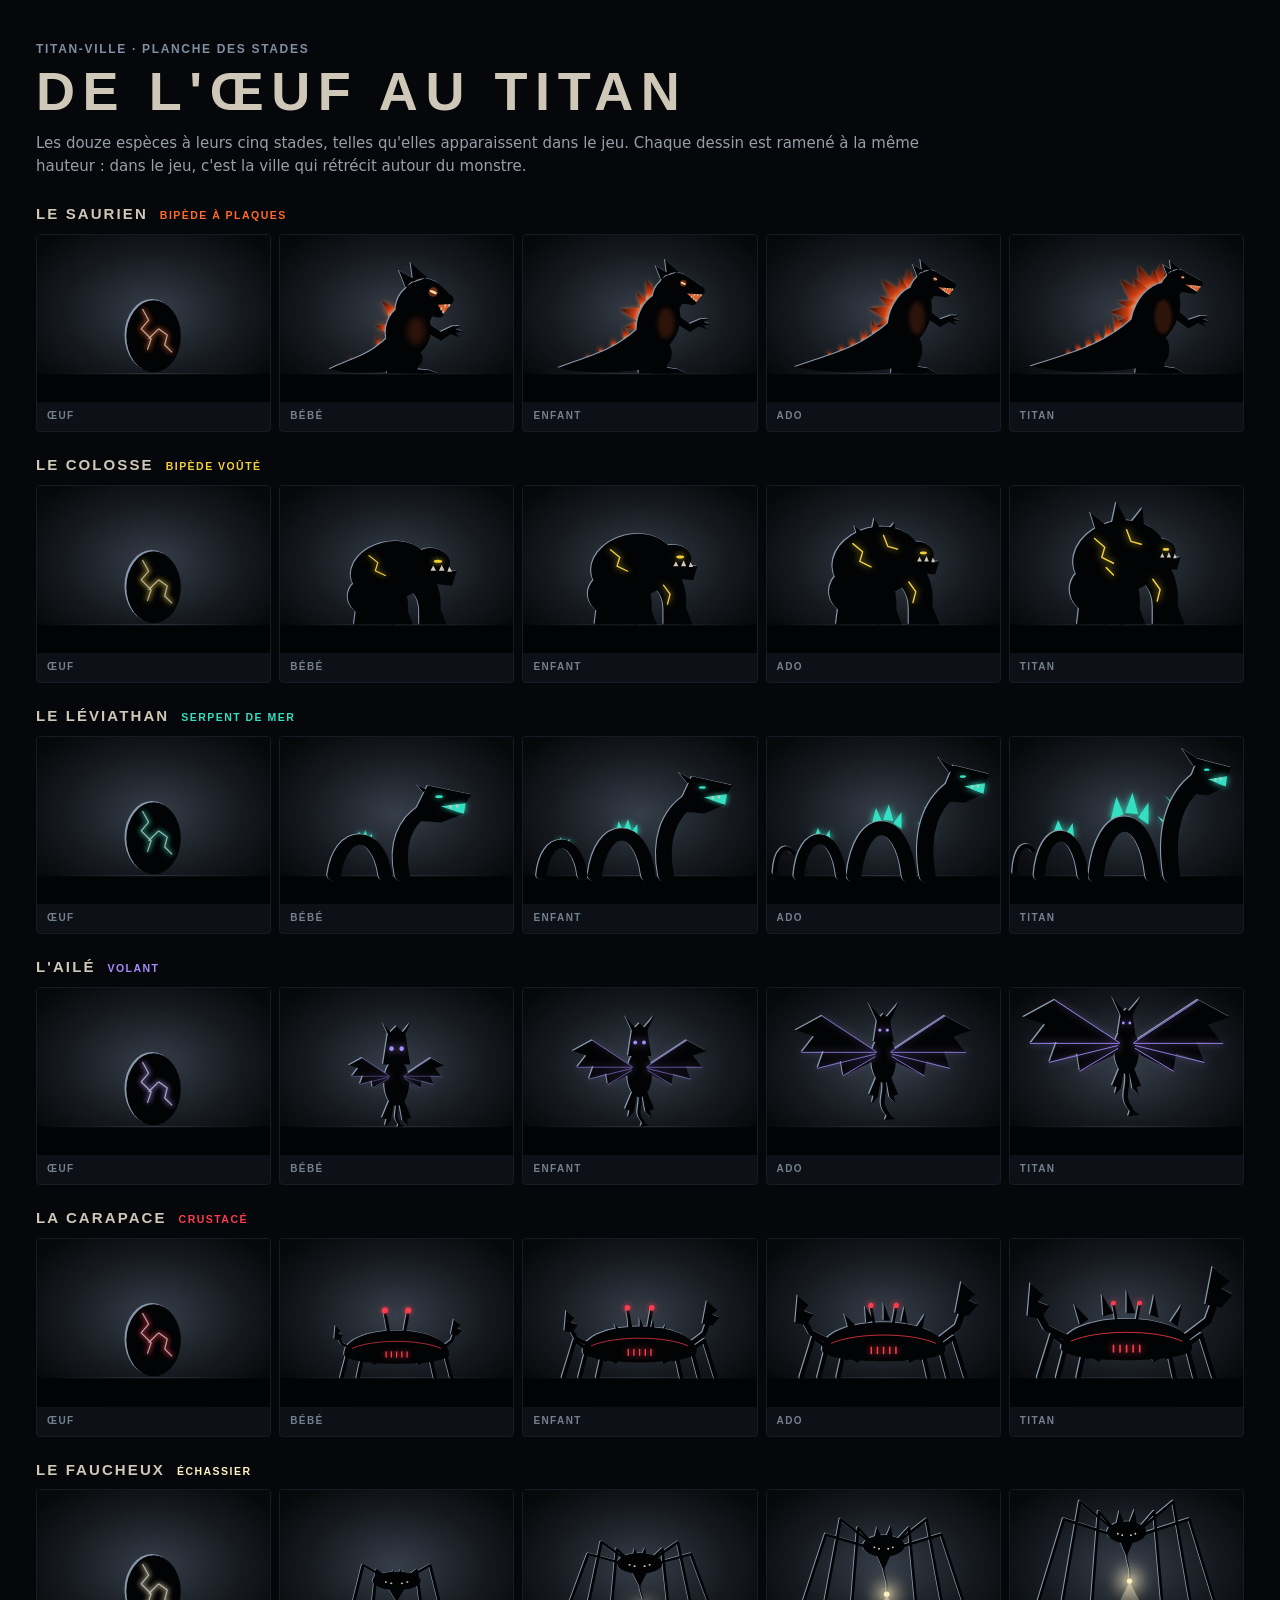
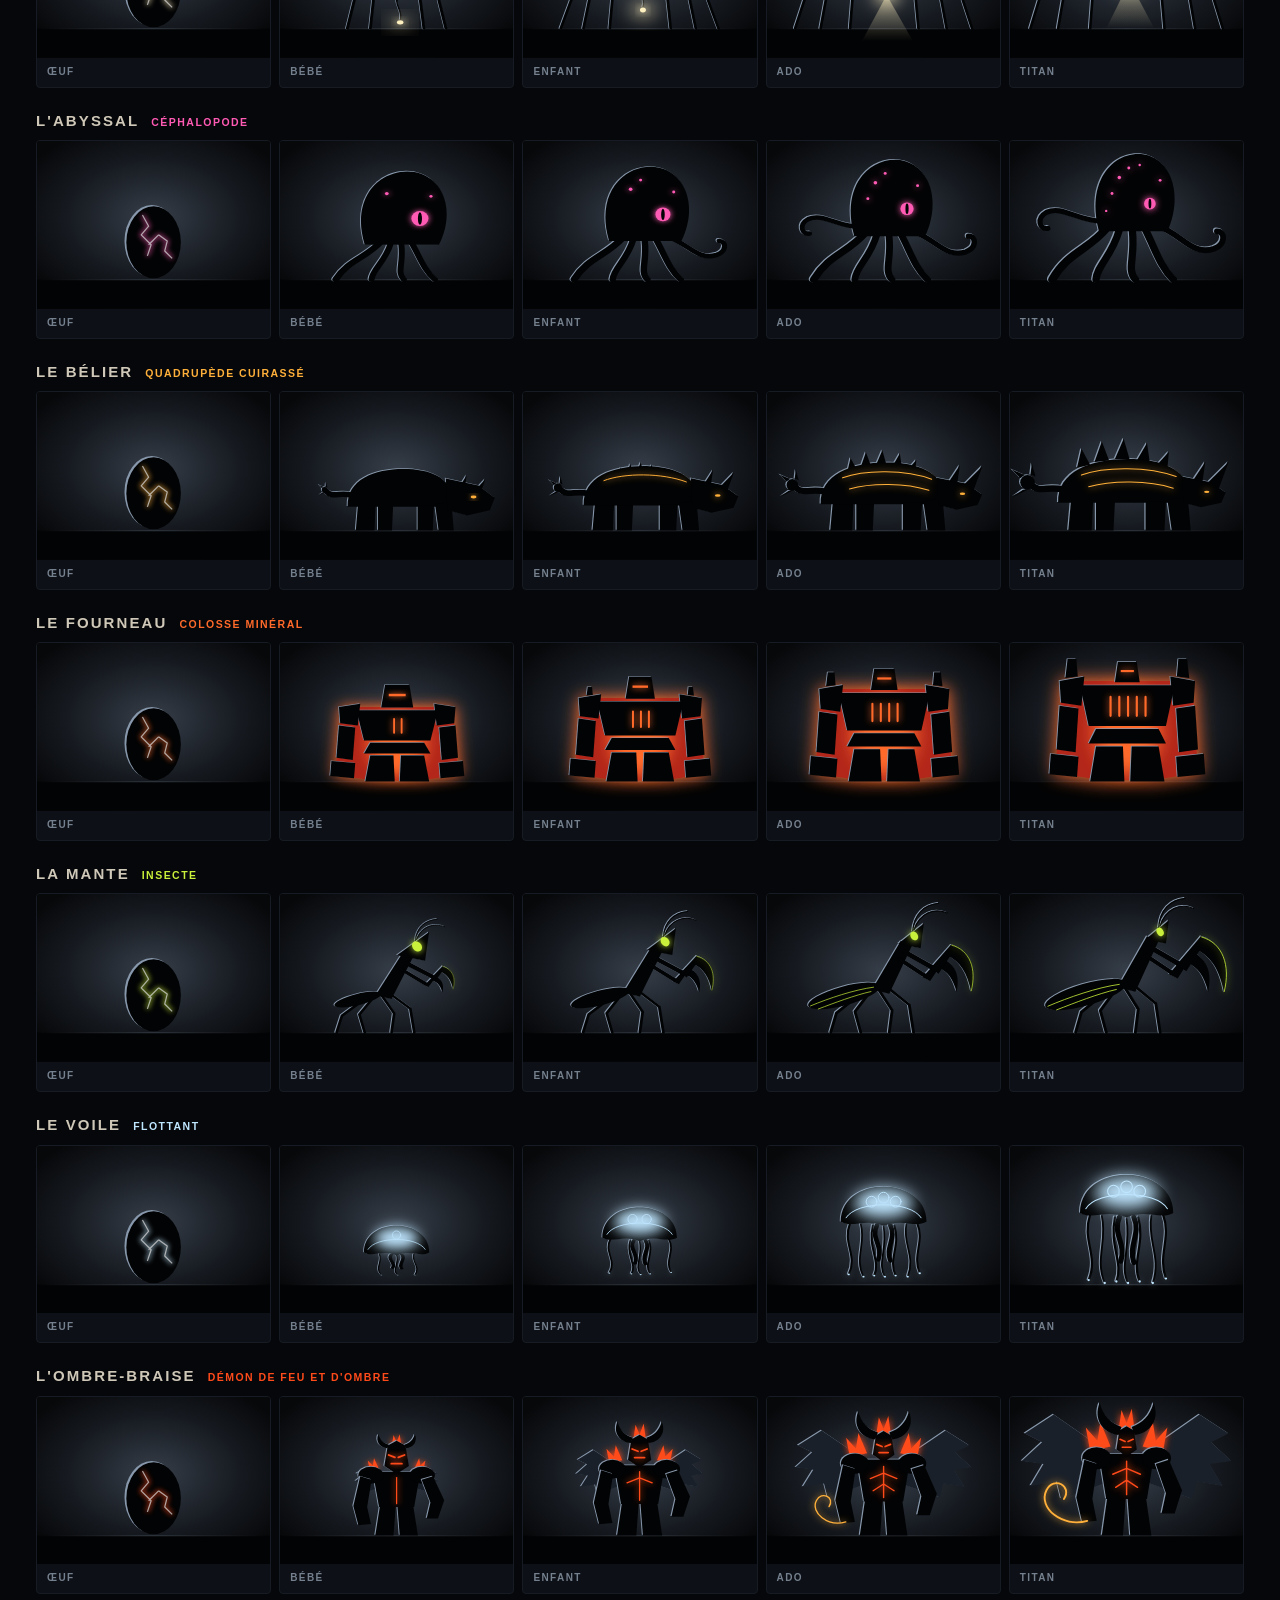
<file: stades.html>
<!doctype html>
<html lang="fr">
<head>
<meta charset="utf-8">
<meta name="viewport" content="width=device-width,initial-scale=1">
<title>Titan-Ville — les stades</title>
<style>
:root{--fond:#06070a;--ardoise:#0d1016;--trait:#171c24;--acier:#75808e;--os:#cfc8b8}
*{box-sizing:border-box}
html,body{margin:0;background:var(--fond);color:var(--os);font-family:"Segoe UI",system-ui,sans-serif;font-size:15px;line-height:1.5}
.t{font-family:Bahnschrift,"DIN Condensed","Roboto Condensed","Arial Narrow",sans-serif;text-transform:uppercase;letter-spacing:.14em;font-weight:600}
.page{max-width:1240px;margin:0 auto;padding:40px 16px 70px}
h1{margin:6px 0 0;font-size:clamp(28px,5vw,54px);line-height:1;letter-spacing:.1em}
.sub{font-size:12px;color:#7f8fa3}
.lead{margin:14px 0 26px;color:#979fa9;max-width:60em}
.rang{margin-top:22px}
.rang h2{margin:0 0 8px;font-size:15px;display:flex;gap:12px;align-items:baseline}
.rang h2 i{font-style:normal;font-size:10.5px}
.g{display:grid;grid-template-columns:repeat(5,1fr);gap:8px}
.c{background:var(--ardoise);border:1px solid var(--trait);border-radius:4px;overflow:hidden}
.c svg{display:block;width:100%;height:auto;background:#07080a}
.c b{display:block;padding:6px 10px 8px;font-size:10px;color:var(--acier)}
.lm{opacity:var(--gl,1)}
@media(max-width:700px){.g{grid-template-columns:repeat(2,1fr)}}
</style>
</head>
<body>
<svg style="position:absolute;width:0;height:0" aria-hidden="true"><defs>
<filter id="b2" x="-50%" y="-50%" width="200%" height="200%"><feGaussianBlur stdDeviation="2"/></filter>
<filter id="b5" x="-80%" y="-80%" width="260%" height="260%"><feGaussianBlur stdDeviation="5"/></filter>
<filter id="b12" x="-100%" y="-100%" width="300%" height="300%"><feGaussianBlur stdDeviation="12"/></filter>
<linearGradient id="pl-braise" x1="0" y1="0" x2="0" y2="1"><stop offset="0" stop-color="#2a0c05"/><stop offset=".6" stop-color="#c93d14"/><stop offset="1" stop-color="#ffc98a"/></linearGradient>
<linearGradient id="beamf" x1="0" y1="0" x2="0" y2="1"><stop offset="0" stop-color="#fff0c0" stop-opacity=".5"/><stop offset="1" stop-color="#fff0c0" stop-opacity="0"/></linearGradient>
<radialGradient id="fog"><stop offset="0" stop-color="#363e49"/><stop offset=".6" stop-color="#161a20"/><stop offset="1" stop-color="#07080a"/></radialGradient>
<linearGradient id="gnd" x1="0" y1="0" x2="1" y2="0"><stop offset="0" stop-color="#55616f" stop-opacity="0"/><stop offset=".5" stop-color="#55616f" stop-opacity=".8"/><stop offset="1" stop-color="#55616f" stop-opacity="0"/></linearGradient>
</defs></svg>
<div class="page">
  <div class="t sub">Titan-Ville · planche des stades</div>
  <h1 class="t">De l'œuf au Titan</h1>
  <p class="lead">Les douze espèces à leurs cinq stades, telles qu'elles apparaissent dans le jeu. Chaque dessin est ramené à la même hauteur : dans le jeu, c'est la ville qui rétrécit autour du monstre.</p>
  <div id="r"></div>
</div>
<script src="js/art.js"></script>
<script>
const A=TV.art,N=['Œuf','Bébé','Enfant','Ado','Titan'];
const cadre=el=>`<svg viewBox="0 0 320 230"><rect width="320" height="230" fill="#07080a"/><ellipse cx="160" cy="105" rx="200" ry="135" fill="url(#fog)"/><rect y="190" width="320" height="40" fill="#020304"/><rect y="190" width="320" height="1" fill="url(#gnd)"/>${el}</svg>`;
document.getElementById('r').innerHTML=A.SP.map(sp=>`<div class="rang"><h2 class="t">${sp.n}<i class="t" style="color:${sp.c}">${sp.k}</i></h2><div class="g">`
 +N.map((n,st)=>`<div class="c">${cadre(st?sp.draw(st):`<g transform="translate(160,190) scale(1.7)">${A.egg(sp.c,.8)}</g>`)}<b class="t">${n}</b></div>`).join('')+`</div></div>`).join('');
</script>
</body>
</html>
</file>
<file: app.css>
:root{--fond:#06070a;--ardoise:#0d1016;--trait:#171c24;--bord:#323a45;--acier:#75808e;--os:#cfc8b8;--lune:#7f8fa3;--braise:#ff6a2a}
*{box-sizing:border-box;-webkit-tap-highlight-color:transparent}
html,body{margin:0;height:100%;background:#020304;color:var(--os);font-family:"Segoe UI",system-ui,sans-serif;font-size:15px;line-height:1.5;overscroll-behavior:none}
button,input{font:inherit;color:inherit}
.t{font-family:Bahnschrift,"DIN Condensed","Roboto Condensed","Arial Narrow",sans-serif;text-transform:uppercase;letter-spacing:.14em;font-weight:600}
#app{position:relative;height:100vh;height:100dvh;max-width:480px;margin:0 auto;background:var(--fond);overflow:hidden}
.ecran{display:none;height:100%}
h1{margin:0;line-height:1}
.sub{font-size:10.5px;color:var(--acier)}
.lm{opacity:var(--gl,1)}

/* ----- choix de l'œuf ----- */
#accueil.on,#fiche.on{display:block;overflow-y:auto;padding:30px 16px 40px}
#accueil h1{font-size:30px;margin-top:6px}
.lead{color:#979fa9;font-size:14px;margin:12px 0 20px}
#especes{display:grid;grid-template-columns:1fr 1fr;gap:10px}
.esp{background:var(--ardoise);border:1px solid var(--trait);border-radius:4px;padding:0;overflow:hidden;text-align:left;cursor:pointer;display:block}
.esp svg,#fiche-dessin svg{display:block;width:100%;height:auto;background:#07080a}
.esp b{display:block;padding:8px 10px 0;font-size:12px}
.esp i{display:block;padding:1px 10px 10px;font-size:9px;font-style:normal}
.lien{background:none;border:0;padding:6px 0;color:var(--acier);font-size:11px;cursor:pointer}
#fiche-dessin{margin:12px -16px 16px;border-block:1px solid var(--trait)}
#fiche h1{font-size:26px}
#fiche p{color:#a3abb5;font-size:14px;margin:10px 0 0}
#fiche label{display:block;margin-top:22px;font-size:10.5px;color:var(--acier)}
#nom{width:100%;margin-top:6px;padding:11px 12px;background:var(--ardoise);border:1px solid var(--bord);border-radius:4px;font-size:17px;letter-spacing:.08em;text-transform:uppercase}
#nom:focus{outline:none;border-color:var(--braise)}
.gros{width:100%;margin-top:14px;padding:14px;background:none;border:1px solid var(--braise);color:var(--braise);border-radius:4px;font-size:13px;cursor:pointer}
.gros:active{background:#ff6a2a22}

/* ----- le jeu ----- */
#jeu.on{display:flex;flex-direction:column}
header{padding:16px 20px 8px;flex:none}
.tete{display:flex;justify-content:space-between;align-items:flex-start}
#nm{font-size:22px}
#sub{margin-top:5px}
.rond{width:38px;height:38px;border-radius:50%;background:none;border:1px solid var(--bord);color:var(--os);display:grid;place-items:center;cursor:pointer;padding:0}
.jauges{display:grid;grid-template-columns:1fr 1fr 1fr;gap:9px 14px;margin-top:14px}
.jg{font-size:9px;color:var(--acier)}
.jg div{display:flex;justify-content:space-between}
.jg span{color:var(--os)}
.jg u{display:block;height:2px;background:#1f252d;margin-top:4px;position:relative}
.jg u:after{content:"";position:absolute;inset:0 auto 0 0;width:var(--v);background:var(--c,var(--os));transition:width .4s}
.jg.ev{grid-column:1/-1}
.jg.ev u{height:3px}
.jg.ev u:after{background:var(--c)}
.jg.ev.gain span{color:var(--c)}
.jg.ev.gain u{box-shadow:0 0 9px var(--c)}
/* chaque jauge a sa couleur ; en alerte, elle clignote et son chiffre prend la couleur */
.jg.hot{animation:alerte .65s ease-in-out infinite alternate}
.jg.hot div{color:var(--os)}
.jg.hot span{color:var(--c,var(--braise))}
.jg.hot u{box-shadow:0 0 7px var(--c,var(--braise))}
@keyframes alerte{from{opacity:1}to{opacity:.45}}
.dep{margin-top:11px;min-height:17px;font-size:11.5px;color:#a3abb5;white-space:nowrap;overflow:hidden;text-overflow:ellipsis}
.dep:before{content:"";display:inline-block;width:5px;height:5px;border-radius:50%;background:var(--braise);margin-right:8px;vertical-align:1px}
.dep:empty:before{display:none}
main{flex:1;min-height:0;position:relative;border-block:1px solid var(--trait)}
#scene{position:absolute;inset:0;width:100%;height:100%;display:block;touch-action:none;user-select:none}
#msg{position:absolute;left:0;right:0;bottom:10px;text-align:center;font-size:10px;color:var(--acier);pointer-events:none;padding:0 12px;text-shadow:0 0 6px #000,0 0 6px #000}
#msg.hot{color:var(--braise)}
#bar{flex:none;display:flex;justify-content:space-around;align-items:flex-start;padding:12px 6px calc(12px + env(safe-area-inset-bottom))}
#bar button{background:none;border:0;padding:0;display:flex;flex-direction:column;align-items:center;gap:6px;color:var(--os);cursor:pointer;min-width:56px}
#bar button i{width:46px;height:46px;border-radius:50%;border:1px solid var(--bord);display:grid;place-items:center}
#bar button span{font-size:8.5px;color:var(--acier)}
#bar button.hot{color:var(--braise)}
#bar button.hot i{border-color:var(--braise)}
#bar button.hot span{color:var(--braise)}
#bar button.grand i{width:58px;height:58px}
#bar button:active i{background:#ffffff10}
#bar button[disabled]{opacity:.3}

/* ----- animations de scène ----- */
#mi.bite{animation:bite .3s}
#mi.hit{animation:hit .4s}
#mi.hop{animation:hop .5s}
#mi.roar{animation:roar .7s}
@keyframes bite{50%{transform:translate(10px,-6px)}}
@keyframes hit{35%{transform:translate(-8px,0)}60%{transform:translate(18px,2px)}}
@keyframes hop{40%{transform:translate(0,-14px)}}
@keyframes roar{20%,80%{transform:translate(3px,-4px)}40%,60%{transform:translate(5px,-6px)}}
#scene.shake{animation:shake .32s}
@keyframes shake{25%{transform:translate(-3px,2px)}50%{transform:translate(3px,-2px)}75%{transform:translate(-2px,1px)}}
.ring{fill:none;stroke:var(--os);stroke-width:1.5;opacity:0;animation:ring .9s ease-out}
@keyframes ring{0%{opacity:.7;r:6px}100%{opacity:0;r:150px}}
.rotor{animation:rotor .12s linear infinite alternate;transform-origin:0 0}
@keyframes rotor{to{transform:scaleX(.25)}}
.flamme{animation:flamme .5s ease-in-out infinite alternate;transform-box:fill-box;transform-origin:50% 100%}
@keyframes flamme{to{transform:scaleY(.7)}}
.pop{font-size:9.5px;text-anchor:middle;paint-order:stroke;stroke:#020304;stroke-width:2.5px;animation:pop 1.25s ease-out forwards}
@keyframes pop{0%{opacity:0;transform:translateY(4px)}15%{opacity:1}70%{opacity:1}100%{opacity:0;transform:translateY(-30px)}}
.vol0{animation:vol0 .8s ease-out forwards}.vol1{animation:vol1 .8s ease-out forwards}.vol2{animation:vol2 .8s ease-out forwards}
@keyframes vol0{to{transform:translate(18px,0) rotate(50deg);opacity:.5}}
@keyframes vol1{to{transform:translate(95px,-34px) rotate(240deg);opacity:0}}
@keyframes vol2{to{transform:translate(190px,-80px) rotate(480deg);opacity:0}}
#rouge{opacity:0;transition:opacity .3s}
.frz #rouge{animation:rouge .7s ease-in-out infinite alternate}
@keyframes rouge{from{opacity:.1}to{opacity:.26}}
#bar button.bat i{animation:bat .6s ease-in-out infinite alternate}
@keyframes bat{to{box-shadow:0 0 16px #ff6a2a99;background:#ff6a2a22}}
/* sommeil : il respire, sa lueur bat lentement, la tanière s'assombrit, de la buée monte */
#mi.dort{animation:dodo 4.2s ease-in-out infinite;transform-box:fill-box;transform-origin:50% 100%}
@keyframes dodo{50%{transform:scale(.985,1.035)}}
#mi.dort .lm{animation:lueur 4.2s ease-in-out infinite}
@keyframes lueur{0%,100%{opacity:.08}50%{opacity:.36}}
#nuit{opacity:0;transition:opacity 1.4s}
.dort #nuit{opacity:.5}
.souffle{fill:#8d9aaa;opacity:0;transform-box:fill-box;transform-origin:center;animation:souffle 3.6s ease-out forwards}
@keyframes souffle{0%{opacity:0;transform:translate(0,0) scale(.4)}20%{opacity:.4}100%{opacity:0;transform:translate(12px,-36px) scale(2.4)}}
/* lavage */
.suie{fill:#6b7480;opacity:.6}
.goutte{fill:#bfe6ff;animation:goutte .9s ease-in forwards}
@keyframes goutte{0%{opacity:.9}100%{opacity:0;transform:translateY(26px)}}
.wash #pluie{opacity:.55}
#pluie{opacity:0;transition:opacity .4s}
.wash #pluie{opacity:1}
/* l'armée : traits des balles, obus, explosions, cible au sol ; le monstre encaisse, sa lueur vacille quand il est blessé */
.trace{fill:none;stroke:#ffd9a8;stroke-width:.9;stroke-linecap:round;opacity:0;animation:trace .16s linear}
@keyframes trace{0%{opacity:.95}100%{opacity:0}}
.boum{fill:#ffd9a8;transform-box:fill-box;transform-origin:center;animation:boum .42s ease-out forwards}
@keyframes boum{0%{opacity:.95;transform:scale(.2)}100%{opacity:0;transform:scale(1.25)}}
.cible{fill:none;stroke:#ff3b4e;stroke-width:1.3;animation:alerte .18s linear infinite alternate}
#mi.touche{animation:touche .24s}
@keyframes touche{30%{transform:translate(-6px,1px)}}
#mi.blesse .lm{animation:vacille 1.3s linear infinite}
@keyframes vacille{0%,7%,15%,50%,57%,100%{opacity:var(--gl)}10%{opacity:.04}53%{opacity:.1}}
.fade{animation:fade .35s forwards}
@keyframes fade{to{opacity:0}}

/* ----- panneaux ----- */
#voile{position:absolute;inset:0;background:#020304e6;display:none;overflow-y:auto;padding:28px 18px}
#voile.on{display:block}
#panneau h2{margin:0 0 4px;font-size:22px}
#panneau .ligne{display:flex;gap:14px;padding:9px 0;border-top:1px solid var(--trait);font-size:13.5px}
#panneau .ligne span{flex:0 0 96px;font-size:10px;color:var(--acier);padding-top:3px}
#panneau p{color:#a3abb5;font-size:14px}
#panneau .vide{color:var(--acier);font-size:13px;padding:14px 0}
#panneau .bilan{font-size:11px;color:var(--acier);margin:10px 0 16px}
.gros.sec{border-color:var(--bord);color:var(--os);margin:0 0 6px}
#panneau h3{margin:22px 0 4px;font-size:11px;color:var(--acier)}

/* ----- le monstre vivant : chaque partie mobile porte une classe posée par art.js ----- */
#mi{transform-box:fill-box;transform-origin:50% 100%;animation:respire 3.8s ease-in-out infinite}
@keyframes respire{50%{transform:scale(.994,1.012)}}
#mi .qu{animation:queue 3.4s ease-in-out infinite alternate}
@keyframes queue{from{transform:rotate(-2.2deg)}to{transform:rotate(2.6deg)}}
#mi .co{animation:cou 4s ease-in-out infinite alternate}
@keyframes cou{from{transform:rotate(-2deg)}to{transform:rotate(2.5deg)}}
#mi .oa{animation:onde 2.6s ease-in-out infinite alternate}
#mi .ob{animation:onde 2.6s ease-in-out infinite alternate-reverse}
@keyframes onde{from{transform:translateY(0)}to{transform:translateY(-4px)}}
#mi .ta{animation:tent 2.8s ease-in-out infinite alternate}
#mi .tb{animation:tent 2.8s ease-in-out infinite alternate-reverse}
@keyframes tent{from{transform:rotate(-3.5deg)}to{transform:rotate(3.5deg)}}
#mi .fl{animation:flotte 3.2s ease-in-out infinite alternate}
@keyframes flotte{from{transform:translateY(0)}to{transform:translateY(-5px)}}
#mi .fa{animation:fanal 2.9s ease-in-out infinite alternate}
@keyframes fanal{from{transform:rotate(-6deg)}to{transform:rotate(6deg)}}
#mi .ai{animation:aile 1.5s ease-in-out infinite alternate}
#mi .aj{animation:ailj 1.5s ease-in-out infinite alternate}
@keyframes aile{from{transform:rotate(-6deg)}to{transform:rotate(7deg)}}
@keyframes ailj{from{transform:rotate(6deg)}to{transform:rotate(-7deg)}}
#mi .oe{animation:cligne 5.6s infinite}
@keyframes cligne{0%,93%,100%{transform:scaleY(1)}96%{transform:scaleY(.08)}}
#mi.marche .pa{animation:pas .5s ease-in-out infinite alternate}
#mi.marche .pb{animation:pas .5s ease-in-out infinite alternate-reverse}
@keyframes pas{from{transform:rotate(-10deg)}to{transform:rotate(10deg)}}
#mi.marche .pc{animation:leve .36s ease-in-out infinite alternate}
#mi.marche .pd{animation:leve .36s ease-in-out infinite alternate-reverse}
@keyframes leve{from{transform:translateY(0)}to{transform:translateY(-6px)}}
#mi.marche .qu{animation-duration:.5s}
#mi.marche .ta,#mi.marche .tb{animation-duration:.6s}
#mi.bite .te{animation:mord .32s}
@keyframes mord{35%{transform:rotate(-16deg)}70%{transform:rotate(6deg)}}
#mi.hit .te{animation:mord .42s}
#mi.hit .br{animation:frappe .42s}
#mi.hit .bs{animation:frappf .42s}
@keyframes frappe{30%{transform:rotate(-38deg)}62%{transform:rotate(30deg)}}
@keyframes frappf{30%{transform:rotate(38deg)}62%{transform:rotate(-30deg)}}
#mi.roar .te{animation:hurle .7s}
@keyframes hurle{15%,85%{transform:rotate(-18deg)}50%{transform:rotate(-22deg)}}
#mi.nait{animation:nait .9s cubic-bezier(.2,1.4,.4,1)}
@keyframes nait{from{transform:scale(.15);opacity:0}}
.tape{transform-box:fill-box;transform-origin:50% 100%;animation:tape .28s}
@keyframes tape{30%{transform:rotate(-7deg)}65%{transform:rotate(6deg)}}

/* ----- proies ----- */
.eb.trotte{animation:trotte .5s ease-in-out infinite alternate}
.eb.court{animation:trotte .17s ease-in-out infinite alternate}
@keyframes trotte{to{transform:translateY(-.9px)}}
.eb.tangue{animation:tangue 3s ease-in-out infinite alternate}
@keyframes tangue{from{transform:rotate(-1.5deg)}to{transform:rotate(1.5deg)}}
.gyro{animation:gyro .5s steps(1) infinite}
.gyro.g2{animation-delay:.25s}
@keyframes gyro{50%{opacity:.15}}
.feu-r{animation:feur 1.7s steps(1) infinite}
@keyframes feur{60%{opacity:.15}}

/* ----- destructions ----- */
.eclat{transform-box:fill-box;transform-origin:center;animation:eclat .75s cubic-bezier(.2,.6,.4,1) forwards}
@keyframes eclat{to{transform:translate(var(--dx),var(--dy)) rotate(var(--r));opacity:0}}
.pous{opacity:0;transform-box:fill-box;transform-origin:center;animation:pous 1.35s ease-out forwards}
@keyframes pous{0%{opacity:.75;transform:scale(.3)}100%{opacity:0;transform:scale(1.9) translateY(-8px)}}
.tombe{animation:tombe 1.1s cubic-bezier(.5,0,.9,.6) forwards}
@keyframes tombe{0%{transform:translate(0,0)}10%{transform:translate(-2px,2px)}20%{transform:translate(2px,6px)}100%{transform:translate(0,var(--h))}}
.secoue{animation:secoue .3s}
@keyframes secoue{25%{transform:translate(-2px,0)}50%{transform:translate(2.5px,0)}75%{transform:translate(-1.5px,0)}}

/* ----- décor ----- */
.phare{animation:phare 9s ease-in-out infinite alternate}
.phare.p2{animation-duration:13s;animation-direction:alternate-reverse}
@keyframes phare{from{transform:rotate(-20deg)}to{transform:rotate(16deg)}}
.drip{fill:#8d9aaa;opacity:0;animation:drip 3.4s ease-in infinite}
@keyframes drip{0%{opacity:0;transform:translateY(0)}8%{opacity:.8}70%{opacity:.8;transform:translateY(var(--d))}75%,100%{opacity:0;transform:translateY(var(--d))}}
#aura{mix-blend-mode:screen}

/* ----- météo et grands moments : des calques HTML au-dessus de la scène, animés par la carte graphique ----- */
#meteo,#meteo>div,#fondu{position:absolute;inset:0;pointer-events:none}
#meteo{overflow:hidden}
#meteo>#pluie2{inset:-240px -80px 0 -80px;opacity:0;transition:opacity .6s;background-size:80px 240px;animation:pluie .55s linear infinite;will-change:transform}
main.ville #meteo>#pluie2{opacity:.6}
main.lave #meteo>#pluie2{opacity:1}
@keyframes pluie{to{transform:translate(-80px,240px)}}
#meteo>#brume{inset:0 -100% 0 0;opacity:.6;background:radial-gradient(ellipse 30% 20% at 22% 80%,#4a566555,transparent 70%),radial-gradient(ellipse 26% 16% at 62% 66%,#4a566533,transparent 70%),radial-gradient(ellipse 22% 14% at 88% 84%,#4a566544,transparent 70%);background-size:50% 100%;animation:brume 70s linear infinite;will-change:transform}
@keyframes brume{to{transform:translateX(-50%)}}
#eclair{opacity:0;background:#dfe9f5}
#eclair.coup{animation:coup .45s ease-out}
@keyframes coup{0%{opacity:.5}100%{opacity:0}}
#eclair.orage{animation:orage 1s ease-out}
@keyframes orage{0%{opacity:.55}12%{opacity:.05}22%{opacity:.4}100%{opacity:0}}
#fondu{background:#020304;opacity:0;transition:opacity .34s}
#fondu.on{opacity:1;transition:opacity .16s}
#titre{position:absolute;left:0;right:0;top:14%;text-align:center;pointer-events:none;opacity:0}
#titre.on{animation:titre 3.4s ease-out}
@keyframes titre{0%{opacity:0;transform:scale(1.3)}9%{opacity:1;transform:scale(1)}82%{opacity:1}100%{opacity:0}}
#titre small{display:block;font-size:11px;color:var(--braise);letter-spacing:.3em}
#titre b{display:block;font-size:44px;line-height:1.05;margin-top:6px;text-shadow:0 0 22px #000,0 0 6px #000}
#titre i{display:block;font-style:normal;font-size:13px;color:#c3ccd6;max-width:22em;margin:10px auto 0;padding:0 16px;text-shadow:0 0 8px #000,0 0 8px #000}
@media (prefers-reduced-motion:reduce){#mi,#mi *{animation:none!important}#meteo>#pluie2,#meteo>#brume{animation:none}}
</file>
